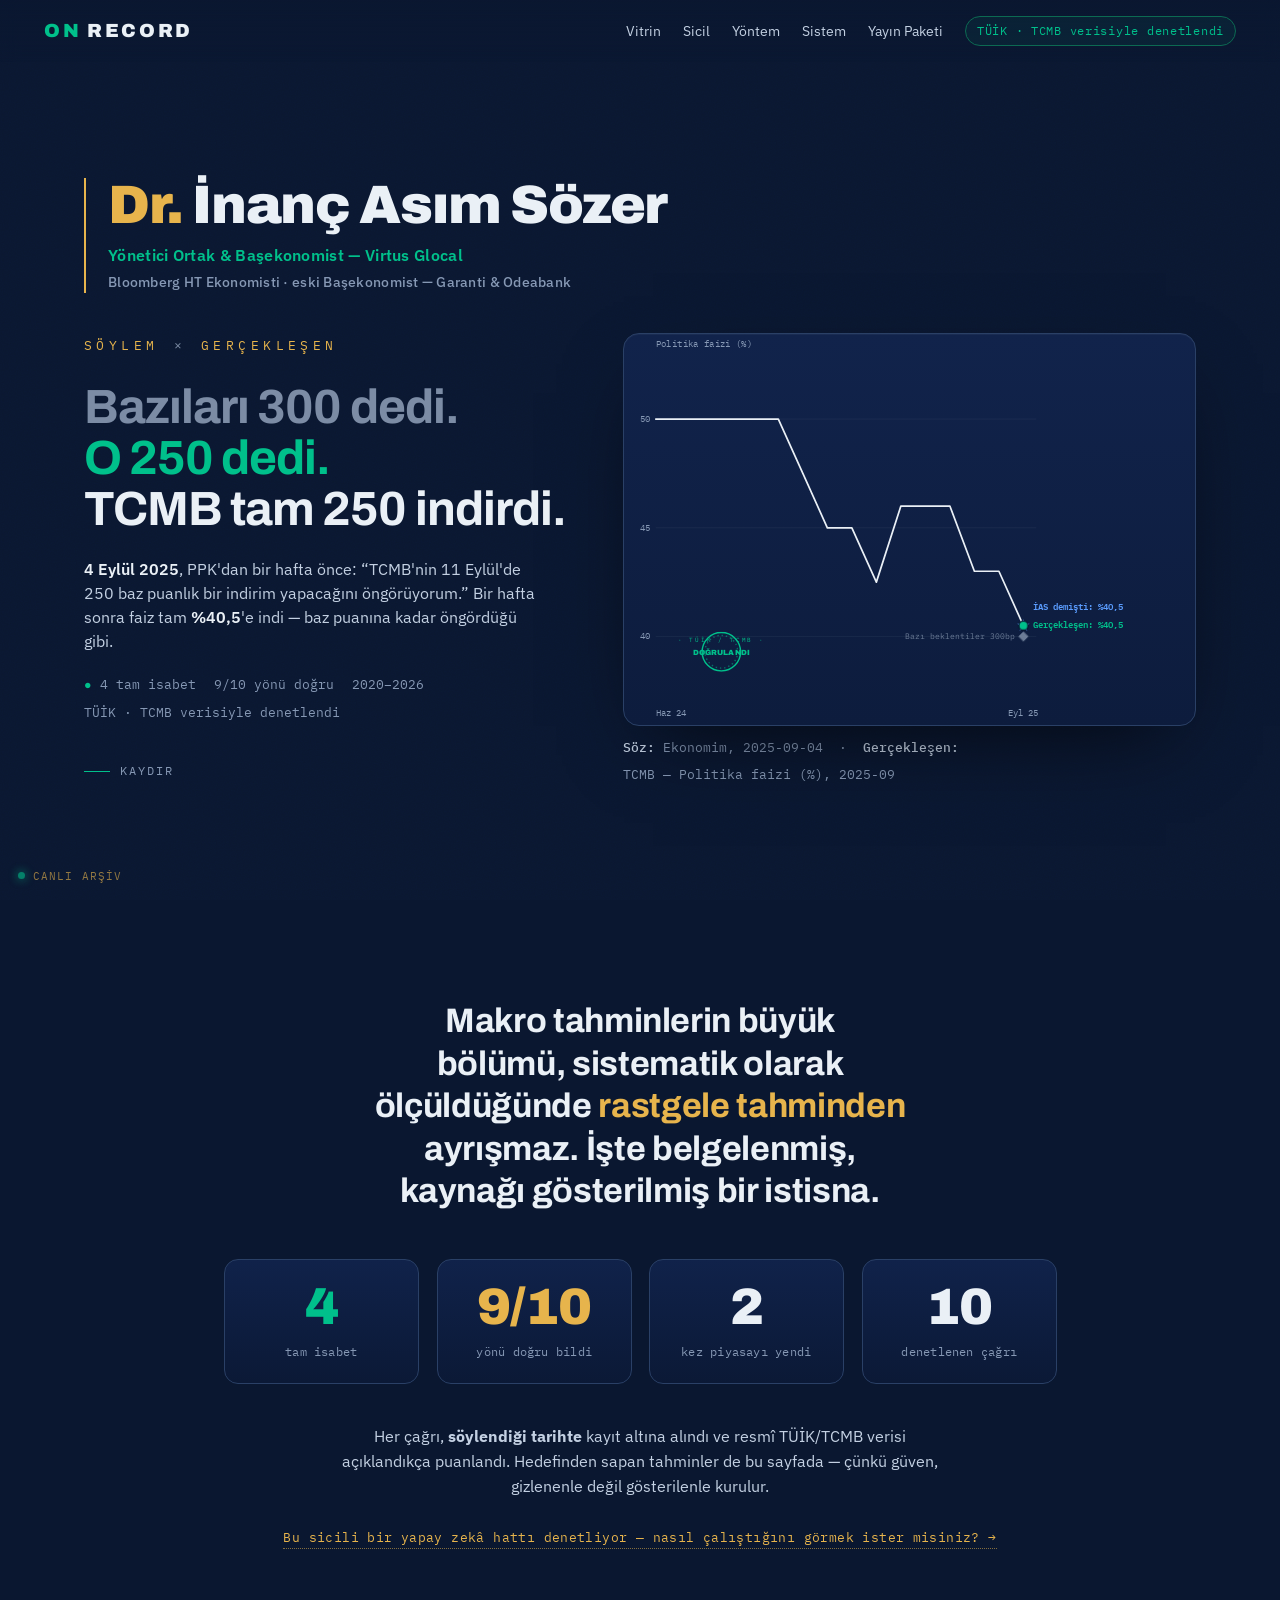
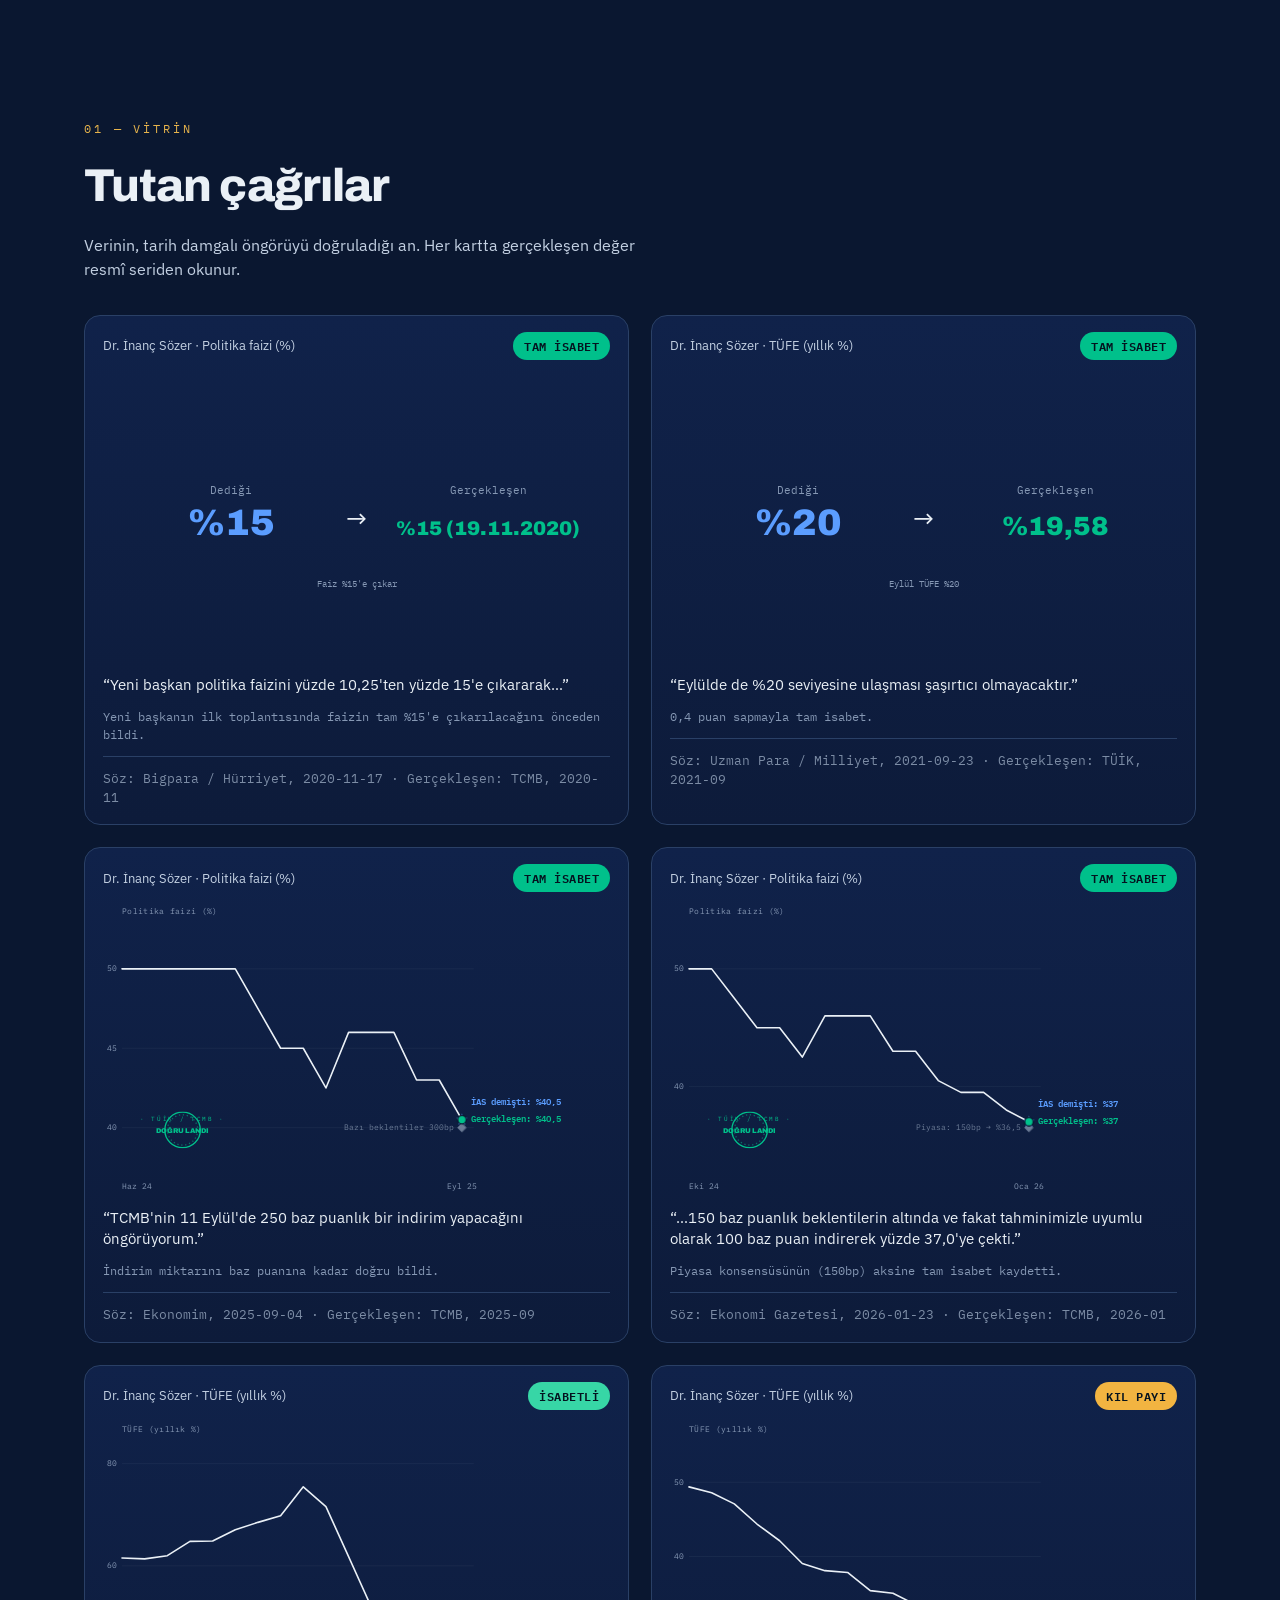
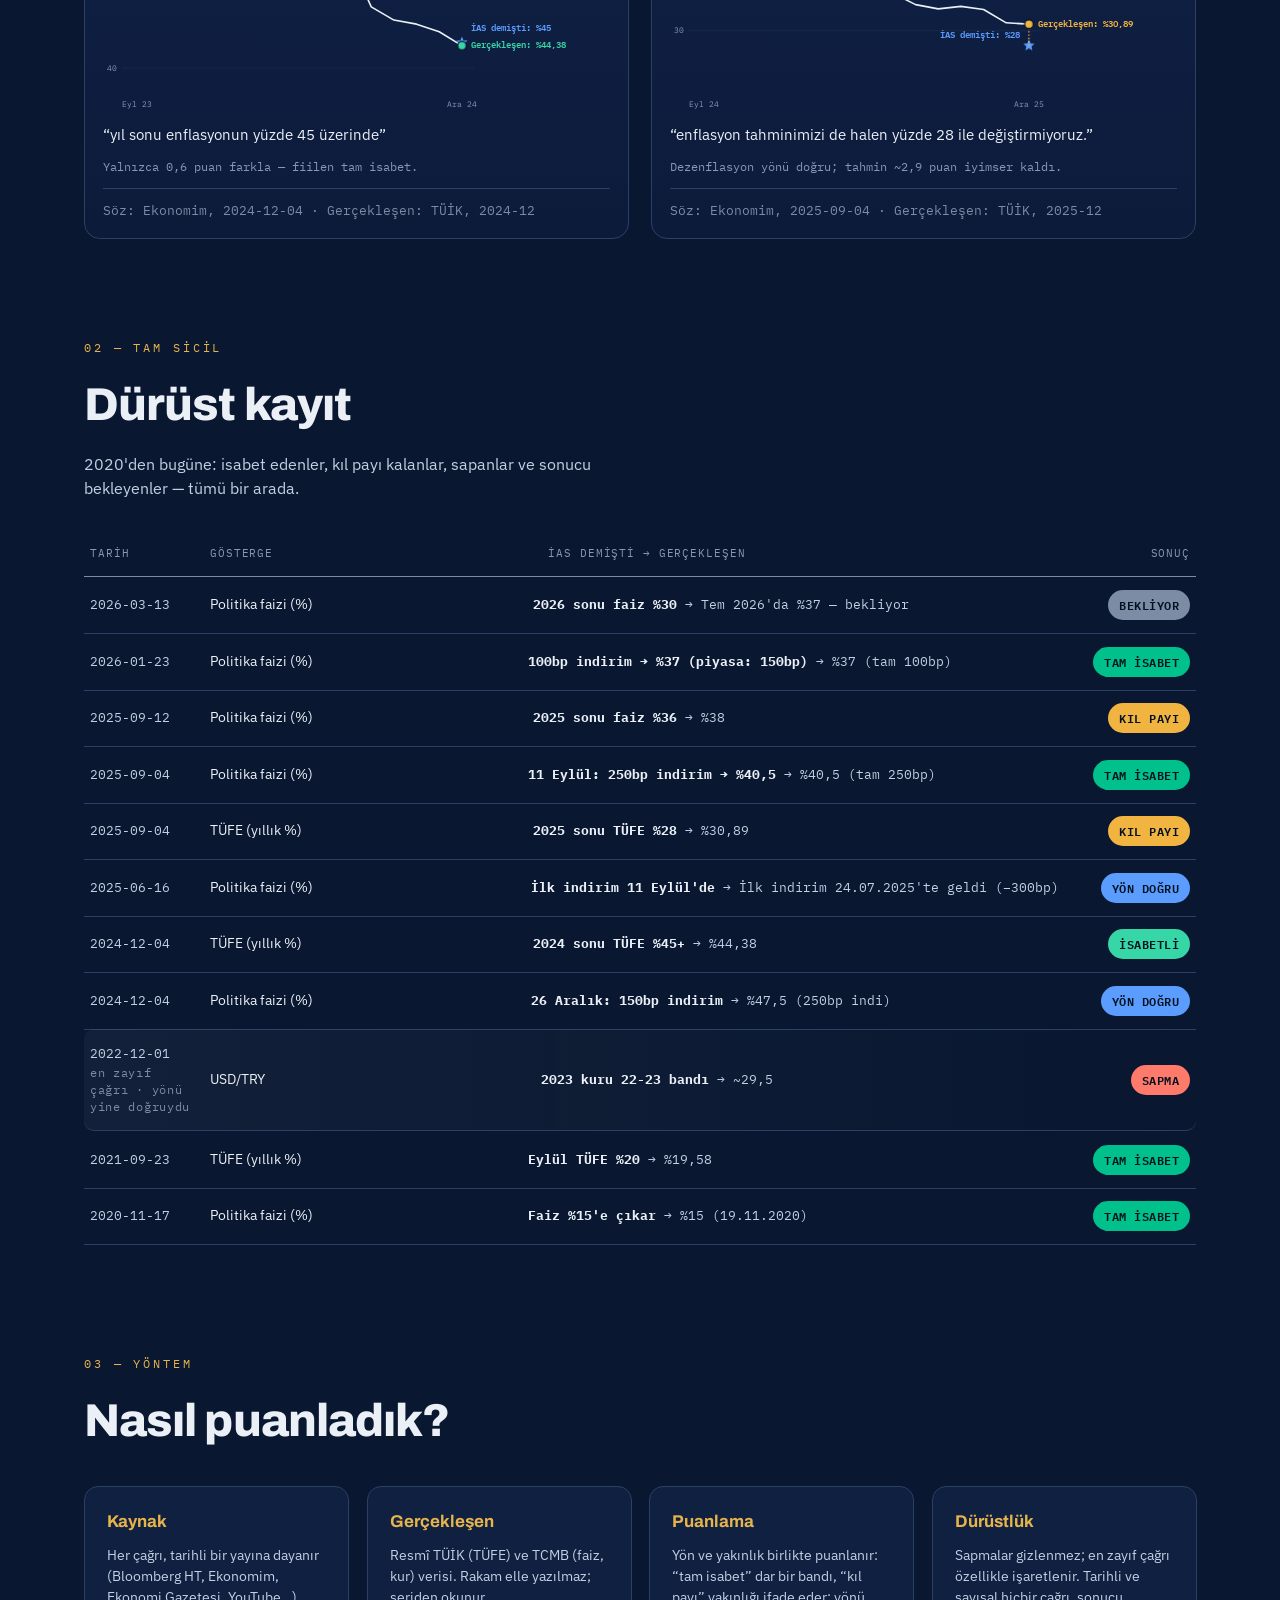
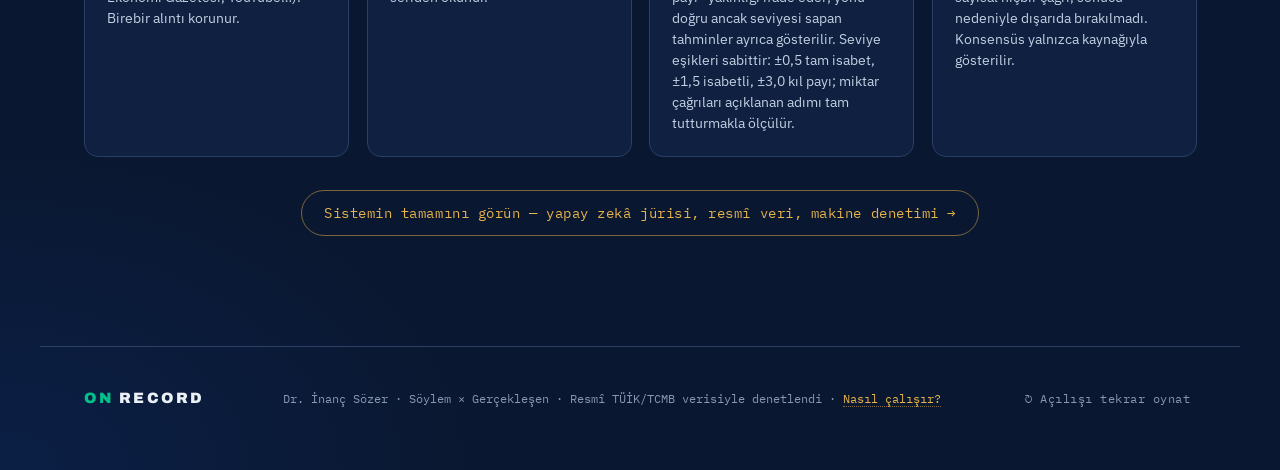
<file: index.html>
<!doctype html>
<html lang="tr">
<head>
<meta charset="utf-8" />
<meta name="viewport" content="width=device-width, initial-scale=1" />
<title>On Record — Dr. İnanç Sözer · Söylem × Gerçekleşen</title>
<meta name="description" content="Dr. İnanç Sözer'in makro çağrıları, resmî TÜİK/TCMB verisiyle tek tek denetlendi. Her söz tarih damgalı; gerçekleşen değer kayıtla örtüşüyor." />
<meta property="og:type" content="website" />
<meta property="og:url" content="https://drinancsozer.com/" />
<meta property="og:title" content="Dr. İnanç Sözer — On Record · Söylem × Gerçekleşen" />
<meta property="og:description" content="Dört tam isabet, on çağrının dokuzunda yön doğru — resmî TÜİK ve TCMB verisiyle denetlendi. Tarihli, kaynaklı, doğrulanmış." />
<meta property="og:image" content="https://drinancsozer.com/og.png" />
<meta property="og:image:width" content="1200" />
<meta property="og:image:height" content="630" />
<meta name="twitter:card" content="summary_large_image" />
<meta name="twitter:title" content="Dr. İnanç Sözer — On Record" />
<meta name="twitter:description" content="Söylem × Gerçekleşen — resmî veriyle doğrulanmış makro çağrılar. Tarihli, denetlenmiş, kaynaklı." />
<meta name="twitter:image" content="https://drinancsozer.com/og.png" />
<!-- installable app (Add to Home Screen) -->
<link rel="manifest" href="manifest.webmanifest" />
<meta name="theme-color" content="#0A1730" />
<link rel="icon" href="icons/icon-192.png" />
<link rel="apple-touch-icon" href="icons/apple-touch-icon.png" />
<meta name="apple-mobile-web-app-capable" content="yes" />
<meta name="apple-mobile-web-app-status-bar-style" content="black-translucent" />
<meta name="apple-mobile-web-app-title" content="On Record" />
<link rel="preconnect" href="https://fonts.googleapis.com">
<link rel="preconnect" href="https://fonts.gstatic.com" crossorigin>
<link href="https://fonts.googleapis.com/css2?family=Archivo:wght@500;700;800;900&family=IBM+Plex+Mono:wght@400;500;600&family=IBM+Plex+Sans:wght@400;500;600;700&display=swap" rel="stylesheet">
<link rel="stylesheet" href="styles.css" />
<link rel="stylesheet" href="gift.css" />
</head>
<body>
<div class="grain" aria-hidden="true"></div>
<div class="live-badge" aria-hidden="true"><span class="gg-dot"></span>CANLI ARŞİV</div>

<header class="topbar">
  <div class="wordmark"><span>ON</span> RECORD</div>
  <nav class="topnav">
    <a href="#vitrin">Vitrin</a>
    <a href="#defter">Sicil</a>
    <a href="#yontem">Yöntem</a>
    <a href="sistem/">Sistem</a>
    <a href="media/">Yayın Paketi</a>
    <span class="src-pill">TÜİK · TCMB verisiyle denetlendi</span>
  </nav>
</header>

<!-- HERO: the "Ben Demiştim" reveal -->
<section class="hero" id="hero">
  <div class="hero-authority">
    <h1 class="ha-name"><span class="dr">Dr.</span> İnanç Asım Sözer</h1>
    <div class="ha-titles">
      <span class="ha-primary">Yönetici Ortak &amp; Başekonomist — Virtus Glocal</span>
      <span class="ha-media">Bloomberg HT Ekonomisti · eski Başekonomist — Garanti &amp; Odeabank</span>
    </div>
  </div>
  <div class="hero-grid">
    <div class="hero-copy">
      <div class="eyebrow">SÖYLEM <span class="x">×</span> GERÇEKLEŞEN</div>
      <div class="hero-quote" id="heroQuote"></div>
      <div class="hero-said" id="heroSaid"></div>
      <div class="hero-meta" id="heroMeta"></div>
      <div class="scrollcue" aria-hidden="true"><span></span>kaydır</div>
    </div>
    <figure class="hero-chart">
      <div class="chart-mount" id="heroChart"></div>
      <figcaption class="prov" id="heroProv"></figcaption>
    </figure>
  </div>
</section>

<!-- THESIS / earned status -->
<section class="thesis">
  <p class="thesis-lead">
    Makro tahminlerin büyük bölümü, sistematik olarak ölçüldüğünde <em>rastgele tahminden</em> ayrışmaz.
    İşte belgelenmiş, kaynağı gösterilmiş bir istisna.
  </p>
  <div class="stats" id="stats"></div>
  <p class="thesis-note">
    Her çağrı, <strong>söylendiği tarihte</strong> kayıt altına alındı ve resmî TÜİK/TCMB verisi
    açıklandıkça puanlandı. Hedefinden sapan tahminler de bu sayfada — çünkü güven, gizlenenle değil gösterilenle kurulur.
  </p>
  <p class="how-tease"><a href="sistem/">Bu sicili bir yapay zekâ hattı denetliyor — nasıl çalıştığını görmek ister misiniz? →</a></p>
</section>

<!-- SHOWCASE -->
<section class="showcase" id="vitrin">
  <div class="section-head">
    <div class="kicker">01 — VİTRİN</div>
    <h2>Tutan çağrılar</h2>
    <p>Verinin, tarih damgalı öngörüyü doğruladığı an. Her kartta gerçekleşen değer resmî seriden okunur.</p>
  </div>
  <div class="cards" id="showcase"></div>
</section>

<!-- LEDGER -->
<section class="ledger" id="defter">
  <div class="section-head">
    <div class="kicker">02 — TAM SİCİL</div>
    <h2>Dürüst kayıt</h2>
    <p>2020'den bugüne: isabet edenler, kıl payı kalanlar, sapanlar ve sonucu bekleyenler — tümü bir arada.</p>
  </div>
  <div class="ledger-table" id="ledger"></div>
</section>

<!-- METHOD -->
<section class="method" id="yontem">
  <div class="section-head"><div class="kicker">03 — YÖNTEM</div><h2>Nasıl puanladık?</h2></div>
  <div class="method-grid">
    <div class="m-card"><h3>Kaynak</h3><p>Her çağrı, tarihli bir yayına dayanır (Bloomberg HT, Ekonomim, Ekonomi Gazetesi, YouTube…). Birebir alıntı korunur.</p></div>
    <div class="m-card"><h3>Gerçekleşen</h3><p>Resmî TÜİK (TÜFE) ve TCMB (faiz, kur) verisi. Rakam elle yazılmaz; seriden okunur.</p></div>
    <div class="m-card"><h3>Puanlama</h3><p>Yön ve yakınlık birlikte puanlanır: “tam isabet” dar bir bandı, “kıl payı” yakınlığı ifade eder; yönü doğru ancak seviyesi sapan tahminler ayrıca gösterilir. Seviye eşikleri sabittir: ±0,5 tam isabet, ±1,5 isabetli, ±3,0 kıl payı; miktar çağrıları açıklanan adımı tam tutturmakla ölçülür.</p></div>
    <div class="m-card"><h3>Dürüstlük</h3><p>Sapmalar gizlenmez; en zayıf çağrı özellikle işaretlenir. Tarihli ve sayısal hiçbir çağrı, sonucu nedeniyle dışarıda bırakılmadı. Konsensüs yalnızca kaynağıyla gösterilir.</p></div>
  </div>
  <div class="method-cta"><a href="sistem/">Sistemin tamamını görün — yapay zekâ jürisi, resmî veri, makine denetimi →</a></div>
</section>

<footer class="foot">
  <div class="wordmark small"><span>ON</span> RECORD</div>
  <div class="foot-note">Dr. İnanç Sözer · Söylem × Gerçekleşen · Resmî TÜİK/TCMB verisiyle denetlendi · <a class="foot-sys" href="sistem/">Nasıl çalışır?</a></div>
  <button class="replay-link" id="replayOpen" type="button">↻ Açılışı tekrar oynat</button>
</footer>

<script src="data.js"></script>
<script src="app.js"></script>
</body>
</html>
</file>
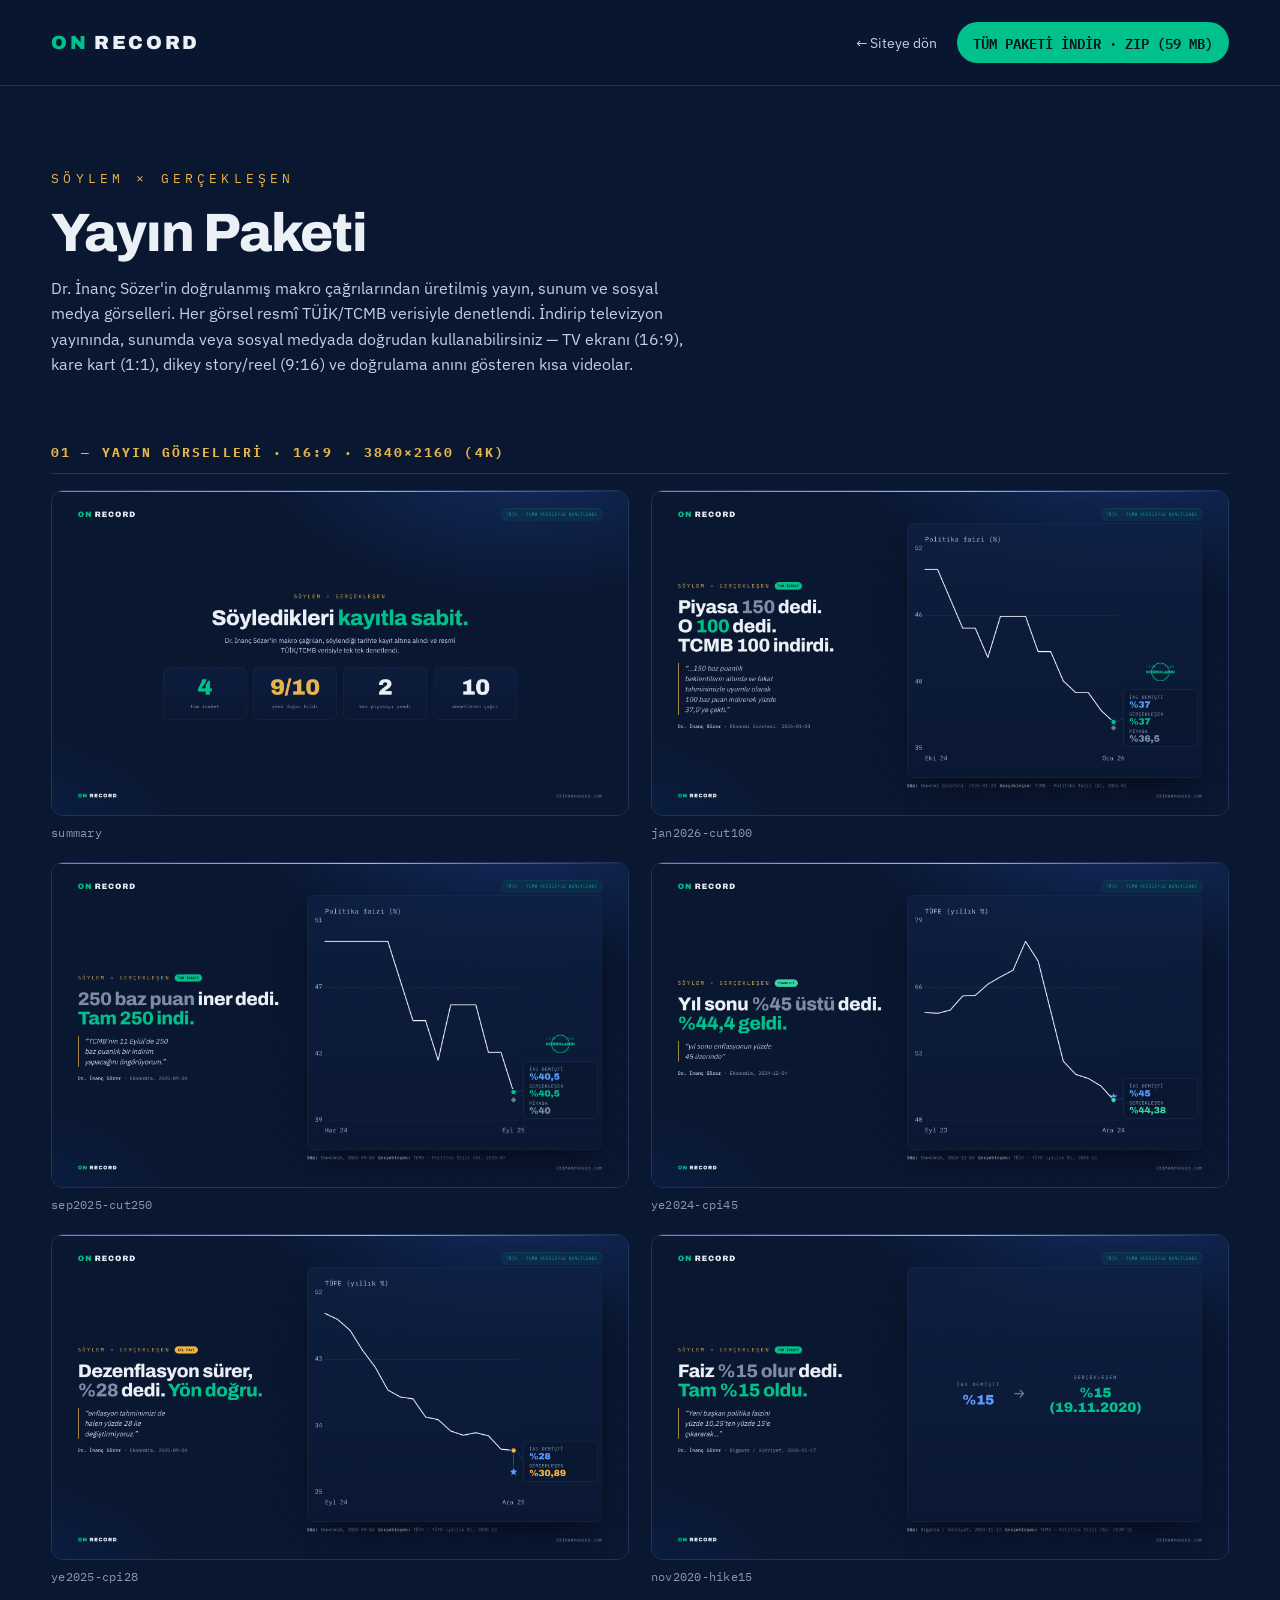
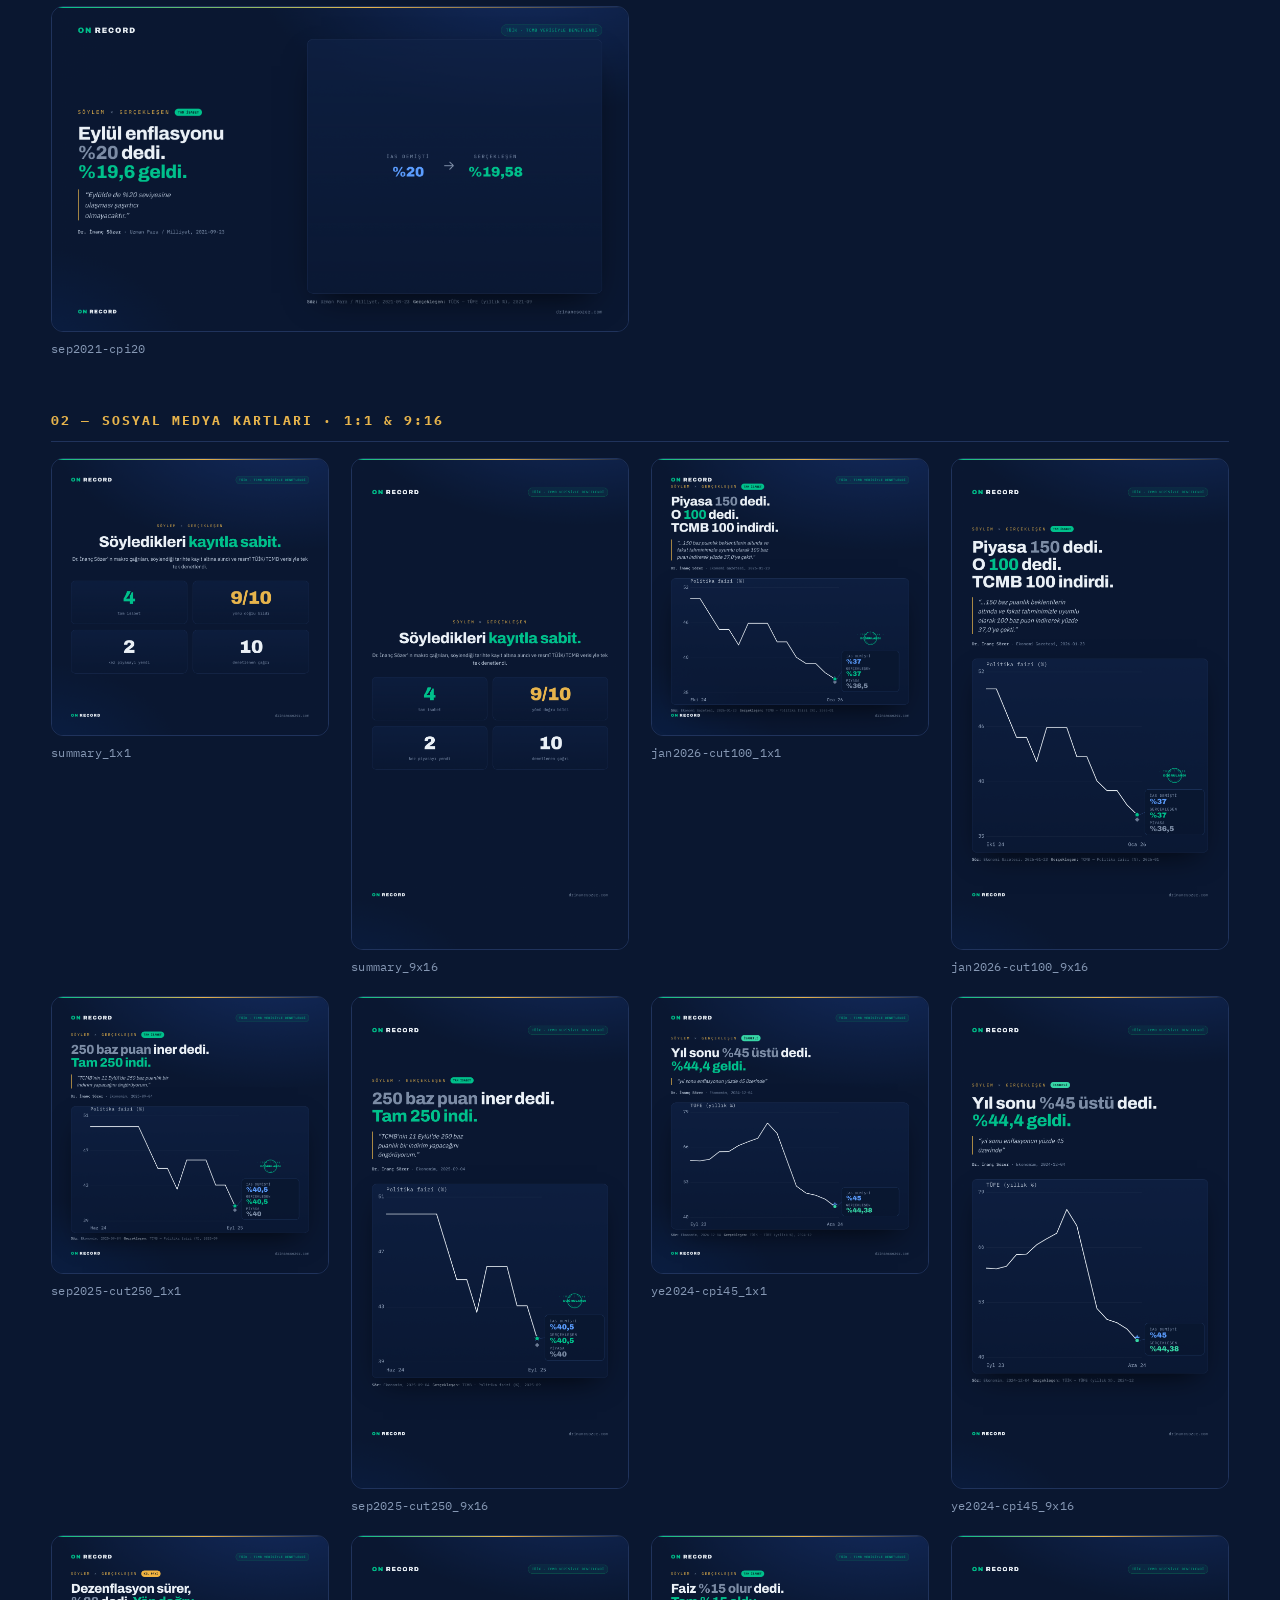
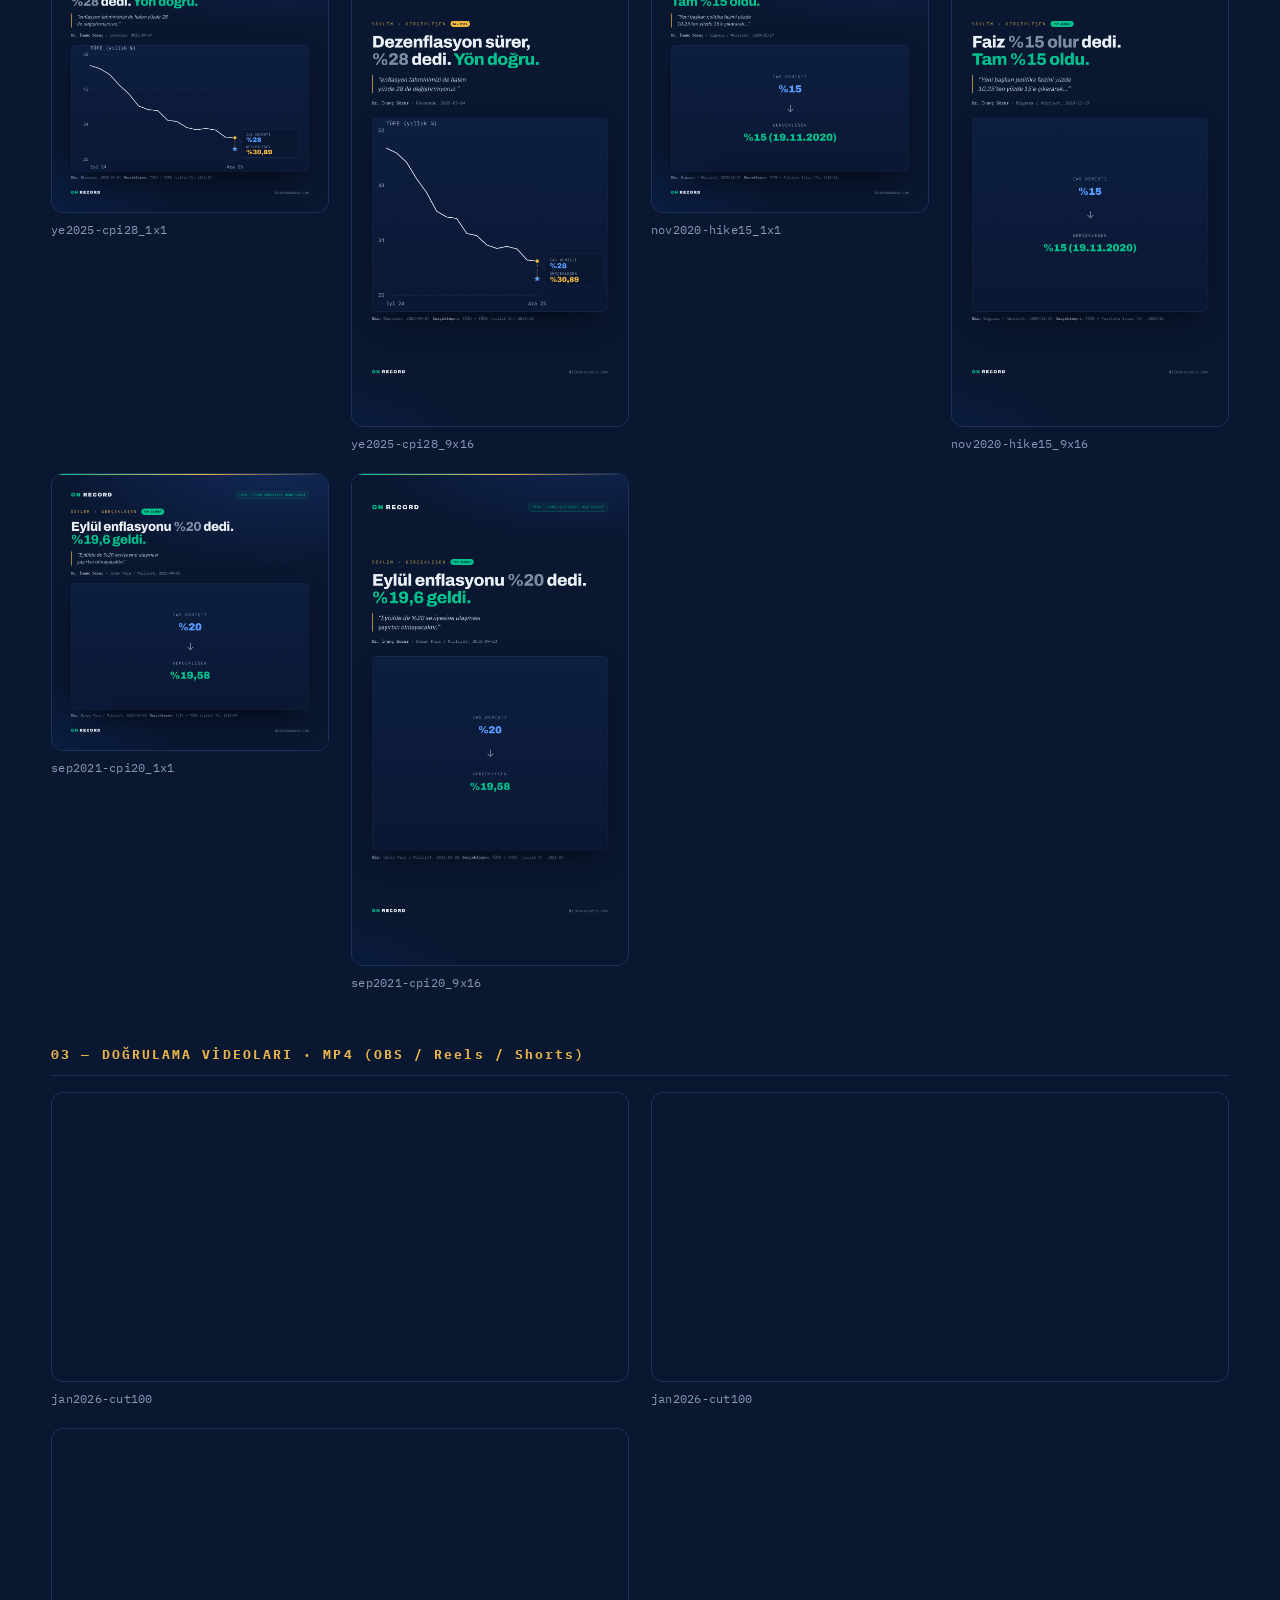
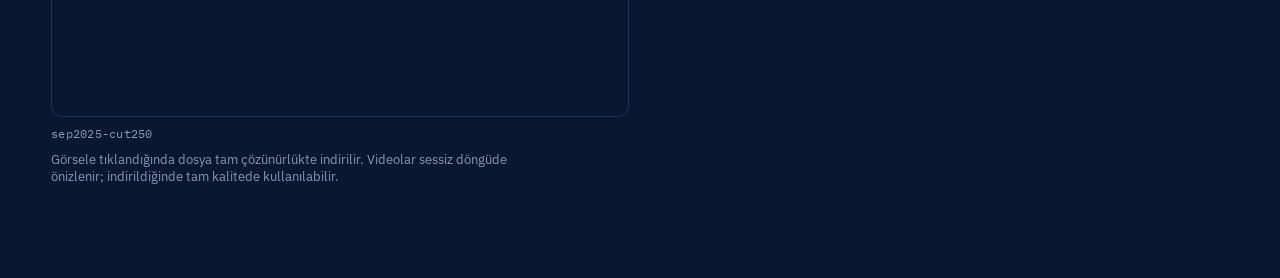
<file: media/index.html>
<!doctype html>
<html lang="tr"><head><meta charset="utf-8">
<meta name="viewport" content="width=device-width, initial-scale=1">
<title>On Record — Yayın Paketi · Dr. İnanç Sözer</title>
<link href="https://fonts.googleapis.com/css2?family=Archivo:wght@700;800;900&family=IBM+Plex+Mono:wght@400;500&family=IBM+Plex+Sans:wght@400;500;600&display=swap" rel="stylesheet">
<style>
 :root{--navy:#0A1730;--ink:#EAF0F6;--ink2:#c3d0e2;--muted:#8698b4;--line:#20335c;--confirm:#00C08B;--gold:#E7B44C}
 *{box-sizing:border-box}
 body{margin:0;color:var(--ink);font-family:'IBM Plex Sans',system-ui,sans-serif;
   background:radial-gradient(1200px 700px at 80% -8%,#12295a 0,transparent 60%),var(--navy);padding:0 0 80px}
 .top{display:flex;align-items:center;justify-content:space-between;gap:16px;flex-wrap:wrap;
   padding:22px clamp(18px,4vw,54px);border-bottom:1px solid var(--line);position:sticky;top:0;
   background:rgba(10,23,48,.86);backdrop-filter:blur(9px);z-index:5}
 .wm{font-family:Archivo,sans-serif;font-weight:900;letter-spacing:.14em;font-size:19px}.wm span{color:var(--confirm)}
 .top a{color:var(--ink2);text-decoration:none;font-size:14px} .top a:hover{color:var(--ink)}
 .dl{font-family:'IBM Plex Mono',monospace;font-size:13px;color:#04121f !important;background:var(--confirm);
   padding:9px 16px;border-radius:999px;font-weight:600}
 header.hero{padding:clamp(40px,7vw,84px) clamp(18px,4vw,54px) 10px;max-width:1000px}
 header .ey{font-family:'IBM Plex Mono',monospace;letter-spacing:.32em;color:var(--gold);font-size:13px}
 header h1{font-family:Archivo,sans-serif;font-weight:800;letter-spacing:-.02em;line-height:1.05;
   font-size:clamp(30px,5vw,54px);margin:18px 0 14px}
 header p{color:var(--ink2);max-width:64ch;line-height:1.6;font-size:16px;margin:0}
 h2{font-family:'IBM Plex Mono',monospace;color:var(--gold);letter-spacing:.16em;font-size:13px;
   margin:56px clamp(18px,4vw,54px) 16px;padding:0 0 12px;border-bottom:1px solid var(--line);max-width:1400px}
 .grid{display:grid;gap:22px;padding:0 clamp(18px,4vw,54px);max-width:1500px}
 .b{grid-template-columns:repeat(2,1fr)} .s{grid-template-columns:repeat(4,1fr)} .m{grid-template-columns:repeat(2,1fr)}
 .fig{text-decoration:none;color:inherit} figure{margin:0}
 img,video{width:100%;display:block;border:1px solid var(--line);border-radius:12px;background:#0A1730;
   transition:transform .25s ease,border-color .25s ease}
 .fig:hover img,.fig:hover video{transform:translateY(-3px);border-color:var(--confirm)}
 figcaption{font-family:'IBM Plex Mono',monospace;font-size:12px;color:var(--muted);margin-top:9px;letter-spacing:.02em}
 .note{color:var(--muted);font-size:13px;padding:0 clamp(18px,4vw,54px);max-width:70ch;margin-top:10px}
 @media(max-width:820px){.s{grid-template-columns:repeat(2,1fr)}.b,.m{grid-template-columns:1fr}}
</style></head><body>
<div class="top">
  <div class="wm"><span>ON</span> RECORD</div>
  <div style="display:flex;align-items:center;gap:20px">
    <a href="../index.html">← Siteye dön</a>
    <a class="dl" href="on-record-yayin-paketi.zip" download>TÜM PAKETİ İNDİR · ZIP (59 MB)</a>
  </div>
</div>
<header class="hero">
  <div class="ey">SÖYLEM × GERÇEKLEŞEN</div>
  <h1>Yayın Paketi</h1>
  <p>Dr. İnanç Sözer'in doğrulanmış makro çağrılarından üretilmiş yayın, sunum ve sosyal medya görselleri.
  Her görsel resmî TÜİK/TCMB verisiyle denetlendi. İndirip televizyon yayınında, sunumda veya sosyal medyada doğrudan kullanabilirsiniz —
  TV ekranı (16:9), kare kart (1:1), dikey story/reel (9:16) ve doğrulama anını gösteren kısa videolar.</p>
</header>
<h2>01 — YAYIN GÖRSELLERİ · 16:9 · 3840×2160 (4K)</h2><div class="grid b"><a class="fig" href="broadcast/summary_16x9.png" download><figure><img loading="lazy" src="broadcast/summary_16x9.png"><figcaption>summary</figcaption></figure></a><a class="fig" href="broadcast/jan2026-cut100_16x9.png" download><figure><img loading="lazy" src="broadcast/jan2026-cut100_16x9.png"><figcaption>jan2026-cut100</figcaption></figure></a><a class="fig" href="broadcast/sep2025-cut250_16x9.png" download><figure><img loading="lazy" src="broadcast/sep2025-cut250_16x9.png"><figcaption>sep2025-cut250</figcaption></figure></a><a class="fig" href="broadcast/ye2024-cpi45_16x9.png" download><figure><img loading="lazy" src="broadcast/ye2024-cpi45_16x9.png"><figcaption>ye2024-cpi45</figcaption></figure></a><a class="fig" href="broadcast/ye2025-cpi28_16x9.png" download><figure><img loading="lazy" src="broadcast/ye2025-cpi28_16x9.png"><figcaption>ye2025-cpi28</figcaption></figure></a><a class="fig" href="broadcast/nov2020-hike15_16x9.png" download><figure><img loading="lazy" src="broadcast/nov2020-hike15_16x9.png"><figcaption>nov2020-hike15</figcaption></figure></a><a class="fig" href="broadcast/sep2021-cpi20_16x9.png" download><figure><img loading="lazy" src="broadcast/sep2021-cpi20_16x9.png"><figcaption>sep2021-cpi20</figcaption></figure></a></div>
<h2>02 — SOSYAL MEDYA KARTLARI · 1:1 & 9:16</h2><div class="grid s"><a class="fig" href="social/summary_1x1.png" download><figure><img loading="lazy" src="social/summary_1x1.png"><figcaption>summary_1x1</figcaption></figure></a><a class="fig" href="social/summary_9x16.png" download><figure><img loading="lazy" src="social/summary_9x16.png"><figcaption>summary_9x16</figcaption></figure></a><a class="fig" href="social/jan2026-cut100_1x1.png" download><figure><img loading="lazy" src="social/jan2026-cut100_1x1.png"><figcaption>jan2026-cut100_1x1</figcaption></figure></a><a class="fig" href="social/jan2026-cut100_9x16.png" download><figure><img loading="lazy" src="social/jan2026-cut100_9x16.png"><figcaption>jan2026-cut100_9x16</figcaption></figure></a><a class="fig" href="social/sep2025-cut250_1x1.png" download><figure><img loading="lazy" src="social/sep2025-cut250_1x1.png"><figcaption>sep2025-cut250_1x1</figcaption></figure></a><a class="fig" href="social/sep2025-cut250_9x16.png" download><figure><img loading="lazy" src="social/sep2025-cut250_9x16.png"><figcaption>sep2025-cut250_9x16</figcaption></figure></a><a class="fig" href="social/ye2024-cpi45_1x1.png" download><figure><img loading="lazy" src="social/ye2024-cpi45_1x1.png"><figcaption>ye2024-cpi45_1x1</figcaption></figure></a><a class="fig" href="social/ye2024-cpi45_9x16.png" download><figure><img loading="lazy" src="social/ye2024-cpi45_9x16.png"><figcaption>ye2024-cpi45_9x16</figcaption></figure></a><a class="fig" href="social/ye2025-cpi28_1x1.png" download><figure><img loading="lazy" src="social/ye2025-cpi28_1x1.png"><figcaption>ye2025-cpi28_1x1</figcaption></figure></a><a class="fig" href="social/ye2025-cpi28_9x16.png" download><figure><img loading="lazy" src="social/ye2025-cpi28_9x16.png"><figcaption>ye2025-cpi28_9x16</figcaption></figure></a><a class="fig" href="social/nov2020-hike15_1x1.png" download><figure><img loading="lazy" src="social/nov2020-hike15_1x1.png"><figcaption>nov2020-hike15_1x1</figcaption></figure></a><a class="fig" href="social/nov2020-hike15_9x16.png" download><figure><img loading="lazy" src="social/nov2020-hike15_9x16.png"><figcaption>nov2020-hike15_9x16</figcaption></figure></a><a class="fig" href="social/sep2021-cpi20_1x1.png" download><figure><img loading="lazy" src="social/sep2021-cpi20_1x1.png"><figcaption>sep2021-cpi20_1x1</figcaption></figure></a><a class="fig" href="social/sep2021-cpi20_9x16.png" download><figure><img loading="lazy" src="social/sep2021-cpi20_9x16.png"><figcaption>sep2021-cpi20_9x16</figcaption></figure></a></div>
<h2>03 — DOĞRULAMA VİDEOLARI · MP4 (OBS / Reels / Shorts)</h2><div class="grid m"><a class="fig" href="motion/jan2026-cut100_16x9.mp4" download><figure><video src="motion/jan2026-cut100_16x9.mp4" autoplay loop muted playsinline></video><figcaption>jan2026-cut100</figcaption></figure></a><a class="fig" href="motion/jan2026-cut100_9x16.mp4" download><figure><video src="motion/jan2026-cut100_9x16.mp4" autoplay loop muted playsinline></video><figcaption>jan2026-cut100</figcaption></figure></a><a class="fig" href="motion/sep2025-cut250_16x9.mp4" download><figure><video src="motion/sep2025-cut250_16x9.mp4" autoplay loop muted playsinline></video><figcaption>sep2025-cut250</figcaption></figure></a></div>
<p class="note">Görsele tıklandığında dosya tam çözünürlükte indirilir. Videolar sessiz döngüde önizlenir; indirildiğinde tam kalitede kullanılabilir.</p>
</body></html>
</file>
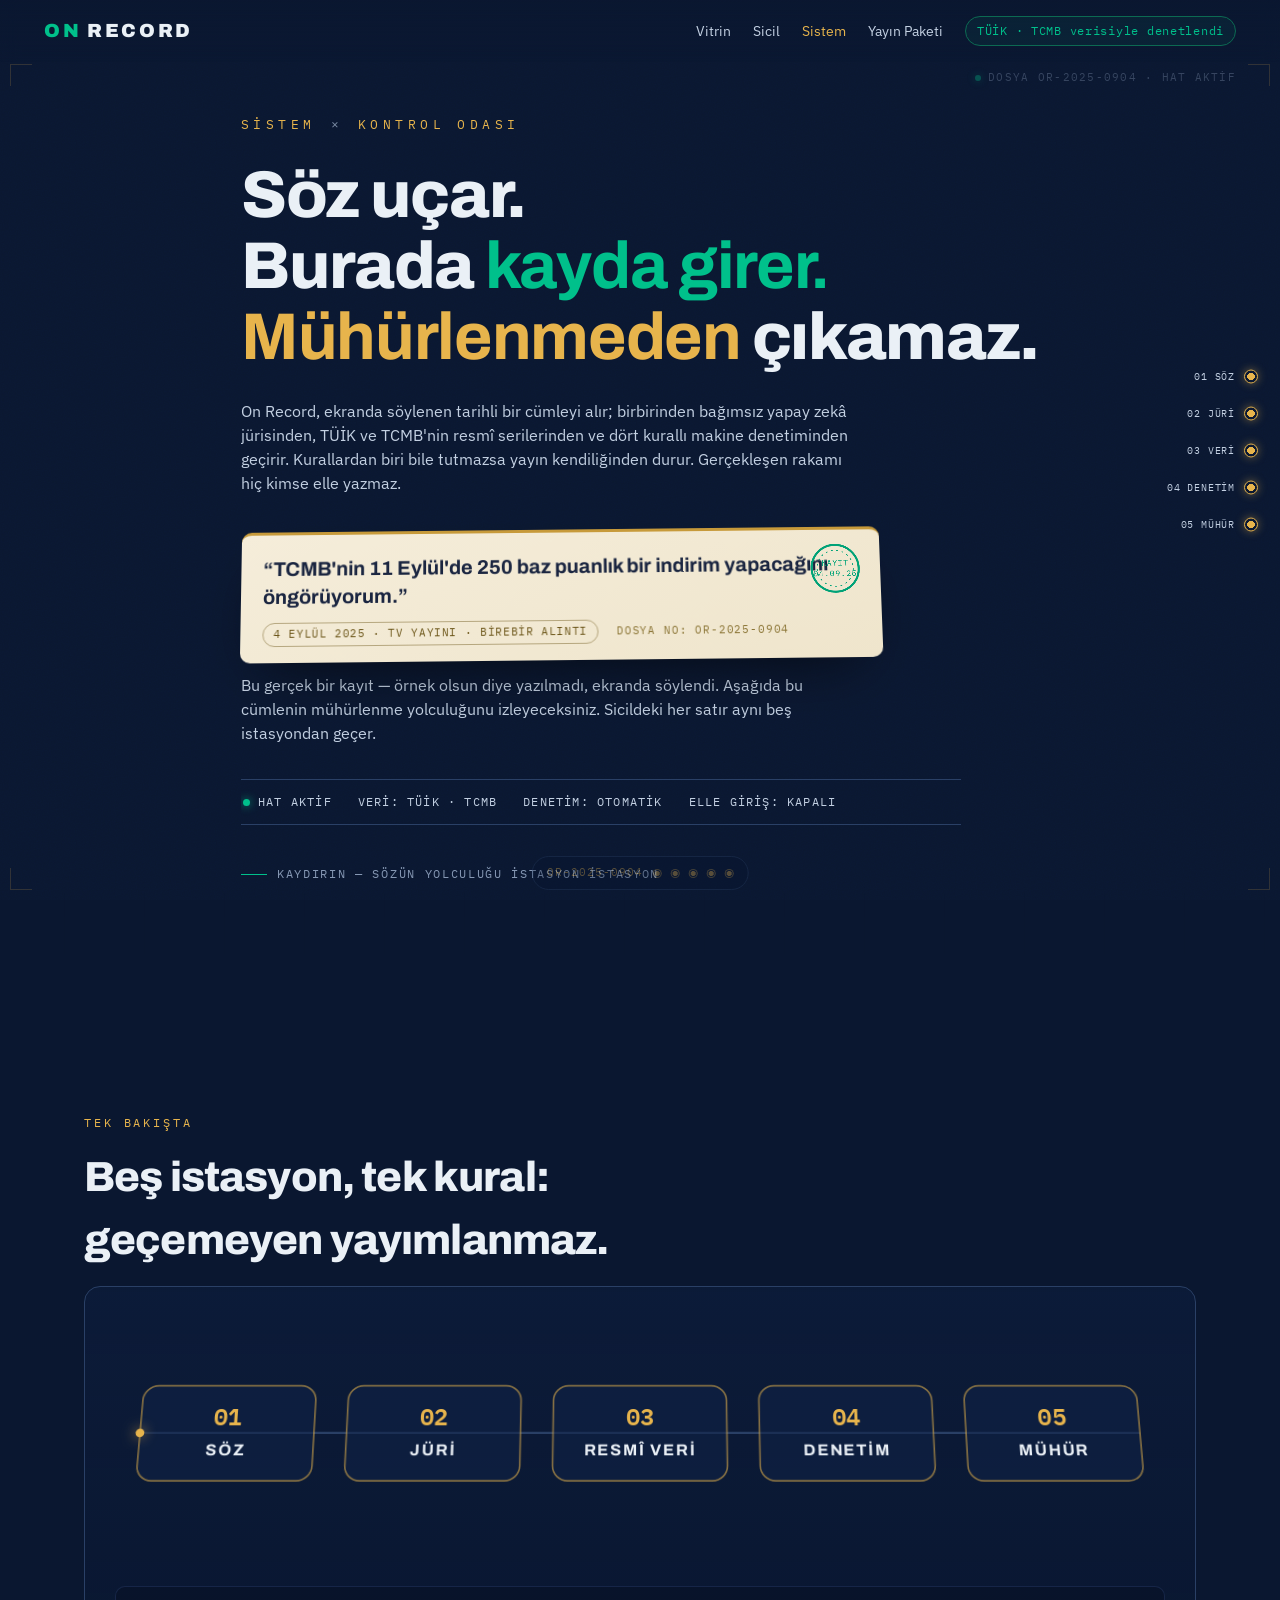
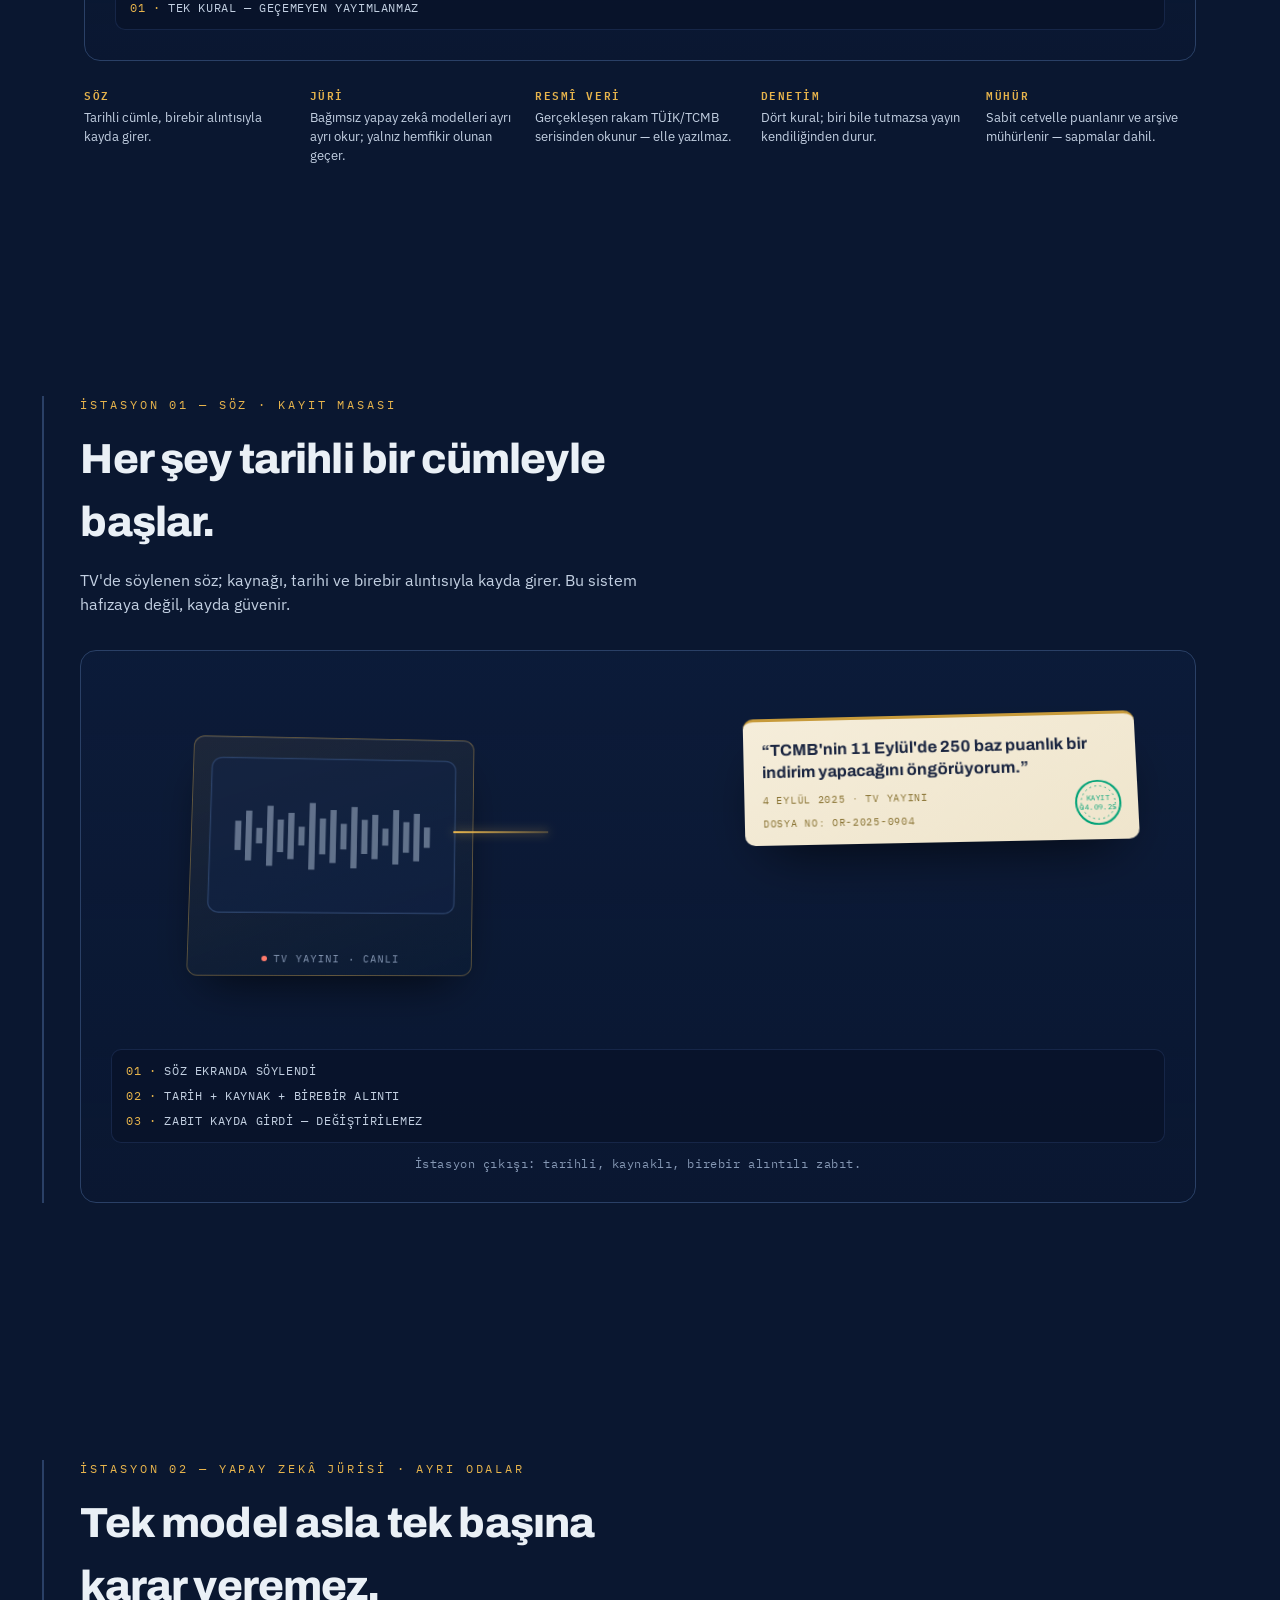
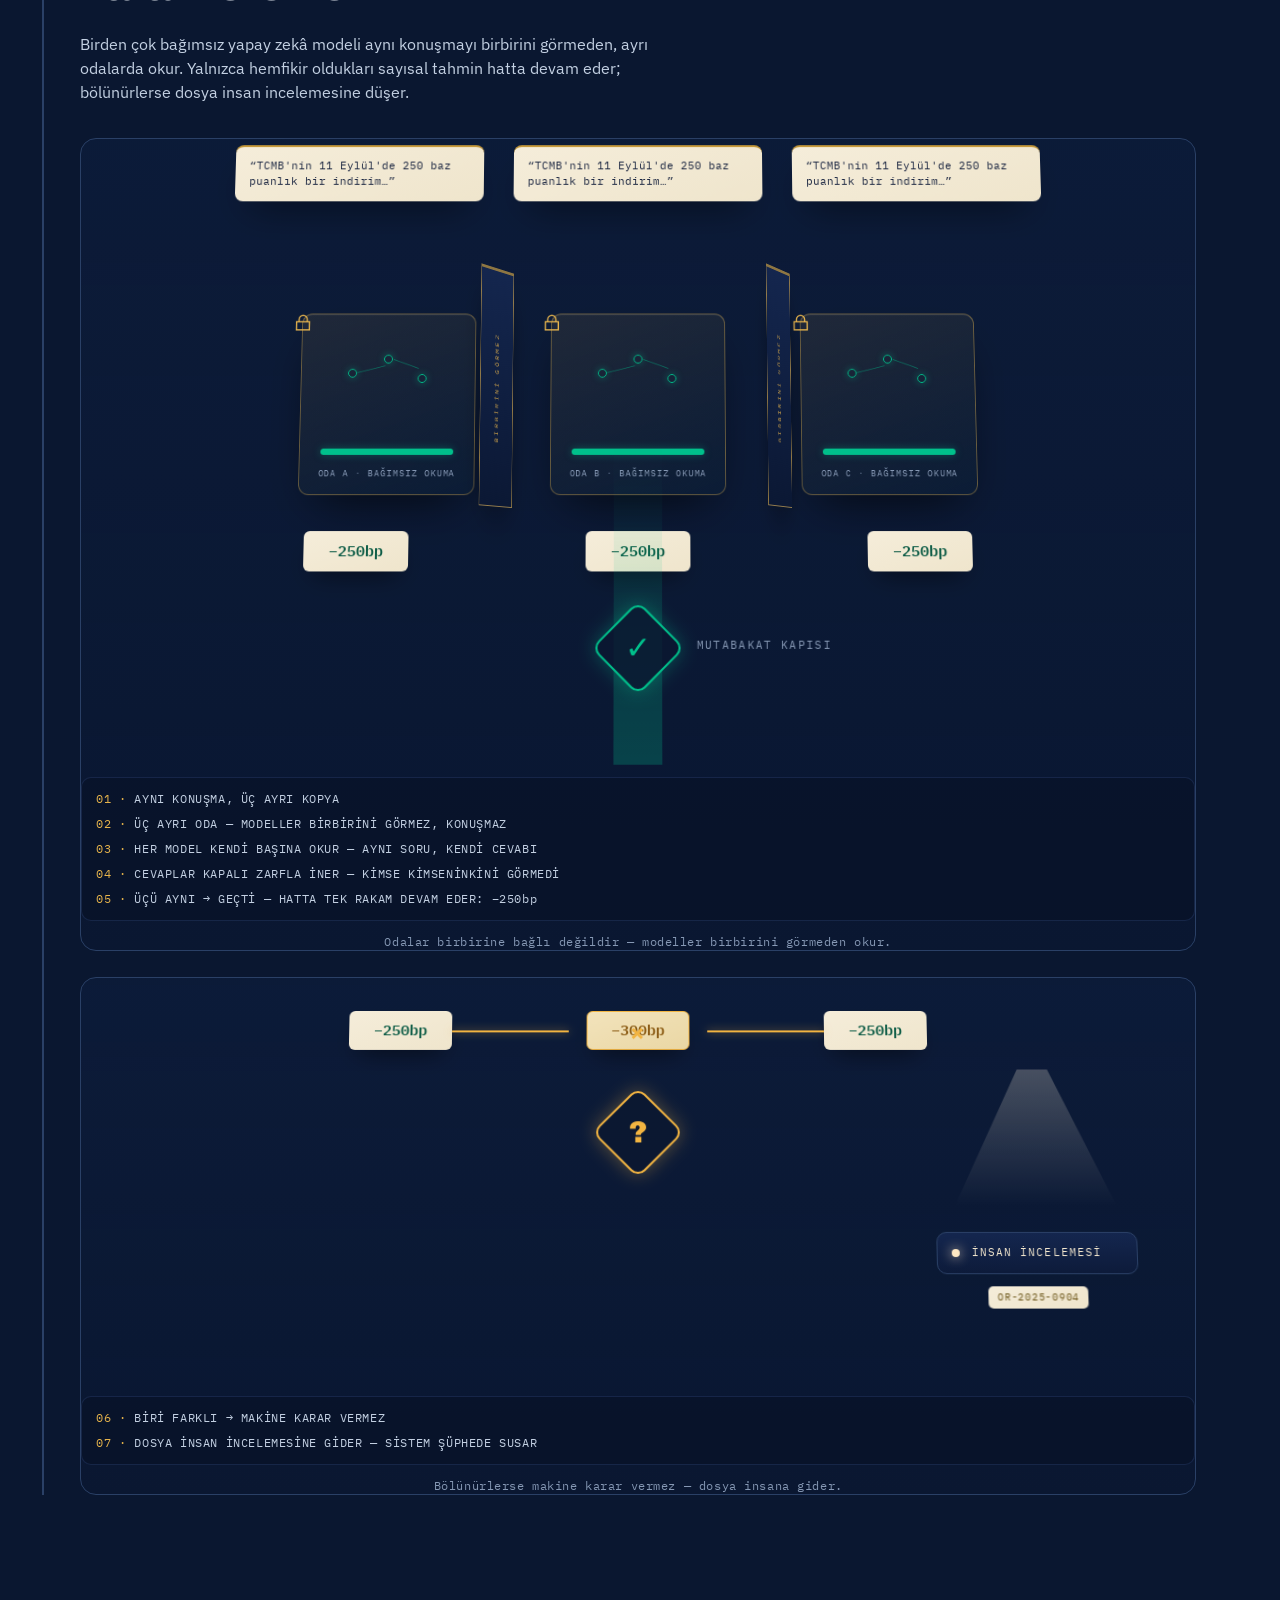
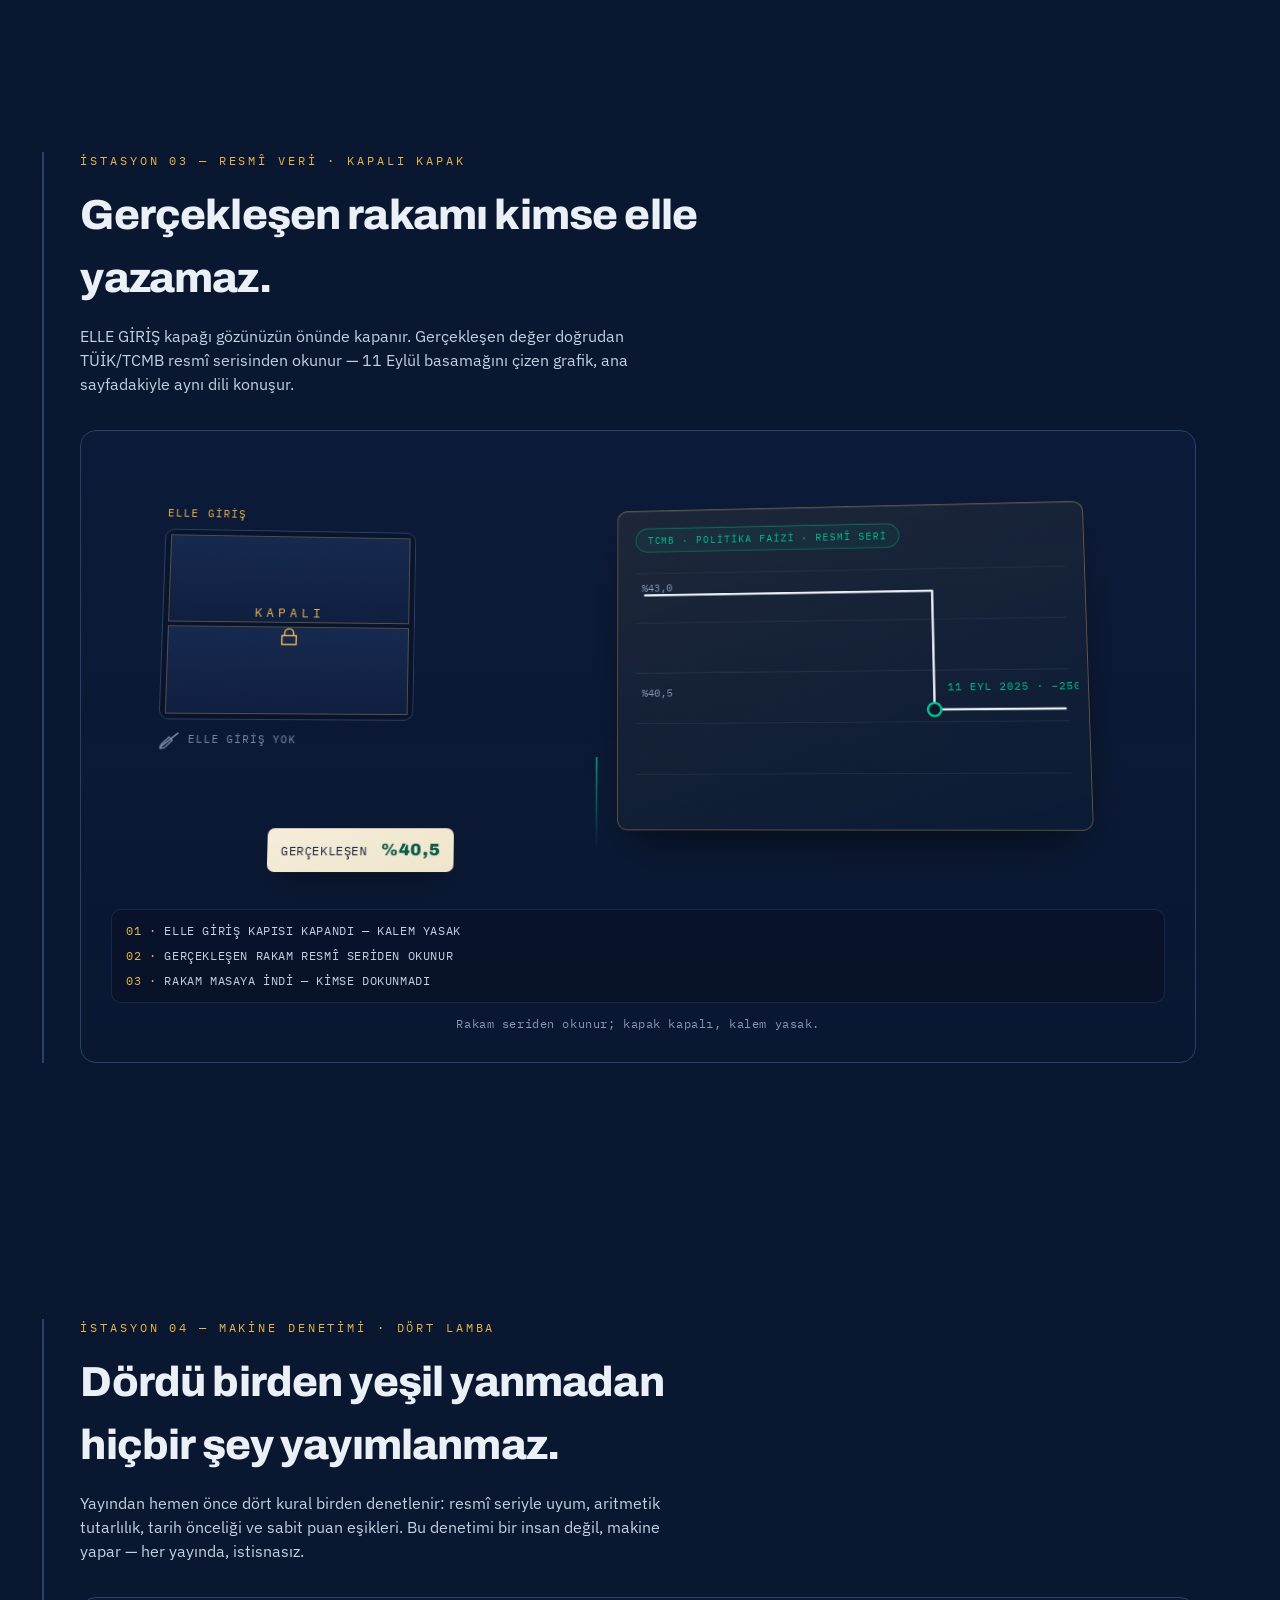
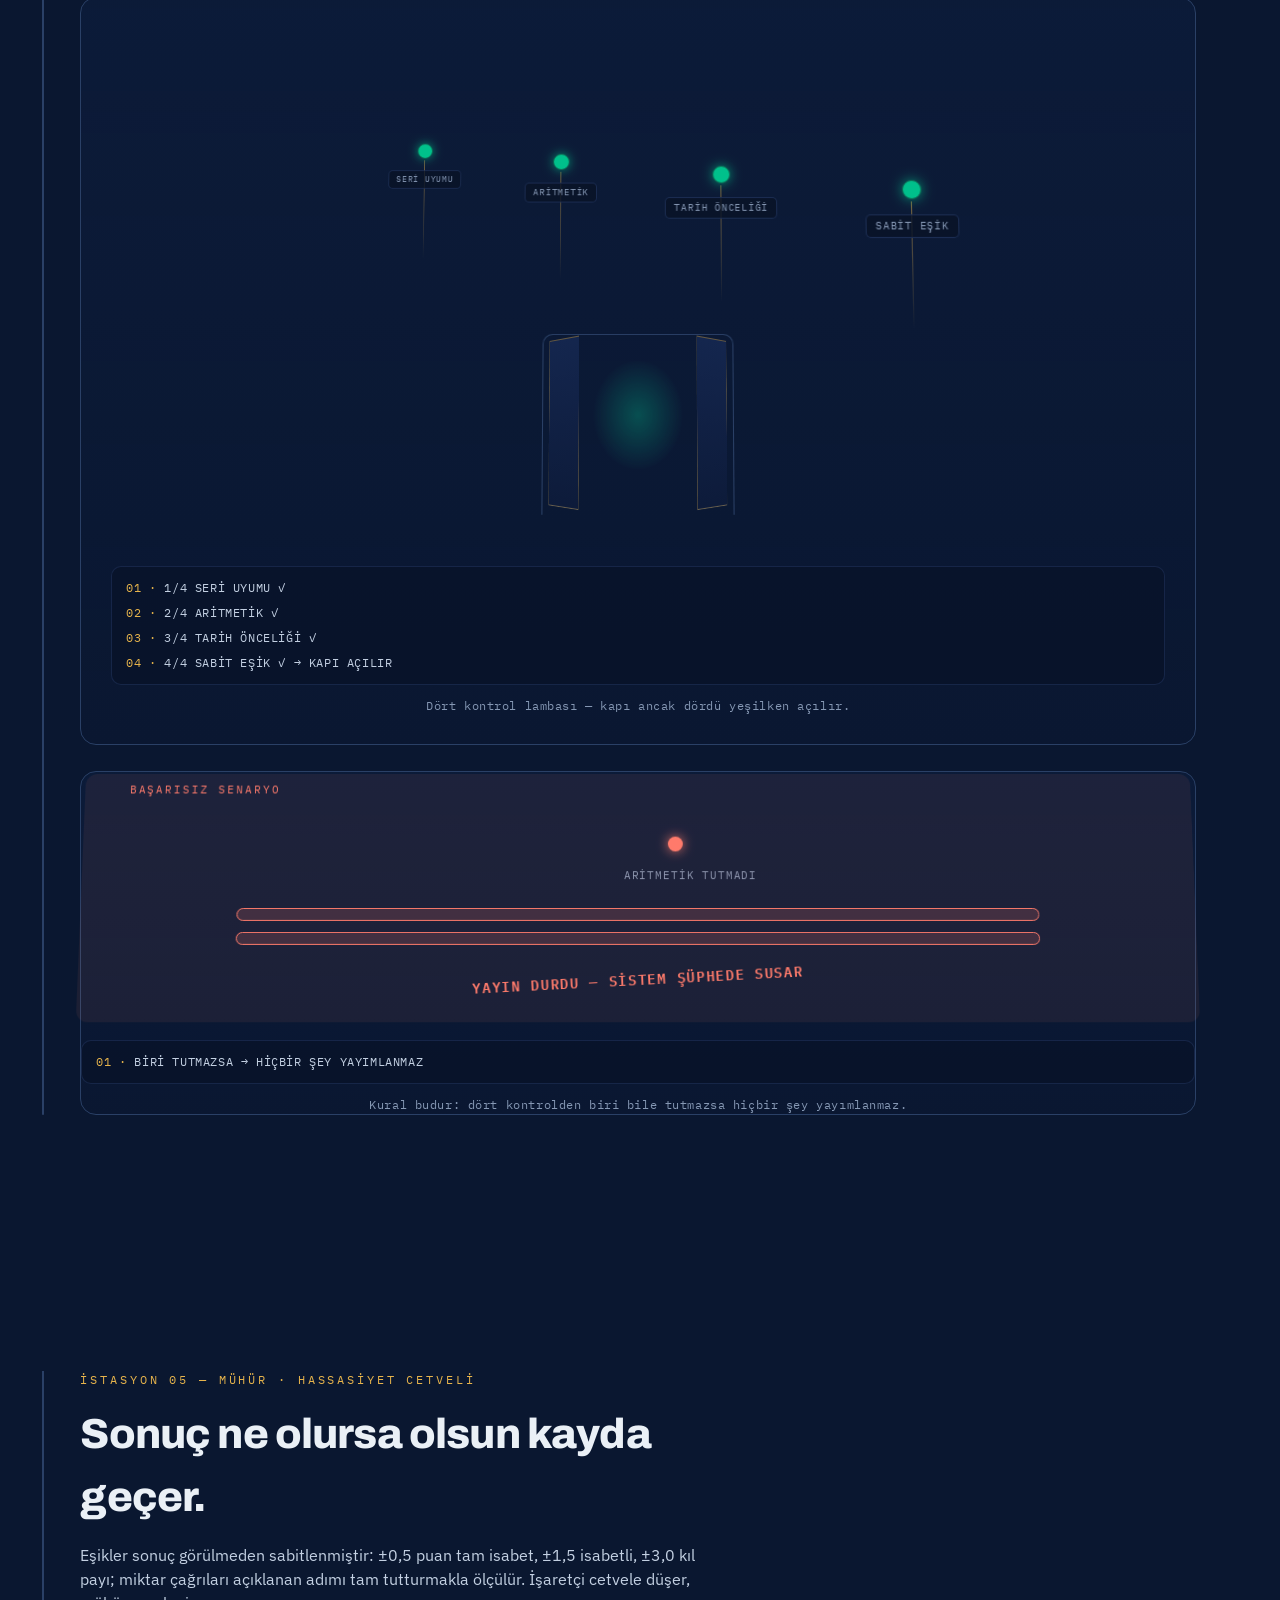
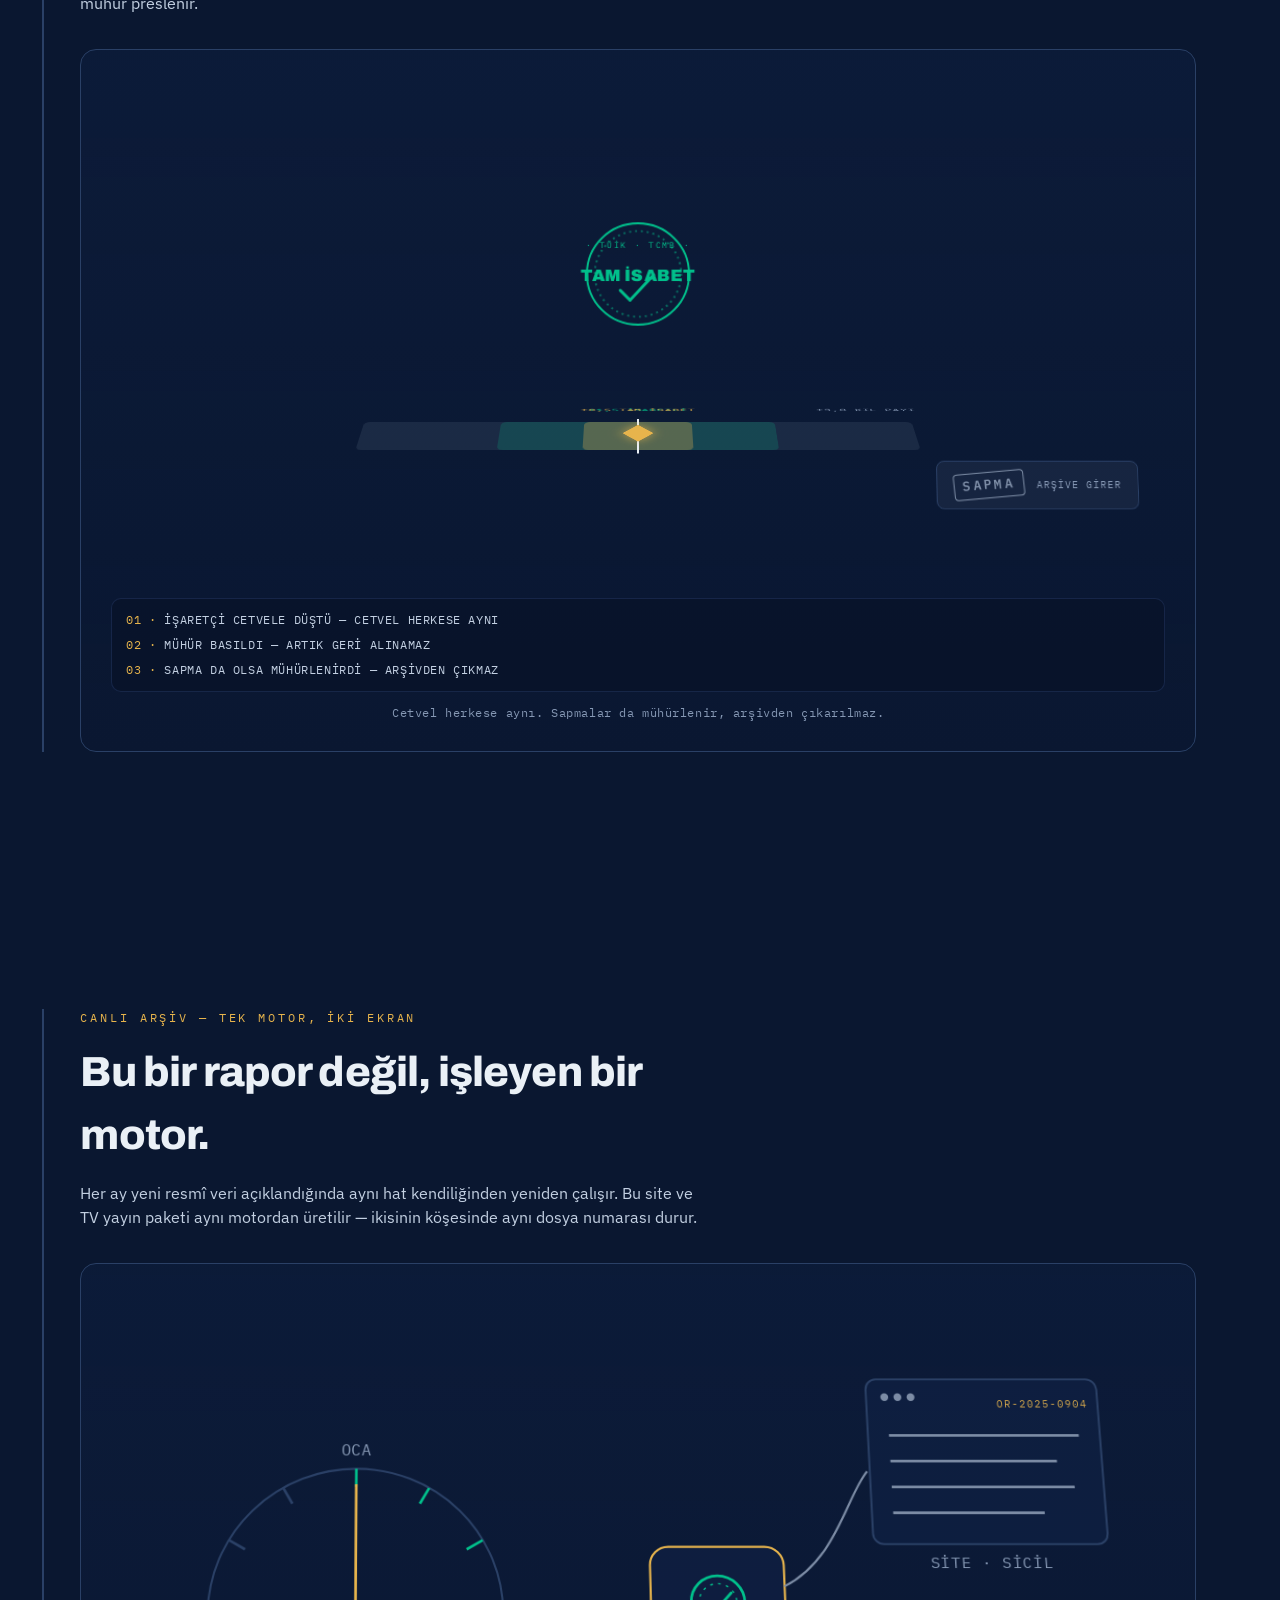
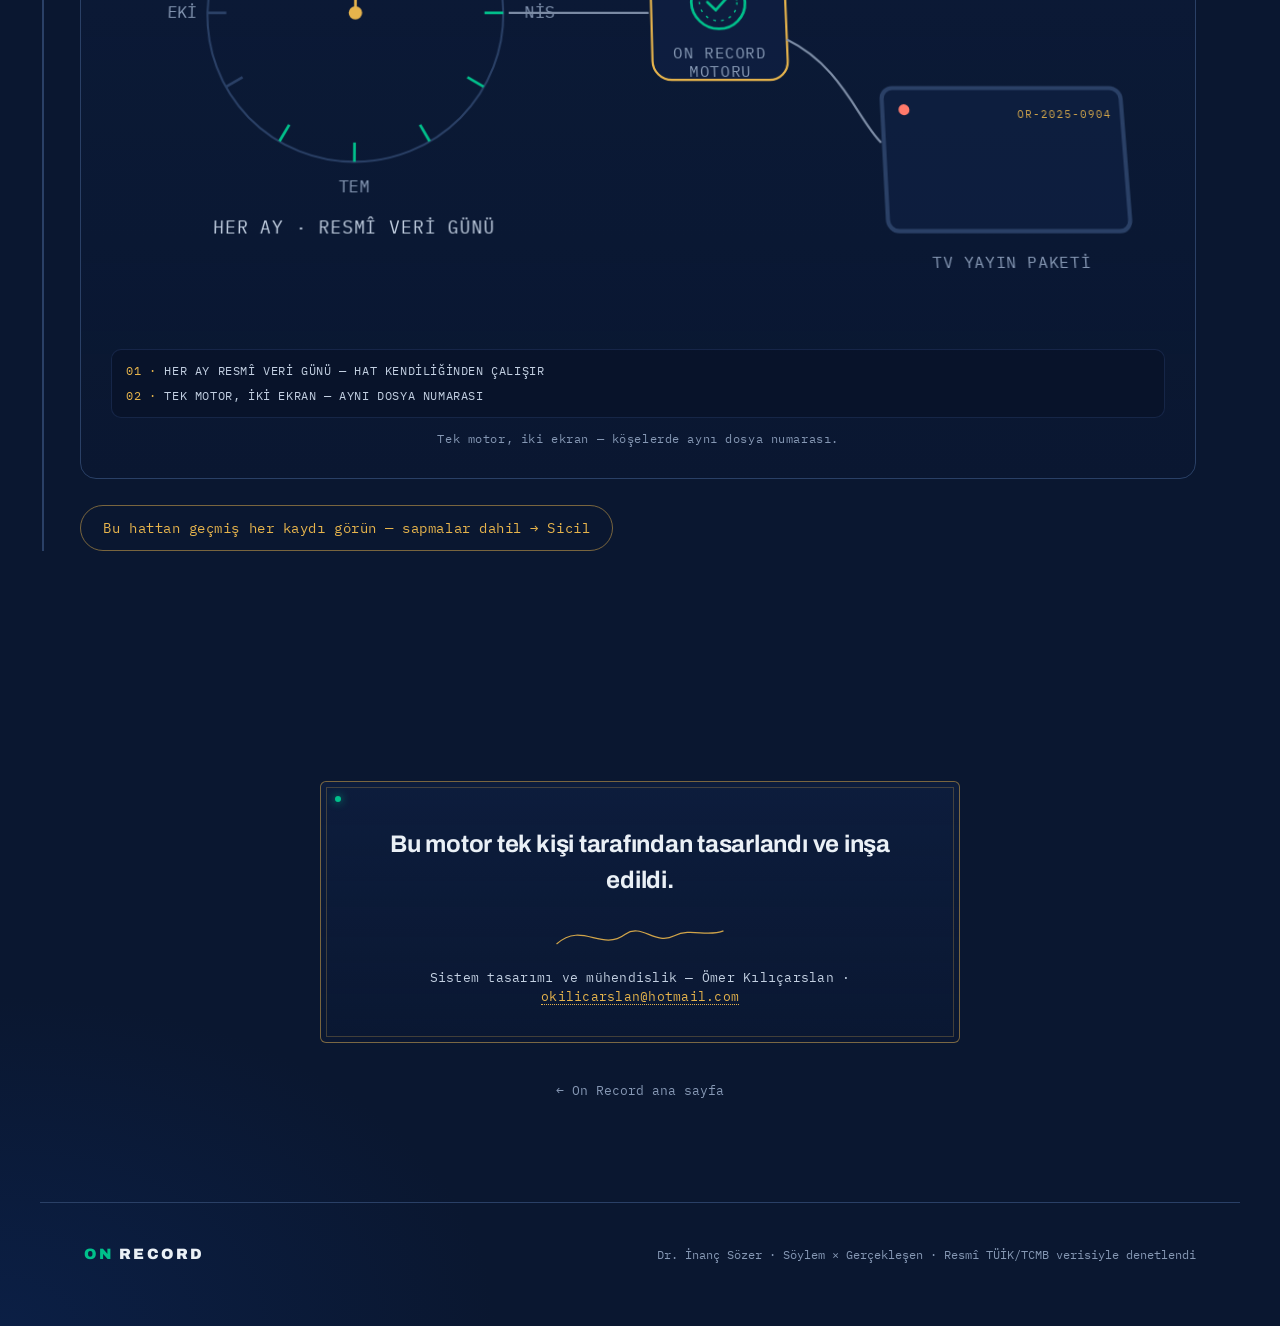
<file: sistem/index.html>
<!doctype html>
<html lang="tr">
<head>
<meta charset="utf-8" />
<meta name="viewport" content="width=device-width, initial-scale=1" />
<title>Sistem — Nasıl Çalışır? · On Record</title>
<meta name="description" content="Ekranda söylenen bir cümle nasıl doğrulanmış kayda dönüşür? Yapay zekâ jürisi, resmî TÜİK/TCMB verisi ve dört kurallı makine denetimi — istasyon istasyon." />
<meta property="og:type" content="website" />
<meta property="og:url" content="https://drinancsozer.com/sistem/" />
<meta property="og:title" content="Sistem — Nasıl Çalışır? · On Record" />
<meta property="og:description" content="Söz uçar. Burada kayda girer. Mühürlenmeden çıkamaz. Bir cümlenin beş istasyonluk doğrulanma yolculuğu." />
<meta property="og:image" content="https://drinancsozer.com/og.png" />
<meta name="twitter:card" content="summary_large_image" />
<link rel="manifest" href="../manifest.webmanifest" />
<meta name="theme-color" content="#0A1730" />
<link rel="icon" href="../icons/icon-192.png" />
<link rel="apple-touch-icon" href="../icons/apple-touch-icon.png" />
<link rel="preconnect" href="https://fonts.googleapis.com">
<link rel="preconnect" href="https://fonts.gstatic.com" crossorigin>
<link href="https://fonts.googleapis.com/css2?family=Archivo:wght@500;700;800;900&family=IBM+Plex+Mono:wght@400;500;600&family=IBM+Plex+Sans:wght@400;500;600;700&display=swap" rel="stylesheet">
<link rel="stylesheet" href="../styles.css" />
<link rel="stylesheet" href="sistem.css" />
</head>
<body>
<div class="grain" aria-hidden="true"></div>
<div class="masa-zemin" aria-hidden="true"></div>
<div class="masa-hud" aria-hidden="true">
  <i class="br tl"></i><i class="br tr"></i><i class="br bl"></i><i class="br brr"></i>
  <span class="hud-ticker"><i class="hud-dot"></i>DOSYA OR-2025-0904 · HAT AKTİF</span>
</div>
<div class="mob-progress" aria-hidden="true"></div>

<header class="topbar">
  <a class="wordmark" href="../"><span>ON</span> RECORD</a>
  <nav class="topnav">
    <a href="../#vitrin">Vitrin</a>
    <a href="../#defter">Sicil</a>
    <a href="./" class="active">Sistem</a>
    <a href="../media/">Yayın Paketi</a>
    <span class="src-pill">TÜİK · TCMB verisiyle denetlendi</span>
  </nav>
</header>

<!-- Mühür Rayı — desktop scroll-spy -->
<aside class="ray" aria-hidden="true">
  <a href="#ist1" data-ray="ist1"><i></i><span>01 SÖZ</span></a>
  <a href="#ist2" data-ray="ist2"><i></i><span>02 JÜRİ</span></a>
  <a href="#ist3" data-ray="ist3"><i></i><span>03 VERİ</span></a>
  <a href="#ist4" data-ray="ist4"><i></i><span>04 DENETİM</span></a>
  <a href="#ist5" data-ray="ist5"><i></i><span>05 MÜHÜR</span></a>
</aside>

<!-- S0 · HERO — MASAYA YAKLAŞMA -->
<section class="s-hero station" id="hero">
  <div class="s-wrap">
    <div class="eyebrow">SİSTEM <span class="x">×</span> KONTROL ODASI</div>
    <h1 class="s-title">
      <span class="t-line">Söz uçar.</span>
      <span class="t-line">Burada <b class="c">kayda girer.</b></span>
      <span class="t-line"><b class="g">Mühürlenmeden</b> çıkamaz.</span>
    </h1>
    <p class="s-lead">On Record, ekranda söylenen tarihli bir cümleyi alır; birbirinden bağımsız yapay zekâ
      jürisinden, TÜİK ve TCMB'nin resmî serilerinden ve dört kurallı makine denetiminden geçirir.
      Kurallardan biri bile tutmazsa yayın kendiliğinden durur. Gerçekleşen rakamı hiç kimse elle yazmaz.</p>

    <div class="hero-holo">
      <figure class="dossier">
        <blockquote>&ldquo;TCMB'nin 11 Eylül'de 250 baz puanlık bir indirim yapacağını öngörüyorum.&rdquo;</blockquote>
        <figcaption>
          <span class="d-pill">4 EYLÜL 2025 · TV YAYINI · BİREBİR ALINTI</span>
          <span class="d-no">DOSYA NO: OR-2025-0904</span>
        </figcaption>
        <span class="d-stamp m" aria-hidden="true">
          <svg viewBox="0 0 64 64"><circle cx="32" cy="32" r="26" fill="none" stroke="#00A277" stroke-width="2.4"/><circle cx="32" cy="32" r="20" fill="none" stroke="#00A277" stroke-width="1" stroke-dasharray="2 4"/><text class="ds-t" x="32" y="29">KAYIT</text><text class="ds-t" x="32" y="41">04.09.25</text></svg>
        </span>
        <i class="d-bloom m" aria-hidden="true"></i>
      </figure>
    </div>
    <p class="s-note">Bu gerçek bir kayıt — örnek olsun diye yazılmadı, ekranda söylendi.
      Aşağıda bu cümlenin mühürlenme yolculuğunu izleyeceksiniz. Sicildeki her satır aynı beş istasyondan geçer.</p>

    <div class="statusline" role="status">
      <i class="scanline m" aria-hidden="true"></i>
      <span class="st"><i class="dot"></i>HAT AKTİF</span>
      <span class="st">VERİ: TÜİK · TCMB</span>
      <span class="st">DENETİM: OTOMATİK</span>
      <span class="st">ELLE GİRİŞ: KAPALI</span>
    </div>
    <div class="scrollcue" aria-hidden="true"><span></span>KAYDIRIN — SÖZÜN YOLCULUĞU İSTASYON İSTASYON</div>
  </div>
</section>

<!-- S1 · TEK BAKIŞTA HAT — MAKET MASASI -->
<section class="s-pano station" id="pano">
  <div class="s-wrap">
    <div class="kicker">TEK BAKIŞTA</div>
    <h2>Beş istasyon, tek kural: geçemeyen yayımlanmaz.</h2>
    <figure class="fig holo pano-holo">
      <div class="stage s1">
        <svg class="d1 d1-desk" viewBox="0 0 960 230" role="img" aria-label="Beş istasyonlu doğrulama hattı">
          <line class="d1-rail" x1="20" y1="105" x2="940" y2="105"/>
          <g class="d1-st" style="--i:0"><rect x="20"  y="60" width="160" height="90" rx="14"/><text class="d1-num" x="100" y="98">01</text><text class="d1-name" x="100" y="126">SÖZ</text></g>
          <g class="d1-st" style="--i:1"><rect x="210" y="60" width="160" height="90" rx="14"/><text class="d1-num" x="290" y="98">02</text><text class="d1-name" x="290" y="126">JÜRİ</text></g>
          <g class="d1-st" style="--i:2"><rect x="400" y="60" width="160" height="90" rx="14"/><text class="d1-num" x="480" y="98">03</text><text class="d1-name" x="480" y="126">RESMÎ VERİ</text></g>
          <g class="d1-st" style="--i:3"><rect x="590" y="60" width="160" height="90" rx="14"/><text class="d1-num" x="670" y="98">04</text><text class="d1-name" x="670" y="126">DENETİM</text></g>
          <g class="d1-st" style="--i:4"><rect x="780" y="60" width="160" height="90" rx="14"/><text class="d1-num" x="860" y="98">05</text><text class="d1-name" x="860" y="126">MÜHÜR</text></g>
          <circle class="d1-pulse" cx="20" cy="105" r="4"/>
        </svg>
        <svg class="d1 d1-mob" viewBox="0 0 260 960" role="img" aria-label="Beş istasyonlu doğrulama hattı">
          <line class="d1-rail" x1="130" y1="20" x2="130" y2="940"/>
          <g class="d1-st" style="--i:0"><rect x="50" y="20"  width="160" height="120" rx="14"/><text class="d1-num" x="130" y="72">01</text><text class="d1-name" x="130" y="106">SÖZ</text></g>
          <g class="d1-st" style="--i:1"><rect x="50" y="210" width="160" height="120" rx="14"/><text class="d1-num" x="130" y="262">02</text><text class="d1-name" x="130" y="296">JÜRİ</text></g>
          <g class="d1-st" style="--i:2"><rect x="50" y="400" width="160" height="120" rx="14"/><text class="d1-num" x="130" y="452">03</text><text class="d1-name" x="130" y="486">RESMÎ VERİ</text></g>
          <g class="d1-st" style="--i:3"><rect x="50" y="590" width="160" height="120" rx="14"/><text class="d1-num" x="130" y="642">04</text><text class="d1-name" x="130" y="676">DENETİM</text></g>
          <g class="d1-st" style="--i:4"><rect x="50" y="780" width="160" height="120" rx="14"/><text class="d1-num" x="130" y="832">05</text><text class="d1-name" x="130" y="866">MÜHÜR</text></g>
          <circle class="d1-pulse-v" cx="130" cy="20" r="4"/>
        </svg>
      </div>
      <ol class="lejant"><li>TEK KURAL — GEÇEMEYEN YAYIMLANMAZ</li></ol>
    </figure>
    <div class="pano-cap">
      <div><b>SÖZ</b>Tarihli cümle, birebir alıntısıyla kayda girer.</div>
      <div><b>JÜRİ</b>Bağımsız yapay zekâ modelleri ayrı ayrı okur; yalnız hemfikir olunan geçer.</div>
      <div><b>RESMÎ VERİ</b>Gerçekleşen rakam TÜİK/TCMB serisinden okunur — elle yazılmaz.</div>
      <div><b>DENETİM</b>Dört kural; biri bile tutmazsa yayın kendiliğinden durur.</div>
      <div><b>MÜHÜR</b>Sabit cetvelle puanlanır ve arşive mühürlenir — sapmalar dahil.</div>
    </div>
  </div>
</section>

<!-- S2 · İSTASYON 01 · SÖZ — YAYINDAN ZABTA -->
<section class="s-ist station" id="ist1">
  <div class="s-wrap">
    <div class="kicker">İSTASYON 01 — SÖZ · KAYIT MASASI</div>
    <h2>Her şey tarihli bir cümleyle başlar.</h2>
    <p>TV'de söylenen söz; kaynağı, tarihi ve birebir alıntısıyla kayda girer.
      Bu sistem hafızaya değil, kayda güvenir.</p>
    <figure class="fig holo">
      <div class="stage s2">
        <div class="panel tv m">
          <svg viewBox="0 0 300 230" role="img" aria-label="TV yayını">
            <rect class="frame" x="10" y="14" width="280" height="180" rx="12"/>
            <g class="d2-wave">
              <rect x="38"  y="88" width="7" height="34"/><rect x="50" y="76" width="7" height="58"/>
              <rect x="62"  y="96" width="7" height="18"/><rect x="74" y="70" width="7" height="70"/>
              <rect x="86"  y="86" width="7" height="38"/><rect x="98" y="78" width="7" height="54"/>
              <rect x="110" y="94" width="7" height="22"/><rect x="122" y="66" width="7" height="78"/>
              <rect x="134" y="84" width="7" height="42"/><rect x="146" y="74" width="7" height="62"/>
              <rect x="158" y="90" width="7" height="30"/><rect x="170" y="70" width="7" height="72"/>
              <rect x="182" y="85" width="7" height="40"/><rect x="194" y="79" width="7" height="52"/>
              <rect x="206" y="95" width="7" height="20"/><rect x="218" y="73" width="7" height="64"/>
              <rect x="230" y="87" width="7" height="36"/><rect x="242" y="77" width="7" height="56"/>
              <rect x="254" y="93" width="7" height="24"/>
            </g>
          </svg>
          <div class="p-lbl"><i class="p-dot"></i>TV YAYINI · CANLI</div>
        </div>
        <i class="tel m" aria-hidden="true"></i>
        <div class="zabit m">
          <b class="z-q">&ldquo;TCMB'nin 11 Eylül'de 250 baz puanlık bir indirim yapacağını öngörüyorum.&rdquo;</b>
          <span class="z-src">4 EYLÜL 2025 · TV YAYINI</span>
          <span class="z-src">DOSYA NO: OR-2025-0904</span>
          <span class="z-stamp m" aria-hidden="true">
            <svg viewBox="0 0 64 64"><circle cx="32" cy="32" r="26" fill="none" stroke="#00A277" stroke-width="2.4"/><circle cx="32" cy="32" r="20" fill="none" stroke="#00A277" stroke-width="1" stroke-dasharray="2 4"/><text class="ds-t" x="32" y="29">KAYIT</text><text class="ds-t" x="32" y="41">04.09.25</text></svg>
          </span>
        </div>
        <i class="ghost-chip m" aria-hidden="true">OR-2025-0904 ↓</i>
      </div>
      <ol class="lejant">
        <li>SÖZ EKRANDA SÖYLENDİ</li>
        <li>TARİH + KAYNAK + BİREBİR ALINTI</li>
        <li>ZABIT KAYDA GİRDİ — DEĞİŞTİRİLEMEZ</li>
      </ol>
      <figcaption class="figcap">İstasyon çıkışı: tarihli, kaynaklı, birebir alıntılı zabıt.</figcaption>
    </figure>
  </div>
</section>

<!-- S3 · İSTASYON 02 · YAPAY ZEKÂ JÜRİSİ -->
<section class="s-ist station" id="ist2">
  <div class="s-wrap">
    <div class="kicker">İSTASYON 02 — YAPAY ZEKÂ JÜRİSİ · AYRI ODALAR</div>
    <h2>Tek model asla tek başına karar veremez.</h2>
    <p>Birden çok bağımsız yapay zekâ modeli aynı konuşmayı birbirini görmeden, ayrı odalarda okur.
      Yalnızca hemfikir oldukları sayısal tahmin hatta devam eder; bölünürlerse dosya insan incelemesine düşer.</p>

    <figure class="fig holo station" id="jury1">
      <div class="stage s3">
        <div class="jkart ana m"><span>&ldquo;TCMB'nin 11 Eylül'de 250 baz puanlık bir indirim&hellip;&rdquo;</span></div>
        <div class="jkart klon ka m"><span>&ldquo;TCMB'nin 11 Eylül'de 250 baz puanlık bir indirim&hellip;&rdquo;</span></div>
        <div class="jkart klon kb m"><span>&ldquo;TCMB'nin 11 Eylül'de 250 baz puanlık bir indirim&hellip;&rdquo;</span></div>
        <div class="oda o1 m" style="--i:0">
          <svg class="o-kilit" viewBox="0 0 24 20"><path d="M7 9 v-3 a5 5 0 0 1 10 0 v3 m-13 0 h16 v10 h-16 z" fill="none" stroke="#E7B44C" stroke-width="1.6"/></svg>
          <div class="cekirdek c1"><i></i><i></i><i></i></div>
          <div class="o-scan"></div>
          <div class="o-bar"></div>
          <span class="o-lbl">ODA A · BAĞIMSIZ OKUMA</span>
        </div>
        <div class="oda o2 m" style="--i:1">
          <svg class="o-kilit" viewBox="0 0 24 20"><path d="M7 9 v-3 a5 5 0 0 1 10 0 v3 m-13 0 h16 v10 h-16 z" fill="none" stroke="#E7B44C" stroke-width="1.6"/></svg>
          <div class="cekirdek c2"><i></i><i></i><i></i></div>
          <div class="o-scan"></div>
          <div class="o-bar"></div>
          <span class="o-lbl">ODA B · BAĞIMSIZ OKUMA</span>
        </div>
        <div class="oda o3 m" style="--i:2">
          <svg class="o-kilit" viewBox="0 0 24 20"><path d="M7 9 v-3 a5 5 0 0 1 10 0 v3 m-13 0 h16 v10 h-16 z" fill="none" stroke="#E7B44C" stroke-width="1.6"/></svg>
          <div class="cekirdek c3"><i></i><i></i><i></i></div>
          <div class="o-scan"></div>
          <div class="o-bar"></div>
          <span class="o-lbl">ODA C · BAĞIMSIZ OKUMA</span>
        </div>
        <div class="duvar d-a m" aria-hidden="true"><span>BİRBİRİNİ GÖRMEZ</span></div>
        <div class="duvar d-b m" aria-hidden="true"><span>BİRBİRİNİ GÖRMEZ</span></div>
        <div class="fis f1 m" style="--i:0"><span class="on">−250bp</span><span class="arka">CEVAP · KAPALI · A</span></div>
        <div class="fis f2 m" style="--i:1"><span class="on">−250bp</span><span class="arka">CEVAP · KAPALI · B</span></div>
        <div class="fis f3 m" style="--i:2"><span class="on">−250bp</span><span class="arka">CEVAP · KAPALI · C</span></div>
        <i class="kolon m" aria-hidden="true"></i>
        <div class="kapi m"><i class="k-cerceve"></i><span class="k-check">✓</span></div>
        <span class="k-lbl">MUTABAKAT KAPISI</span>
      </div>
      <ol class="lejant">
        <li>AYNI KONUŞMA, ÜÇ AYRI KOPYA</li>
        <li>ÜÇ AYRI ODA — MODELLER BİRBİRİNİ GÖRMEZ, KONUŞMAZ</li>
        <li>HER MODEL KENDİ BAŞINA OKUR — AYNI SORU, KENDİ CEVABI</li>
        <li>CEVAPLAR KAPALI ZARFLA İNER — KİMSE KİMSENİNKİNİ GÖRMEDİ</li>
        <li>ÜÇÜ AYNI → GEÇTİ — HATTA TEK RAKAM DEVAM EDER: −250bp</li>
      </ol>
      <figcaption class="figcap">Odalar birbirine bağlı değildir — modeller birbirini görmeden okur.</figcaption>
    </figure>

    <figure class="fig holo station" id="jury2">
      <div class="stage s3b">
        <div class="fis acik m" style="--i:0"><span class="on">−250bp</span></div>
        <div class="fis acik orta amber m" style="--i:1"><span class="on">−300bp</span></div>
        <div class="fis acik m" style="--i:2"><span class="on">−250bp</span></div>
        <i class="kiyas ki-a m" aria-hidden="true"></i>
        <i class="kiyas ki-b m" aria-hidden="true"></i>
        <span class="kirik m" aria-hidden="true">×</span>
        <div class="kapi amberk m"><i class="k-cerceve"></i><span class="k-check soru">?</span></div>
        <div class="masaI m">
          <i class="koni" aria-hidden="true"></i>
          <div class="masa-p"><i class="m-lamba"></i><span>İNSAN İNCELEMESİ</span></div>
          <div class="dosya-cip m">OR-2025-0904</div>
        </div>
      </div>
      <ol class="lejant" start="6">
        <li>BİRİ FARKLI → MAKİNE KARAR VERMEZ</li>
        <li>DOSYA İNSAN İNCELEMESİNE GİDER — SİSTEM ŞÜPHEDE SUSAR</li>
      </ol>
      <figcaption class="figcap">Bölünürlerse makine karar vermez — dosya insana gider.</figcaption>
    </figure>
  </div>
</section>

<!-- S4 · İSTASYON 03 · RESMÎ VERİ -->
<section class="s-ist station" id="ist3">
  <div class="s-wrap">
    <div class="kicker">İSTASYON 03 — RESMÎ VERİ · KAPALI KAPAK</div>
    <h2>Gerçekleşen rakamı kimse elle yazamaz.</h2>
    <p>ELLE GİRİŞ kapağı gözünüzün önünde kapanır. Gerçekleşen değer doğrudan TÜİK/TCMB resmî
      serisinden okunur — 11 Eylül basamağını çizen grafik, ana sayfadakiyle aynı dili konuşur.</p>
    <figure class="fig holo">
      <div class="stage s4">
        <div class="kapak-panel">
          <div class="p-lbl top">ELLE GİRİŞ</div>
          <div class="k-frame">
            <div class="k-top m"></div>
            <div class="k-bot m"></div>
            <div class="k-lock m">
              <span class="k-kapali">KAPALI</span>
              <svg viewBox="0 0 24 20"><path d="M7 9 v-3 a5 5 0 0 1 10 0 v3 m-13 0 h16 v10 h-16 z" fill="none" stroke="#E7B44C" stroke-width="1.6"/></svg>
            </div>
          </div>
          <div class="nopen"><svg viewBox="0 0 26 22"><path d="M4 16 l9 -9 l4 4 l-9 9 l-5 1 z" fill="none" stroke="#7C8CA5" stroke-width="1.5"/><line x1="2" y1="20" x2="24" y2="2" stroke="#7C8CA5" stroke-width="1.8"/></svg>ELLE GİRİŞ YOK</div>
        </div>
        <div class="panel grafik m">
          <svg viewBox="0 0 480 330" role="img" aria-label="TCMB politika faizi resmî serisi">
            <line class="grid-line" x1="10" y1="60"  x2="470" y2="60"/>
            <line class="grid-line" x1="10" y1="115" x2="470" y2="115"/>
            <line class="grid-line" x1="10" y1="170" x2="470" y2="170"/>
            <line class="grid-line" x1="10" y1="225" x2="470" y2="225"/>
            <line class="grid-line" x1="10" y1="280" x2="470" y2="280"/>
            <g class="d4-pill"><rect x="10" y="10" width="286" height="26" rx="13"/><text x="153" y="27" text-anchor="middle">TCMB · POLİTİKA FAİZİ · RESMÎ SERİ</text></g>
            <text class="axis-lbl" x="16" y="80">%43,0</text>
            <text class="axis-lbl" x="16" y="196">%40,5</text>
            <path class="series-line d4-series drawn" pathLength="1" d="M20 84 L330 84 L330 212 L466 212" fill="none"/>
            <circle class="d4-step" cx="330" cy="212" r="7"/>
            <text class="lbl sm c" x="344" y="192">11 EYL 2025 · −250bp</text>
          </svg>
        </div>
        <i class="isik-kolu m" aria-hidden="true"></i>
        <div class="cip real m">GERÇEKLEŞEN <b>%40,5</b></div>
      </div>
      <ol class="lejant">
        <li>ELLE GİRİŞ KAPISI KAPANDI — KALEM YASAK</li>
        <li>GERÇEKLEŞEN RAKAM RESMÎ SERİDEN OKUNUR</li>
        <li>RAKAM MASAYA İNDİ — KİMSE DOKUNMADI</li>
      </ol>
      <figcaption class="figcap">Rakam seriden okunur; kapak kapalı, kalem yasak.</figcaption>
    </figure>
  </div>
</section>

<!-- S5 · İSTASYON 04 · DENETİM -->
<section class="s-ist station" id="ist4">
  <div class="s-wrap">
    <div class="kicker">İSTASYON 04 — MAKİNE DENETİMİ · DÖRT LAMBA</div>
    <h2>Dördü birden yeşil yanmadan hiçbir şey yayımlanmaz.</h2>
    <p>Yayından hemen önce dört kural birden denetlenir: resmî seriyle uyum, aritmetik tutarlılık,
      tarih önceliği ve sabit puan eşikleri. Bu denetimi bir insan değil, makine yapar — her yayında, istisnasız.</p>
    <figure class="fig holo">
      <div class="stage s5">
        <div class="pilon p1" style="--z:-240px;--x:-252px;--i:0"><i class="lamba m"></i><i class="scan-v m"></i><span>SERİ UYUMU</span></div>
        <div class="pilon p2" style="--z:-120px;--x:-84px;--i:1"><i class="lamba m"></i><i class="scan-v m"></i><span>ARİTMETİK</span></div>
        <div class="pilon p3" style="--z:0px;--x:84px;--i:2"><i class="lamba m"></i><i class="scan-v m"></i><span>TARİH ÖNCELİĞİ</span></div>
        <div class="pilon p4" style="--z:120px;--x:252px;--i:3"><i class="lamba m"></i><i class="scan-v m"></i><span>SABİT EŞİK</span></div>
        <div class="cip yolcu-cip m">ZABIT · %40,5</div>
        <div class="kapi2">
          <div class="kanat kl m"></div>
          <div class="kanat kr m"></div>
          <i class="spill m" aria-hidden="true"></i>
        </div>
      </div>
      <ol class="lejant">
        <li>1/4 SERİ UYUMU ✓</li>
        <li>2/4 ARİTMETİK ✓</li>
        <li>3/4 TARİH ÖNCELİĞİ ✓</li>
        <li>4/4 SABİT EŞİK ✓ → KAPI AÇILIR</li>
      </ol>
      <figcaption class="figcap">Dört kontrol lambası — kapı ancak dördü yeşilken açılır.</figcaption>
    </figure>
    <figure class="fig holo station" id="d5fail">
      <div class="stage s5b">
        <span class="fail-baslik">BAŞARISIZ SENARYO</span>
        <i class="lamba mini ok"></i><i class="lamba mini ok"></i><i class="lamba mini fail m"></i><i class="lamba mini ok"></i>
        <span class="fail-lbl">ARİTMETİK TUTMADI</span>
        <div class="bariyer b-1 m"></div>
        <div class="bariyer b-2 m"></div>
        <span class="durdu m">YAYIN DURDU — SİSTEM ŞÜPHEDE SUSAR</span>
        <i class="kirmizi-yikama m" aria-hidden="true"></i>
      </div>
      <ol class="lejant"><li>BİRİ TUTMAZSA → HİÇBİR ŞEY YAYIMLANMAZ</li></ol>
      <figcaption class="figcap">Kural budur: dört kontrolden biri bile tutmazsa hiçbir şey yayımlanmaz.</figcaption>
    </figure>
  </div>
</section>

<!-- S6 · İSTASYON 05 · MÜHÜR -->
<section class="s-ist station" id="ist5">
  <div class="s-wrap">
    <div class="kicker">İSTASYON 05 — MÜHÜR · HASSASİYET CETVELİ</div>
    <h2>Sonuç ne olursa olsun kayda geçer.</h2>
    <p>Eşikler sonuç görülmeden sabitlenmiştir: ±0,5 puan tam isabet, ±1,5 isabetli, ±3,0 kıl payı;
      miktar çağrıları açıklanan adımı tam tutturmakla ölçülür. İşaretçi cetvele düşer, mühür preslenir.</p>
    <figure class="fig holo">
      <div class="stage s6">
        <div class="cetvel">
          <div class="bant b3 m"><span class="b-lbl">±3,0 KIL PAYI</span></div>
          <div class="bant b2 m"><span class="b-lbl c">±1,5 İSABETLİ</span></div>
          <div class="bant b1 m"><span class="b-lbl g">±0,5 TAM İSABET</span></div>
          <i class="merkez"></i>
          <span class="mk-lbl">GERÇEKLEŞEN</span>
          <i class="isaretci m" aria-hidden="true"></i>
        </div>
        <i class="kolon2 m" aria-hidden="true"></i>
        <div class="muhur m">
          <svg viewBox="0 0 170 170" role="img" aria-label="TAM İSABET mührü">
            <circle class="seal-ring" cx="85" cy="85" r="52"/>
            <circle class="seal-ring two" cx="85" cy="85" r="44"/>
            <text class="d6-sealtop" x="85" y="58" text-anchor="middle">· TÜİK · TCMB ·</text>
            <text class="seal-txt d6-sealtxt" x="85" y="92" text-anchor="middle">TAM İSABET</text>
            <path d="M67 102 l10 10 l24 -26" fill="none" stroke="#00C08B" stroke-width="3" stroke-linecap="round" stroke-linejoin="round"/>
            <circle class="d6-ink m" cx="85" cy="85" r="52"/>
          </svg>
        </div>
        <i class="flash m" aria-hidden="true"></i>
        <div class="cekmece m"><span class="c-stamp">SAPMA</span><span class="c-alt">ARŞİVE GİRER</span></div>
      </div>
      <ol class="lejant">
        <li>İŞARETÇİ CETVELE DÜŞTÜ — CETVEL HERKESE AYNI</li>
        <li>MÜHÜR BASILDI — ARTIK GERİ ALINAMAZ</li>
        <li>SAPMA DA OLSA MÜHÜRLENİRDİ — ARŞİVDEN ÇIKMAZ</li>
      </ol>
      <figcaption class="figcap">Cetvel herkese aynı. Sapmalar da mühürlenir, arşivden çıkarılmaz.</figcaption>
    </figure>
  </div>
</section>

<!-- S7 · CANLI ARŞİV -->
<section class="s-ist station" id="motor">
  <div class="s-wrap">
    <div class="kicker">CANLI ARŞİV — TEK MOTOR, İKİ EKRAN</div>
    <h2>Bu bir rapor değil, işleyen bir motor.</h2>
    <p>Her ay yeni resmî veri açıklandığında aynı hat kendiliğinden yeniden çalışır.
      Bu site ve TV yayın paketi aynı motordan üretilir — ikisinin köşesinde aynı dosya numarası durur.</p>
    <figure class="fig holo motor-holo">
      <div class="stage s7">
        <svg class="d7" viewBox="0 0 760 460" role="img" aria-label="Aylık kadran, motor ve iki ekran">
          <circle class="d7-dial" cx="170" cy="230" r="110"/>
          <g class="d7-ticks">
            <line x1="170" y1="120" x2="170" y2="134" class="on"/><line x1="225" y1="135" x2="218" y2="147" class="on"/>
            <line x1="265" y1="175" x2="253" y2="182" class="on"/><line x1="280" y1="230" x2="266" y2="230" class="on"/>
            <line x1="265" y1="285" x2="253" y2="278" class="on"/><line x1="225" y1="325" x2="218" y2="313" class="on"/>
            <line x1="170" y1="340" x2="170" y2="326" class="on"/><line x1="115" y1="325" x2="122" y2="313" class="on"/>
            <line x1="75"  y1="285" x2="87"  y2="278"/><line x1="60"  y1="230" x2="74"  y2="230"/>
            <line x1="75"  y1="175" x2="87"  y2="182"/><line x1="115" y1="135" x2="122" y2="147"/>
          </g>
          <text class="axis-lbl" x="170" y="110" text-anchor="middle">OCA</text>
          <text class="axis-lbl" x="296" y="234">NİS</text>
          <text class="axis-lbl" x="170" y="362" text-anchor="middle">TEM</text>
          <text class="axis-lbl" x="30" y="234">EKİ</text>
          <line class="d7-arm" x1="170" y1="230" x2="170" y2="132"/>
          <circle cx="170" cy="230" r="5" fill="#E7B44C"/>
          <text class="lbl" x="170" y="392" text-anchor="middle">HER AY · RESMÎ VERİ GÜNÜ</text>
          <path class="drawn d7-feed" pathLength="1" d="M284 230 L 388 230" fill="none"/>
          <g class="d7-motor">
            <rect x="390" y="180" width="100" height="100" rx="14"/>
            <circle cx="440" cy="222" r="20" fill="none" stroke="#00C08B" stroke-width="2"/>
            <circle cx="440" cy="222" r="14" fill="none" stroke="#00C08B" stroke-width="1" stroke-dasharray="2 4"/>
            <path d="M432 222 l6 6 l12 -13" fill="none" stroke="#00C08B" stroke-width="2" stroke-linecap="round"/>
            <text class="lbl sm" x="440" y="264" text-anchor="middle">ON RECORD</text>
            <text class="lbl sm" x="440" y="278" text-anchor="middle">MOTORU</text>
          </g>
          <path class="drawn d7-branch" pathLength="1" d="M490 210 C 530 190, 540 140, 556 122" fill="none"/>
          <path class="drawn d7-branch" pathLength="1" d="M490 250 C 530 270, 540 310, 556 326" fill="none"/>
          <g class="d7-site">
            <rect class="frame" x="558" y="50" width="176" height="128" rx="8"/>
            <circle cx="572" cy="64" r="3"/><circle cx="582" cy="64" r="3"/><circle cx="592" cy="64" r="3"/>
            <line x1="574" y1="94"  x2="718" y2="94"/><line x1="574" y1="114" x2="700" y2="114"/>
            <line x1="574" y1="134" x2="712" y2="134"/><line x1="574" y1="154" x2="688" y2="154"/>
            <text class="lbl sm" x="646" y="196" text-anchor="middle">SİTE · SİCİL</text>
            <text class="d7-no" x="726" y="72" text-anchor="end">OR-2025-0904</text>
          </g>
          <g class="d7-tv">
            <rect class="frame tv" x="558" y="286" width="176" height="104" rx="8"/>
            <circle class="d7-live" cx="574" cy="302" r="4"/>
            <text class="lbl sm" x="646" y="416" text-anchor="middle">TV YAYIN PAKETİ</text>
            <text class="d7-no" x="726" y="308" text-anchor="end">OR-2025-0904</text>
          </g>
        </svg>
      </div>
      <ol class="lejant">
        <li>HER AY RESMÎ VERİ GÜNÜ — HAT KENDİLİĞİNDEN ÇALIŞIR</li>
        <li>TEK MOTOR, İKİ EKRAN — AYNI DOSYA NUMARASI</li>
      </ol>
      <figcaption class="figcap">Tek motor, iki ekran — köşelerde aynı dosya numarası.</figcaption>
    </figure>
    <a class="how-cta" href="../#defter">Bu hattan geçmiş her kaydı görün — sapmalar dahil → Sicil</a>
  </div>
</section>

<!-- S8 · YAPIMCI PLAKASI -->
<section class="s-plaque station" id="plaka">
  <div class="s-wrap">
    <div class="plaque">
      <i class="led" aria-hidden="true"></i>
      <h3>Bu motor tek kişi tarafından tasarlandı ve inşa edildi.</h3>
      <svg class="paraf" viewBox="0 0 220 46" aria-hidden="true">
        <path class="paraf-line drawn" pathLength="1" d="M8 34 C 40 6, 62 44, 92 22 C 112 8, 128 36, 152 24 C 172 14, 192 26, 212 18" fill="none"/>
      </svg>
      <p class="credit">Sistem tasarımı ve mühendislik — Ömer Kılıçarslan ·
        <a href="mailto:okilicarslan@hotmail.com">okilicarslan@hotmail.com</a></p>
    </div>
    <div class="backlink"><a href="../">← On Record ana sayfa</a></div>
  </div>
</section>

<footer class="foot">
  <div class="wordmark small"><span>ON</span> RECORD</div>
  <div class="foot-note">Dr. İnanç Sözer · Söylem × Gerçekleşen · Resmî TÜİK/TCMB verisiyle denetlendi</div>
</footer>

<div id="yolcu" aria-hidden="true">
  <span class="y-no">OR-2025-0904</span>
  <i data-ray="ist1"></i><i data-ray="ist2"></i><i data-ray="ist3"></i><i data-ray="ist4"></i><i data-ray="ist5"></i>
</div>

<script src="sistem.js"></script>
</body>
</html>
</file>
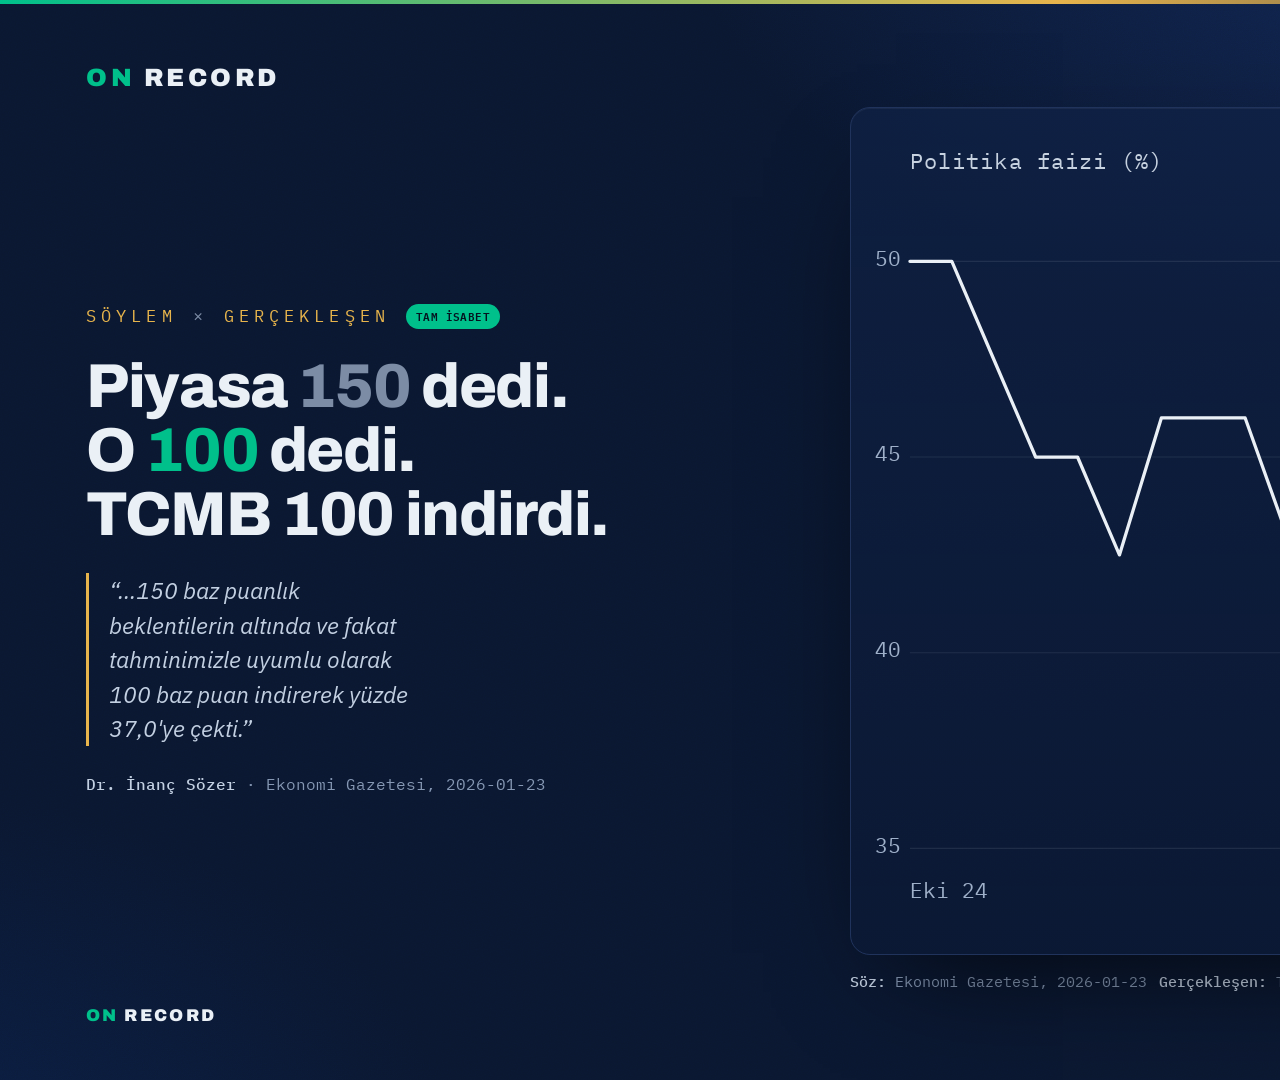
<file: export.html>
<!doctype html>
<html lang="tr">
<head>
<meta charset="utf-8" />
<title>On Record — Export Stage</title>
<link rel="preconnect" href="https://fonts.googleapis.com">
<link rel="preconnect" href="https://fonts.gstatic.com" crossorigin>
<link href="https://fonts.googleapis.com/css2?family=Archivo:wght@500;700;800;900&family=IBM+Plex+Mono:wght@400;500;600&family=IBM+Plex+Sans:wght@400;500;600;700&display=swap" rel="stylesheet">
<link rel="stylesheet" href="styles.css" />
<style>
  /* Export stage: full-bleed broadcast/social frames. Reuses styles.css tokens + chart classes. */
  /* PIN: delivered media pack was rendered with these values — keeps future regens byte-identical
     even though the live site refined them (council 2026-08-12). */
  :root{--line:#20335c}
  .chip{font-size:11px;padding:4px 10px}
  html,body{margin:0;background:#050d1e;overflow:hidden}
  #stage{position:relative;overflow:hidden;display:flex;flex-direction:column;color:var(--ink);
    font-family:var(--body);
    background:
      radial-gradient(1500px 820px at 82% -12%, #132a5c 0%, transparent 60%),
      radial-gradient(1050px 720px at -6% 110%, #0b1f45 0%, transparent 55%),
      var(--navy);}
  #stage .grain{position:absolute;inset:0;opacity:.5;mix-blend-mode:overlay;pointer-events:none;z-index:0}
  #stage > *{position:relative;z-index:1}
  /* a thin confirm-green top hairline reads as a broadcast "on-air" spine */
  #stage::before{content:"";position:absolute;top:0;left:0;right:0;height:4px;z-index:2;
    background:linear-gradient(90deg,var(--confirm),var(--gold) 55%,transparent);}

  .f-16x9{width:1920px;height:1080px;padding:58px 86px 52px}
  .f-1x1 {width:1080px;height:1080px;padding:66px 74px}
  .f-9x16{width:1080px;height:1920px;padding:112px 78px 200px}
  .f-og  {width:1200px;height:630px;padding:50px 68px}

  .ex-top{display:flex;align-items:center;justify-content:space-between}
  .ex-src{font-family:var(--mono);letter-spacing:.08em;color:var(--confirm);
    border:1px solid var(--confirm-dim);border-radius:999px;background:rgba(0,192,139,.07)}
  .ex-foot{display:flex;align-items:baseline;justify-content:space-between;gap:16px}
  .ex-foot .url{font-family:var(--mono);color:var(--steel);letter-spacing:.04em}

  .ex-main{flex:1;min-height:0;display:flex;flex-direction:column;justify-content:center}
  .ex-eyebrow{font-family:var(--mono);letter-spacing:.3em;color:var(--gold);
    display:flex;align-items:center;gap:16px}
  .ex-eyebrow .x{color:var(--steel)}
  .ex-head{font-family:var(--display);font-weight:800;letter-spacing:-.022em;line-height:1.03;margin:0;text-wrap:balance}
  .ex-head .hl{color:var(--confirm)}
  .ex-head .dim{color:var(--steel)}
  .ex-quote{color:var(--ink-2);border-left:3px solid var(--gold);padding-left:20px;margin:0;font-style:italic}
  .ex-attr{font-family:var(--mono);color:var(--muted)}
  .ex-attr b{color:var(--ink-2);font-weight:500}

  .ex-chart{margin:0;display:flex;flex-direction:column;min-width:0}
  .ex-mount{position:relative;border:1px solid var(--line);border-radius:20px;overflow:hidden;
    background:linear-gradient(180deg,rgba(15,33,69,.72),rgba(11,25,54,.5));
    box-shadow:0 44px 110px -46px rgba(0,0,0,.8),inset 0 1px 0 rgba(255,255,255,.05)}
  .ex-prov{font-family:var(--mono);color:var(--muted);margin-top:16px;display:flex;gap:12px;flex-wrap:wrap}
  .ex-prov b{color:var(--ink-2);font-weight:500}

  /* ---- 16x9 broadcast: copy left, chart right ---- */
  .f-16x9 .ex-main{display:grid;grid-template-columns:0.82fr 1.18fr;gap:80px;align-items:center}
  .f-16x9 .ex-copy{display:flex;flex-direction:column;gap:26px}
  .f-16x9 .wordmark{font-size:25px}
  .f-16x9 .ex-src{font-size:14px;padding:8px 15px}
  .f-16x9 .ex-eyebrow{font-size:17px}
  .f-16x9 .ex-head{font-size:62px}
  .f-16x9 .ex-quote{font-size:23px;line-height:1.5;max-width:24ch}
  .f-16x9 .ex-attr{font-size:16px}
  .f-16x9 .ex-mount{height:848px}
  .f-16x9 .ex-prov{font-size:15px}
  .f-16x9 .ex-foot .wordmark{font-size:17px}
  .f-16x9 .ex-foot .url{font-size:15px}

  /* ---- 1x1 social ---- */
  .f-1x1 .ex-main{gap:28px}
  .f-1x1 .ex-copy{display:flex;flex-direction:column;gap:20px}
  .f-1x1 .wordmark{font-size:21px}
  .f-1x1 .ex-src{font-size:12px;padding:6px 12px}
  .f-1x1 .ex-eyebrow{font-size:14px}
  .f-1x1 .ex-head{font-size:50px}
  .f-1x1 .ex-quote{font-size:19px;line-height:1.45;max-width:34ch}
  .f-1x1 .ex-attr{font-size:14px}
  .f-1x1 .ex-mount{height:496px}
  .f-1x1 .ex-prov{font-size:13px;margin-top:12px}
  .f-1x1 .ex-foot .wordmark{font-size:15px}
  .f-1x1 .ex-foot .url{font-size:13px}

  /* ---- 9x16 story/reel ---- */
  .f-9x16 .ex-main{gap:46px}
  .f-9x16 .ex-copy{display:flex;flex-direction:column;gap:26px}
  .f-9x16 .wordmark{font-size:24px}
  .f-9x16 .ex-src{font-size:13px;padding:7px 14px}
  .f-9x16 .ex-eyebrow{font-size:16px}
  .f-9x16 .ex-head{font-size:66px}
  .f-9x16 .ex-quote{font-size:24px;line-height:1.5;max-width:30ch}
  .f-9x16 .ex-attr{font-size:16px}
  .f-9x16 .ex-mount{height:760px}
  .f-9x16 .ex-prov{font-size:15px}
  .f-9x16 .ex-foot .wordmark{font-size:17px}
  .f-9x16 .ex-foot .url{font-size:15px}

  /* ---- summary board (stat tiles) ---- */
  .ex-board{display:grid;gap:22px}
  .f-16x9 .ex-board{grid-template-columns:repeat(4,1fr)}
  .f-1x1 .ex-board,.f-9x16 .ex-board{grid-template-columns:repeat(2,1fr)}
  .ex-tile{border:1px solid var(--line);border-radius:18px;padding:30px 22px;
    background:linear-gradient(180deg,rgba(15,33,69,.6),rgba(11,25,54,.25))}
  .ex-tile .n{font-family:var(--display);font-weight:900;line-height:1;letter-spacing:-.02em;color:var(--ink)}
  .ex-tile .n.c{color:var(--confirm)}.ex-tile .n.g{color:var(--gold)}
  .ex-tile .l{font-family:var(--mono);color:var(--muted);margin-top:14px}
  .f-16x9 .ex-tile .n{font-size:74px}.f-16x9 .ex-tile .l{font-size:16px}
  .f-1x1 .ex-tile .n,.f-9x16 .ex-tile .n{font-size:72px}
  .f-1x1 .ex-tile .l,.f-9x16 .ex-tile .l{font-size:15px}
  .ex-subhead{color:var(--ink-2)}
  .f-16x9 .ex-subhead{font-size:22px;max-width:60ch}
  .f-1x1 .ex-subhead,.f-9x16 .ex-subhead{font-size:20px}

  /* summary is a centered title card, never the 16x9 two-column split */
  .k-summary .ex-main{display:flex!important;flex-direction:column;justify-content:center;
    align-items:center;text-align:center;gap:0}
  .k-summary .ex-eyebrow{justify-content:center}
  .k-summary .ex-head{margin:22px 0 20px}
  .k-summary .ex-subhead{margin:0 auto 44px}
  .k-summary .ex-board{width:100%;max-width:1180px}
  .f-16x9.k-summary .ex-head{font-size:72px}
  .f-9x16.k-summary .ex-head,.f-1x1.k-summary .ex-head{font-size:60px}
  /* Open Graph link-preview card (1200x630) */
  .f-og.k-summary .ex-head{font-size:54px}
  .f-og .ex-board{grid-template-columns:repeat(4,1fr);gap:16px}
  .f-og .ex-tile{padding:20px 16px}
  .f-og .ex-tile .n{font-size:56px}.f-og .ex-tile .l{font-size:13px}
  .f-og .ex-eyebrow{font-size:13px}
  .f-og .ex-subhead{font-size:18px;margin-bottom:30px!important}
  .f-og .wordmark{font-size:20px}
  .f-og .ex-src{font-size:12px;padding:6px 12px}
  .f-og .ex-foot .wordmark{font-size:15px}.f-og .ex-foot .url{font-size:13px}

  /* non-chartable "said → happened" panel (rate-level / timing calls) */
  .ex-numbers{display:flex;align-items:center;justify-content:center;width:100%;height:100%;padding:5% 6%;gap:5%}
  .ex-col{display:flex;flex-direction:column;gap:16px;max-width:44%;text-align:center}
  .ex-col .k{font-family:var(--mono);letter-spacing:.22em;color:var(--muted)}
  .ex-col .v{font-family:var(--display);font-weight:900;line-height:1.06;letter-spacing:-.01em;text-wrap:balance}
  .ex-arrow{font-family:var(--display);color:var(--steel);flex:0 0 auto}
  .f-16x9 .ex-col .k{font-size:16px}.f-16x9 .ex-col .v{font-size:46px}.f-16x9 .ex-arrow{font-size:46px}
  .f-1x1 .ex-numbers,.f-9x16 .ex-numbers{flex-direction:column;gap:6%}
  .f-1x1 .ex-col,.f-9x16 .ex-col{max-width:90%}
  .f-1x1 .ex-arrow,.f-9x16 .ex-arrow{transform:rotate(90deg)}
  .f-1x1 .ex-col .k,.f-9x16 .ex-col .k{font-size:15px}
  .f-1x1 .ex-col .v,.f-9x16 .ex-col .v{font-size:40px}
  .f-1x1 .ex-arrow,.f-9x16 .ex-arrow{font-size:40px}

  /* broadcast chart: bigger, higher-contrast type for TV legibility */
  .or-svg.bcast .axis-lbl{font-size:19px;fill:#9fb0c9}
  .or-svg.bcast .title-lbl{font-size:20px;fill:#C7D2E0;letter-spacing:.05em}
  .or-svg.bcast .series-line{stroke-width:3}
  .or-svg.bcast .grid-line{stroke:rgba(234,240,246,.09)}
  .or-svg.bcast .seal-txt{font-size:11.5px}
</style>
</head>
<body>
<div id="stage"><div class="grain" aria-hidden="true"></div></div>
<script src="data.js"></script>
<script src="app.js"></script>
<script src="export.js"></script>
</body>
</html>
</file>
<file: styles.css>
:root{
  --navy:#0A1730; --navy-2:#0d1d3c; --panel:#0F2145; --line:#2A4066;
  --ink:#EAF0F6; --ink-2:#c3d0e2; --muted:#8698b4;
  --confirm:#00C08B; --confirm-dim:#0c6a52; --gold:#E7B44C; --steel:#7C8CA5;
  --near:#F2B441; --dir:#5B9DFF; --miss:#FF7A6B; --pending:#7C8CA5;
  --grid:rgba(234,240,246,.07);
  --display:"Archivo",system-ui,sans-serif;
  --body:"IBM Plex Sans",system-ui,sans-serif;
  --mono:"IBM Plex Mono",ui-monospace,monospace;
  --maxw:1200px;
}
*{box-sizing:border-box}
html{scroll-behavior:smooth}
body{
  margin:0;background:
    radial-gradient(1200px 700px at 78% -8%, #12295a 0%, transparent 60%),
    radial-gradient(900px 600px at 0% 100%, #0b1f45 0%, transparent 55%),
    var(--navy);
  color:var(--ink);font-family:var(--body);font-size:17px;line-height:1.5;
  -webkit-font-smoothing:antialiased;overflow-x:hidden;
}
.grain{position:fixed;inset:0;pointer-events:none;z-index:1;opacity:.5;mix-blend-mode:overlay;
  background-image:url("data:image/svg+xml,%3Csvg xmlns='http://www.w3.org/2000/svg' width='140' height='140'%3E%3Cfilter id='n'%3E%3CfeTurbulence type='fractalNoise' baseFrequency='0.85' numOctaves='2'/%3E%3C/filter%3E%3Crect width='100%25' height='100%25' filter='url(%23n)' opacity='0.35'/%3E%3C/svg%3E");}
a{color:inherit;text-decoration:none}
em{font-style:normal;color:var(--gold)}
.mono{font-family:var(--mono)}

/* wordmark */
.wordmark{font-family:var(--display);font-weight:900;letter-spacing:.14em;font-size:19px;color:var(--ink)}
.wordmark span{color:var(--confirm)}
.wordmark.small{font-size:15px}

/* topbar */
.topbar{position:fixed;top:0;left:0;right:0;z-index:20;display:flex;align-items:center;justify-content:space-between;
  padding:16px clamp(18px,4vw,44px);backdrop-filter:blur(9px);
  background:linear-gradient(180deg,rgba(10,23,48,.82),rgba(10,23,48,0));}
.topnav{display:flex;align-items:center;gap:22px;font-size:14px;color:var(--ink-2)}
.topnav a{color:var(--ink-2);transition:color .2s}.topnav a:hover{color:var(--ink)}
.src-pill{font-family:var(--mono);font-size:12px;letter-spacing:.06em;color:var(--confirm);
  border:1px solid var(--confirm-dim);border-radius:999px;padding:5px 11px;background:rgba(0,192,139,.06)}

/* HERO */
.hero{position:relative;z-index:2;min-height:100vh;display:flex;flex-direction:column;justify-content:center;
  gap:clamp(22px,3.4vw,40px);padding:118px clamp(18px,4vw,44px) 56px;max-width:var(--maxw);margin:0 auto}

/* prestige masthead — leads with HIM (Dr. title + credentials front and center) */
.hero-authority{width:100%;border-left:2px solid var(--gold);padding-left:clamp(16px,2vw,22px)}
.ha-name{font-family:var(--display);font-weight:900;letter-spacing:-.02em;line-height:1;margin:0 0 12px;
  font-size:clamp(30px,5.2vw,54px)}
.ha-name .dr{color:var(--gold)}
.ha-titles{display:flex;flex-direction:column;gap:5px}
.ha-primary{font-family:var(--body);font-weight:600;font-size:clamp(13px,1.5vw,15.5px);letter-spacing:.02em;color:var(--confirm)}
.ha-media{font-family:var(--body);font-weight:500;font-size:clamp(12px,1.3vw,13.5px);letter-spacing:.02em;color:var(--muted)}
.hero-grid{display:grid;grid-template-columns:0.92fr 1.08fr;gap:clamp(24px,4vw,60px);align-items:center;width:100%}
.eyebrow{font-family:var(--mono);font-size:13px;letter-spacing:.34em;color:var(--gold);margin-bottom:26px}
.eyebrow .x{color:var(--steel);margin:0 .2em}
.hero-quote{font-family:var(--display);font-weight:700;letter-spacing:-.02em;line-height:1.06;
  font-size:clamp(26px,4vw,48px);margin:0 0 22px;text-wrap:balance}
.hero-quote .hl{color:var(--confirm)}
.hero-said{font-size:16px;color:var(--ink-2);max-width:46ch;margin-bottom:22px}
.hero-said b{color:var(--ink);font-weight:600}
.hero-meta{display:flex;flex-wrap:wrap;gap:10px 18px;font-family:var(--mono);font-size:12.5px;color:var(--muted)}
.hero-meta .dot{color:var(--confirm)}
.scrollcue{display:flex;align-items:center;gap:10px;margin-top:40px;font-family:var(--mono);font-size:12px;
  letter-spacing:.16em;color:var(--muted);text-transform:uppercase}
.scrollcue span{width:26px;height:1px;background:var(--steel);position:relative;overflow:hidden}
.scrollcue span::after{content:"";position:absolute;inset:0;background:var(--confirm);animation:sweep 2.4s infinite}
@keyframes sweep{0%{transform:translateX(-100%)}60%,100%{transform:translateX(100%)}}

.hero-chart{margin:0}
.chart-mount{position:relative;width:100%;aspect-ratio:16/11;background:
  linear-gradient(180deg,#11234B,#0D1C3D);border:1px solid var(--line);
  border-radius:16px;box-shadow:0 30px 80px -30px rgba(0,0,0,.7),inset 0 1px 0 rgba(255,255,255,.04);overflow:hidden}
.prov{font-family:var(--mono);font-size:12.5px;color:var(--muted);margin-top:12px;display:flex;gap:8px;flex-wrap:wrap}
.prov b{color:var(--ink-2);font-weight:500}

/* svg chart bits */
.or-svg{display:block;width:100%;height:100%}
.grid-line{stroke:var(--grid);stroke-width:1}
.axis-lbl{fill:var(--muted);font-family:var(--mono);font-size:12px}
.series-line{fill:none;stroke:var(--ink);stroke-width:2.4;stroke-linecap:round;stroke-linejoin:round}
.series-head{fill:var(--ink)}
.fc-star{fill:var(--dir)}
.fc-lbl{fill:var(--dir);font-family:var(--mono);font-weight:600;font-size:13px}
.real-lbl{font-family:var(--mono);font-weight:600;font-size:13px}
.cons-mark{fill:var(--steel)}
.cons-lbl{fill:var(--steel);font-family:var(--mono);font-size:11.5px}
.gap-line{stroke-width:2;stroke-dasharray:2 3}
.title-lbl{fill:var(--muted);font-family:var(--mono);font-size:12px;letter-spacing:.04em}

/* notary seal */
.seal{transform-origin:center;transform-box:fill-box}
.seal-ring{fill:none;stroke:var(--confirm);stroke-width:2}
.seal-ring.two{stroke:var(--confirm);opacity:.5;stroke-dasharray:2 4}
.seal-txt{fill:var(--confirm);font-family:var(--display);font-weight:900;letter-spacing:.02em}
.seal-arc{fill:var(--confirm);font-family:var(--mono);font-size:9px;letter-spacing:.28em}

/* THESIS */
.thesis{position:relative;z-index:2;max-width:920px;margin:40px auto;padding:60px clamp(18px,4vw,44px);text-align:center}
.thesis-lead{font-family:var(--display);font-weight:700;font-size:clamp(22px,2.9vw,34px);line-height:1.25;letter-spacing:-.01em;margin:0 auto 46px;max-width:27ch;text-wrap:balance}
.stats{display:grid;grid-template-columns:repeat(4,1fr);gap:18px;margin:0 0 40px}
.stat{border:1px solid var(--line);border-radius:14px;padding:22px 14px;background:linear-gradient(180deg,#10224A,#0B1936)}
.stat .n{font-family:var(--display);font-weight:900;font-size:clamp(34px,4vw,52px);line-height:1;letter-spacing:-.02em}
.stat .n.c{color:var(--confirm)}.stat .n.g{color:var(--gold)}
.stat .l{font-family:var(--mono);font-size:12px;color:var(--muted);margin-top:10px;letter-spacing:.02em}
.thesis-note{color:var(--ink-2);font-size:15.5px;max-width:60ch;margin:0 auto;line-height:1.6}

/* "nasıl çalışır" bridges */
.how-tease{margin:26px auto 0;text-align:center}
.how-tease a{font-family:var(--mono);font-size:13px;letter-spacing:.03em;color:var(--gold);
  border-bottom:1px dotted rgba(231,180,76,.55);padding-bottom:2px;transition:color .2s}
.how-tease a:hover{color:var(--ink)}
.method-cta{max-width:var(--maxw);margin:34px auto 0;padding:0 clamp(18px,4vw,44px);text-align:center}
.method-cta a{display:inline-block;font-family:var(--mono);font-size:13.5px;letter-spacing:.04em;color:var(--gold);
  border:1px solid rgba(231,180,76,.5);border-radius:999px;padding:12px 22px;transition:background .25s}
.method-cta a:hover{background:rgba(231,180,76,.12)}
.foot-sys{color:var(--gold);border-bottom:1px dotted rgba(231,180,76,.55)}

/* section heads */
.section-head{max-width:var(--maxw);margin:0 auto;padding:0 clamp(18px,4vw,44px)}
.kicker{font-family:var(--mono);font-size:12px;letter-spacing:.24em;color:var(--gold);margin-bottom:14px}
.section-head h2{font-family:var(--display);font-weight:800;font-size:clamp(28px,4vw,46px);letter-spacing:-.02em;margin:0 0 12px}
.section-head p{color:var(--ink-2);max-width:56ch;margin:0;font-size:16px}

/* SHOWCASE */
.showcase{position:relative;z-index:2;padding:70px 0 30px}
.cards{max-width:var(--maxw);margin:34px auto 0;padding:0 clamp(18px,4vw,44px);
  display:grid;grid-template-columns:repeat(2,1fr);gap:22px}
.card{border:1px solid var(--line);border-radius:16px;background:
  linear-gradient(180deg,#10224A,#0D1B3A);overflow:hidden;
  opacity:0;transform:translateY(26px);transition:opacity .7s ease,transform .7s ease}
.card.in{opacity:1;transform:none}
.card-top{display:flex;align-items:center;justify-content:space-between;padding:16px 18px 10px}
.card-top .who{font-size:13px;color:var(--ink-2)}
.card-chart{aspect-ratio:16/9;margin:0 8px}
.card-body{padding:8px 18px 18px}
.card-q{font-size:15px;color:var(--ink);line-height:1.45;margin:0 0 12px}
.card-note{font-family:var(--mono);font-size:12px;color:var(--muted)}
.card-prov{font-family:var(--mono);font-size:12.5px;color:var(--steel);margin-top:12px;padding-top:12px;border-top:1px solid var(--line)}

/* verdict chips */
.chip{font-family:var(--mono);font-size:12px;font-weight:600;letter-spacing:.04em;color:#04121f;
  padding:5px 11px;border-radius:999px;white-space:nowrap}
.chip.bullseye{background:var(--confirm)}.chip.strong{background:#37d6a6}
.chip.near{background:var(--near)}.chip.direction{background:var(--dir);color:#04121f}
.chip.off{background:var(--miss)}.chip.pending{background:var(--pending)}.chip.na{background:#4a5b78;color:var(--ink)}

/* LEDGER */
.ledger{position:relative;z-index:2;padding:70px 0 40px}
.ledger-table{max-width:var(--maxw);margin:30px auto 0;padding:0 clamp(18px,4vw,44px)}
.lrow{display:grid;grid-template-columns:104px 1.1fr 2fr auto;gap:16px;align-items:center;
  padding:15px 6px;border-bottom:1px solid var(--line)}
.lrow.head{color:var(--muted);font-family:var(--mono);font-size:11px;letter-spacing:.08em;border-bottom:1px solid var(--steel)}
.lrow .date{font-family:var(--mono);font-size:13px;color:var(--ink-2)}
.lrow .ind{font-size:14px;color:var(--ink)}
.lrow .fr{font-family:var(--mono);font-size:13px;color:var(--ink-2)}
.lrow .fr b{color:var(--ink)}
.lrow.weakest{background:linear-gradient(90deg,rgba(124,140,165,.08),transparent);border-radius:10px}
.weak-tag{font-family:var(--mono);font-size:11.5px;color:var(--steel);letter-spacing:.06em}

/* METHOD */
.method{position:relative;z-index:2;padding:70px 0}
.method-grid{max-width:var(--maxw);margin:30px auto 0;padding:0 clamp(18px,4vw,44px);
  display:grid;grid-template-columns:repeat(4,1fr);gap:18px}
.m-card{border:1px solid var(--line);border-radius:14px;padding:22px;background:#0F2040}
.m-card h3{font-family:var(--display);font-weight:700;font-size:17px;margin:0 0 10px;color:var(--gold)}
.m-card p{margin:0;font-size:14px;color:var(--ink-2);line-height:1.5}

/* FOOT */
.foot{position:relative;z-index:2;max-width:var(--maxw);margin:40px auto 0;padding:40px clamp(18px,4vw,44px) 60px;
  border-top:1px solid var(--line);display:flex;align-items:center;justify-content:space-between;gap:16px;flex-wrap:wrap}
.foot-note{font-family:var(--mono);font-size:12px;color:var(--muted)}

/* scroll reveals — animate every section into view */
.reveal{opacity:0;transform:translateY(22px);will-change:opacity,transform;
  transition:opacity .7s cubic-bezier(.2,.7,.2,1),transform .7s cubic-bezier(.2,.7,.2,1)}
.reveal.in{opacity:1;transform:none}

@media(max-width:900px){
  .hero-grid{grid-template-columns:1fr;gap:30px}
  .hero{min-height:auto;padding-top:110px}
  .stats,.method-grid{grid-template-columns:repeat(2,1fr)}
  .cards{grid-template-columns:1fr}
  .lrow{grid-template-columns:84px 1fr;gap:8px 12px}
  .lrow .fr{grid-column:1/-1}.lrow.head{display:none}
  .topnav a{display:none}
}
@media(prefers-reduced-motion:reduce){
  *{animation-duration:.001ms!important;transition-duration:.001ms!important}
  .card{opacity:1;transform:none}
}
</file>
<file: gift.css>
/* On Record — gift-opening overlay ("Makbuz — Ben Sakladım"), Minority-Report edition.
   A first-open 3D holographic sequence: glass panels fly in from depth, beats flick away
   in 3D (the hand-swipe gesture), the DOĞRULANDI seal slams toward the viewer, then it
   hands off to the hero. Only loaded on index.html. Gated behind prefers-reduced-motion. */

body.gate-lock { overflow: hidden; }

#giftgate {
  position: fixed; inset: 0; z-index: 200; opacity: 0;
  display: flex; align-items: center; justify-content: center;
  perspective: 1500px; perspective-origin: 50% 42%;
  background:
    radial-gradient(1200px 780px at 50% 40%, #0c2650 0%, transparent 60%),
    radial-gradient(900px 600px at 50% 120%, #063b46 0%, transparent 55%),
    #050c1e;
  transition: opacity .5s ease; font-family: var(--body); color: var(--ink); overflow: hidden;
}
#giftgate.in { opacity: 1; }
#giftgate.out { opacity: 0; }

/* receding neon grid floor (Tron/MR) */
.gg-grid { position: absolute; left: 50%; bottom: -6%; width: 240%; height: 62%;
  transform: translateX(-50%) rotateX(74deg); transform-origin: bottom center; pointer-events: none;
  background:
    repeating-linear-gradient(90deg, transparent 0 78px, rgba(231,180,76,.08) 78px 80px),
    repeating-linear-gradient(0deg, transparent 0 78px, rgba(231,180,76,.06) 78px 80px);
  -webkit-mask-image: linear-gradient(to top, #000 0%, transparent 76%);
          mask-image: linear-gradient(to top, #000 0%, transparent 76%);
  opacity: .3; animation: gg-grid 7s linear infinite; }
@keyframes gg-grid { to { background-position: 0 80px, 0 80px; } }

.gg-aura { position: absolute; inset: 0; pointer-events: none;
  background: radial-gradient(620px 420px at 50% 40%, rgba(0,192,139,.12), transparent 62%);
  animation: gg-aura 5s ease-in-out infinite; }
@keyframes gg-aura { 0%,100% { opacity: .55 } 50% { opacity: 1 } }

.gg-scan { position: absolute; left: 0; right: 0; height: 2px; top: 0; pointer-events: none;
  background: linear-gradient(90deg, transparent, rgba(231,180,76,.5), transparent);
  opacity: 0; animation: gg-scan 5s ease-in-out infinite; }
@keyframes gg-scan { 0% { top: 0; opacity: 0 } 8% { opacity: .7 } 48% { top: 100%; opacity: .2 } 49%,100% { opacity: 0 } }

#giftgate::after {   /* green bloom on the seal slam */
  content: ""; position: absolute; inset: 0; pointer-events: none; opacity: 0;
  background: radial-gradient(520px 520px at 50% 50%, rgba(0,192,139,.22), transparent 60%); }
#giftgate.bloom::after { animation: gg-bloom .55s ease; }
@keyframes gg-bloom { 0% { opacity: 0 } 30% { opacity: 1 } 100% { opacity: 0 } }
#giftgate.shake .gg-stage { animation: gg-shake .1s linear; }
@keyframes gg-shake { 0%,100% { transform: translateZ(0) } 50% { transform: translateZ(14px) } }

/* live archive badge (survives into the site) */
.gg-live { position: absolute; top: 26px; left: 30px; display: flex; align-items: center; gap: 9px;
  font-family: var(--mono); font-size: 13px; letter-spacing: .12em; color: #E7B44C;
  opacity: 0; transition: opacity .4s ease; z-index: 3; text-shadow: 0 0 12px rgba(231,180,76,.45); }
.gg-live.show { opacity: .85; }
.gg-dot { width: 9px; height: 9px; border-radius: 50%; background: var(--confirm);
  box-shadow: 0 0 10px 1px rgba(0,192,139,.8); animation: gg-beat 1.6s ease-out infinite; }
@keyframes gg-beat { 0% { box-shadow: 0 0 0 0 rgba(0,192,139,.55) } 70% { box-shadow: 0 0 0 9px rgba(0,192,139,0) } 100% { box-shadow: 0 0 0 0 rgba(0,192,139,0) } }

.gg-skip { position: absolute; bottom: 26px; right: 30px; z-index: 3; opacity: 0; animation: gg-fadein .5s .6s forwards;
  background: none; border: 0; cursor: pointer; font-family: var(--mono); font-size: 13px; letter-spacing: .1em; color: var(--steel); }
.gg-skip:hover { color: #E7B44C; }
@keyframes gg-fadein { to { opacity: .75 } }

.gg-stage { position: relative; width: min(780px, 90vw); text-align: center; transform-style: preserve-3d;
  transform: rotateY(var(--px,0deg)) rotateX(var(--py,0deg)); transition: transform .25s ease;
  display: flex; flex-direction: column; align-items: center; }

/* 3D fly-in from depth (replaces the flat wipe) */
.wipe { opacity: 0; transform: translateZ(-520px) translateY(20px) rotateX(16deg); }
.wipe.show { opacity: 1; transform: none; transition: opacity .5s ease, transform .8s cubic-bezier(.16,1,.3,1); }

.gg-forwho { font-family: var(--display); font-weight: 700; font-size: 15px; letter-spacing: .34em;
  color: #f0e6cf; text-transform: uppercase; margin-bottom: 22px; text-shadow: 0 0 16px rgba(231,180,76,.4); }
.gg-forwho.mini, .gg-forwho.gone { opacity: 0; transform: translateZ(-180px) translateY(-8px); transition: .5s ease; }

.gg-rule { height: 1.5px; width: min(560px, 74vw);
  background: linear-gradient(90deg, var(--gold), rgba(231,180,76,.45) 60%, transparent);
  box-shadow: 0 0 14px rgba(231,180,76,.4); transform: scaleX(0); transform-origin: left; opacity: .9; }
.gg-rule.draw { transform: scaleX(1); transition: transform .55s cubic-bezier(.16,1,.3,1); }

.gg-reason { margin-top: 30px; display: flex; flex-direction: column; gap: 8px; transform-style: preserve-3d;
  transition: transform .6s cubic-bezier(.5,0,.2,1), opacity .6s ease; }
.gg-reason .l { font-family: var(--display); font-weight: 700; font-size: clamp(22px,3.4vw,30px); line-height: 1.32;
  color: var(--ink); text-shadow: 0 0 18px rgba(120,180,255,.18); }
.gg-reason .l.hot b { color: #00C08B; text-shadow: 0 0 22px rgba(231,180,76,.5); }
.gg-reason.mini { transform: translateZ(-170px) scale(.82) translateY(-8px); opacity: .5; }
.gg-reason.gone { transform: translateX(-46%) translateZ(-280px) rotateY(-34deg); opacity: 0; }  /* flick left */

/* proof: holographic glass receipt cards + seal + counted caption */
.gg-proof { position: relative; margin-top: 26px; height: 0; opacity: 0; overflow: visible; transform-style: preserve-3d;
  transition: opacity .5s ease, transform .55s cubic-bezier(.5,0,.2,1); }
.gg-proof.show { opacity: 1; height: auto; }
.gg-proof.gone { opacity: 0; transform: translateX(46%) translateZ(-280px) rotateY(32deg); }  /* flick right */

.gg-receipts { position: relative; height: 178px; width: 100%; transform-style: preserve-3d; }
.rc { position: absolute; left: 50%; top: 6px; width: 122px; height: 152px; padding: 13px 13px 10px; text-align: left;
  background: linear-gradient(160deg, rgba(231,180,76,.10), rgba(10,30,54,.30));
  -webkit-backdrop-filter: blur(7px); backdrop-filter: blur(7px);
  border: 1px solid rgba(231,180,76,.4); border-radius: 11px; color: #f3ead6;
  box-shadow: 0 24px 50px -18px rgba(0,0,0,.7), 0 0 26px rgba(231,180,76,.08), inset 0 1px 0 rgba(255,255,255,.14);
  opacity: 0; transform: translate(calc(-50% + var(--tx)), 44px) translateZ(-560px) rotateY(var(--rot)) scale(.96);
  transition: opacity .45s ease, transform .75s cubic-bezier(.16,1,.3,1); transition-delay: var(--d); }
.rc.in { opacity: 1; transform: translate(calc(-50% + var(--tx)), 0) translateZ(var(--tz)) rotateY(var(--rot)); }
.rc-date { font-family: var(--mono); font-size: 11px; letter-spacing: .06em; color: #e3c98f; }
.rc-spark { margin: 10px 0; filter: drop-shadow(0 0 5px rgba(231,180,76,.45)); }
.rc-val { font-family: var(--display); font-weight: 900; font-size: 26px; color: #fdf6e3; text-shadow: 0 0 16px rgba(231,180,76,.4); }

.gg-seal { position: absolute; left: 50%; top: 26px; opacity: 0;
  transform: translate(-50%, -6px) translateZ(640px) scale(1.9); filter: drop-shadow(0 0 22px rgba(0,192,139,.7)); }
.gg-seal.thunk { animation: gg-slam .55s cubic-bezier(.34,1.4,.5,1) forwards; }
@keyframes gg-slam {
  0% { opacity: 0; transform: translate(-50%,-6px) translateZ(640px) scale(2.1) rotate(-14deg); }
  55% { opacity: 1; transform: translate(-50%,0) translateZ(120px) scale(.92) rotate(4deg); }
  100% { opacity: 1; transform: translate(-50%,0) translateZ(140px) scale(1) rotate(0); } }

.gg-caption { margin-top: 190px; font-family: var(--mono); font-size: clamp(13px,1.7vw,15px);
  color: var(--ink-2); letter-spacing: .02em; opacity: 0; transition: opacity .5s ease; }
.gg-caption.show { opacity: 1; }
.gg-caption b, .gg-caption span { color: #00C08B; font-weight: 600; text-shadow: 0 0 14px rgba(231,180,76,.45); }

/* dedication — glass slab, types on */
.gg-ded { position: absolute; inset: 0; margin: auto; width: fit-content; height: fit-content;
  max-width: min(60ch, 86vw); white-space: pre-wrap;
  font-family: var(--body); font-weight: 500; font-size: clamp(17px,2.3vw,20px); line-height: 1.7;
  color: #eafaff; opacity: 0; transform: translateZ(-360px); text-shadow: 0 0 20px rgba(120,180,255,.16); }
.gg-ded.show { opacity: 1; transform: none; transition: opacity .5s ease, transform .7s cubic-bezier(.16,1,.3,1); }
.gg-ded.gone { opacity: 0; transform: translateX(-42%) translateZ(-260px) rotateY(-30deg); transition: .55s cubic-bezier(.5,0,.2,1); }
.gg-ded .sig { color: var(--gold); text-shadow: 0 0 18px rgba(231,180,76,.5); }
.gg-ded .caret { color: #E7B44C; animation: gg-caret .7s step-end infinite; }
@keyframes gg-caret { 50% { opacity: 0 } }

/* handoff title card */
.gg-title { position: absolute; inset: 0; margin: auto; width: fit-content; height: fit-content;
  opacity: 0; transform: translateZ(-420px) translateY(8px);
  display: flex; flex-direction: column; align-items: center; gap: 14px; }
.gg-title.show { opacity: 1; transform: none; transition: opacity .6s ease, transform .8s cubic-bezier(.16,1,.3,1); }
.gg-title .wordmark { font-size: clamp(30px,6vw,54px); letter-spacing: .16em; text-shadow: 0 0 30px rgba(0,192,139,.35); }
.gg-title .gg-tag { font-family: var(--mono); font-size: clamp(12px,1.7vw,15px); letter-spacing: .3em; color: var(--gold); }
.gg-title .gg-tag span { color: #00C08B; }
.gg-title .gg-by { font-family: var(--mono); font-size: 12px; color: var(--muted); margin-top: 4px; }

/* persistent site badge + replay link */
.live-badge { position: fixed; left: 18px; bottom: 16px; z-index: 30; display: flex; align-items: center; gap: 8px;
  font-family: var(--mono); font-size: 11px; letter-spacing: .1em; color: #E7B44C; opacity: .62; }
.live-badge .gg-dot { width: 7px; height: 7px; }
.replay-link { background: none; border: 0; cursor: pointer; color: var(--muted);
  font-family: var(--mono); font-size: 12px; letter-spacing: .04em; }
.replay-link:hover { color: #E7B44C; }

@media (prefers-reduced-motion: reduce) {
  .gg-dot, .gg-grid, .gg-aura, .gg-scan { animation: none; }
  .wipe, .rc, .gg-ded, .gg-title { transition: opacity .25s ease !important; transform: none !important; }
  .gg-seal.thunk { animation: none; opacity: 1; transform: translate(-50%,0) scale(1); }
}

.gg-rule.fade { opacity: 0; transition: opacity .6s ease; }

/* mobile restage: three legible receipts, no overlap at 390px */
@media (max-width: 480px) {
  .rc:nth-child(2), .rc:nth-child(3) { display: none; }
  .rc:nth-child(1) { --tx: -118px !important; --rot: -5deg !important; --tz: -20px !important; }
  .rc:nth-child(4) { --tx: 0px !important;    --rot: 0deg !important;  --tz: 10px !important; }
  .rc:nth-child(5) { --tx: 118px !important;  --rot: 5deg !important;  --tz: 40px !important; }
  .gg-reason .l { font-size: 20px; }
  .gg-caption { font-size: 12px; }
}
</file>
<file: sistem/sistem.css>
/* ============ SİSTEM — HAREKÂT MASASI · 3D Mühür Hattı ============
   Sözleşme: varsayılan durum = TAMAMLANMIŞ SON KARE (JS'siz sayfa statik şema
   seti olarak eksiksiz okunur). Başlangıç halleri YALNIZ
   @media (prefers-reduced-motion: no-preference) içindeki
   html.anim .station:not(.live) kuralları altında yaşar; .live gelince her
   sahne kendi delay zinciriyle son karesine akar.
   Hareket grameri (6 fiil): BOOT(var oluş) · SWIPE(yol verme) · SLAM(hüküm) ·
   SCAN(okunma) · LAND(kayda dönüşme) · PULSE(canlılık).
   Safari kuralları: preserve-3d atasında filter/backdrop/overflow yok;
   glow yalnız leaf'te; fixed katmanlar body'nin doğrudan çocuğu. */

:root {
  --z-birth: -520px; --z-body: -160px; --z-verdict: 140px; --slam-from: 640px;
  --ease-boot: cubic-bezier(.16, 1, .3, 1);
  --ease-slam: cubic-bezier(.34, 1.4, .5, 1);
  --ease-swipe: cubic-bezier(.5, 0, .2, 1);
}

.s-wrap { max-width: var(--maxw); margin: 0 auto; padding: 0 clamp(18px, 4vw, 44px); position: relative; z-index: 2; }

/* ---------- kalıcı katmanlar (hepsi body çocuğu) ---------- */
.masa-zemin { position: fixed; left: 50%; bottom: -6%; width: 240vw; height: 62vh; z-index: 1;
  transform: translateX(-50%) rotateX(74deg); transform-origin: bottom center; pointer-events: none;
  background:
    repeating-linear-gradient(90deg, rgba(231, 180, 76, .08) 0 1px, transparent 1px 80px),
    repeating-linear-gradient(0deg, rgba(231, 180, 76, .06) 0 1px, transparent 1px 80px);
  -webkit-mask-image: linear-gradient(to top, #000 0, transparent 76%);
  mask-image: linear-gradient(to top, #000 0, transparent 76%);
  opacity: .26; transition: opacity 1s ease;
  animation: zemin-akis 7s linear infinite; }
@keyframes zemin-akis { to { background-position: 0 80px, 80px 0; } }

.masa-hud { position: fixed; inset: 0; z-index: 30; pointer-events: none; transition: opacity 1s ease; }
.masa-hud .br { position: absolute; width: 22px; height: 22px; opacity: .5; }
.masa-hud .br.tl { left: 10px; top: 64px; border-left: 1.5px solid var(--gold); border-top: 1.5px solid var(--gold); }
.masa-hud .br.tr { right: 10px; top: 64px; border-right: 1.5px solid var(--gold); border-top: 1.5px solid var(--gold); }
.masa-hud .br.bl { left: 10px; bottom: 10px; border-left: 1.5px solid var(--gold); border-bottom: 1.5px solid var(--gold); }
.masa-hud .br.brr { right: 10px; bottom: 10px; border-right: 1.5px solid var(--gold); border-bottom: 1.5px solid var(--gold); }
.masa-hud .hud-ticker { position: absolute; right: 44px; top: 70px; font-family: var(--mono); font-size: 10.5px;
  letter-spacing: .12em; color: var(--muted); display: flex; align-items: center; gap: 7px; }
.hud-dot { width: 6px; height: 6px; border-radius: 50%; background: var(--confirm);
  box-shadow: 0 0 8px rgba(0, 192, 139, .8); animation: st-pulse 2.4s infinite; }

#yolcu { position: fixed; left: 50%; transform: translateX(-50%); bottom: calc(10px + env(safe-area-inset-bottom));
  z-index: 31; display: flex; align-items: center; gap: 9px; padding: 8px 14px; border-radius: 999px;
  background: rgba(10, 23, 48, .85); border: 1px solid var(--line); transition: opacity 1s ease; }
#yolcu .y-no { font-family: var(--mono); font-size: 10.5px; letter-spacing: .1em; color: var(--gold); }
#yolcu i { width: 9px; height: 9px; border-radius: 50%; border: 1.2px solid var(--line);
  background: radial-gradient(circle, var(--gold) 0 46%, transparent 48%);
  border-color: rgba(231, 180, 76, .7); transition: background .4s, border-color .4s, box-shadow .4s; }
#yolcu i.stamped { animation: yolcu-pop .5s var(--ease-slam); }
@keyframes yolcu-pop { 0% { transform: scale(.6); } 60% { transform: scale(1.5); } 100% { transform: scale(1); } }

.mob-progress { position: fixed; top: 0; left: 0; right: 0; height: 2px; z-index: 40;
  background: linear-gradient(90deg, var(--gold), var(--confirm));
  transform: scaleX(var(--progress, 0)); transform-origin: left; display: none; }

.topnav a.active { color: var(--gold); }

/* dim: plaka sahnesi ışıkları kısar */
html.dim .masa-zemin { opacity: .1; }
html.dim .masa-hud, html.dim #yolcu { opacity: .35; }

/* ---------- Mühür Rayı (desktop scroll-spy) ---------- */
.ray { position: fixed; right: 22px; top: 50%; transform: translateY(-50%); z-index: 30;
  display: flex; flex-direction: column; gap: 22px; }
.ray a { display: flex; align-items: center; gap: 9px; flex-direction: row-reverse;
  font-family: var(--mono); font-size: 10px; letter-spacing: .08em; color: var(--muted); transition: color .25s; }
.ray a i { width: 14px; height: 14px; border-radius: 50%; border: 1.5px solid var(--line);
  background: transparent; position: relative; transition: border-color .3s, box-shadow .3s; flex: none; }
.ray a.stamped { color: var(--ink-2); }
.ray a.stamped i { border-color: var(--gold); background: radial-gradient(circle, var(--gold) 0 44%, transparent 46%);
  box-shadow: 0 0 10px rgba(231, 180, 76, .45); }
.ray a span { opacity: 0; transform: translateX(6px); transition: opacity .25s, transform .25s; }
.ray:hover a span, .ray a.stamped span { opacity: 1; transform: none; }

/* ---------- S0 HERO ---------- */
.s-hero { min-height: 100vh; display: flex; align-items: center; padding: 130px 0 60px; position: relative; z-index: 2; }
.s-title { font-family: var(--display); font-weight: 800; letter-spacing: -.02em; line-height: 1.05;
  font-size: clamp(34px, 5.4vw, 66px); margin: 0 0 26px; display: flex; flex-direction: column; gap: 2px;
  perspective: 1200px; }
.s-title .t-line { display: block; }
.s-title .c { color: var(--confirm); }
.s-title .g { color: var(--gold); }
.s-lead { max-width: 62ch; color: var(--ink-2); font-size: clamp(15.5px, 1.6vw, 17.5px); margin: 0 0 30px; }

.hero-holo { perspective: 1200px; perspective-origin: 50% 30%; max-width: 640px; }
.dossier { margin: 0 0 14px; position: relative; background: linear-gradient(160deg, #F5EDDA, #EFE5CC);
  border-radius: 10px; padding: 20px 22px 16px; box-shadow: 0 24px 60px -24px rgba(0, 0, 0, .65);
  border-top: 3px solid #C79A3A; transform: rotate(-.6deg) rotateX(6deg); }
.dossier blockquote { margin: 0 0 12px; color: #1a2540; font-family: var(--display); font-weight: 700;
  font-size: clamp(16px, 1.9vw, 20px); line-height: 1.4; }
.dossier figcaption { display: flex; flex-wrap: wrap; gap: 10px 18px; align-items: center; }
.d-pill { font-family: var(--mono); font-size: 10.5px; letter-spacing: .06em; color: #6b5518;
  border: 1px solid rgba(107, 85, 24, .45); border-radius: 999px; padding: 3px 10px; }
.d-no { font-family: var(--mono); font-size: 10.5px; letter-spacing: .08em; color: #8a7434; }
.d-stamp { position: absolute; right: 16px; top: 10px; width: 58px; height: 58px; }
.d-stamp svg { width: 100%; height: 100%; }
.ds-t { fill: #00A277; font-family: var(--mono); font-size: 9px; text-anchor: middle; letter-spacing: .06em; }
.d-bloom { position: absolute; inset: -8px; border-radius: 12px; pointer-events: none;
  background: radial-gradient(closest-side, rgba(0, 192, 139, .3), transparent 70%); opacity: 0; }
.s-note { max-width: 60ch; color: var(--muted); font-size: 14px; margin: 0 0 34px; }

.statusline { position: relative; overflow: hidden; display: flex; flex-wrap: wrap; gap: 10px 26px;
  font-family: var(--mono); font-size: 12px; letter-spacing: .1em; color: var(--ink-2);
  border-top: 1px solid var(--line); border-bottom: 1px solid var(--line); padding: 13px 2px; max-width: 720px; }
.statusline .dot { display: inline-block; width: 7px; height: 7px; border-radius: 50%; background: var(--confirm);
  margin-right: 8px; box-shadow: 0 0 8px rgba(0, 192, 139, .8); animation: st-pulse 2.4s infinite; }
.scanline { position: absolute; top: 0; bottom: 0; left: -3px; width: 2px; opacity: 0;
  background: linear-gradient(180deg, transparent, var(--gold), transparent);
  box-shadow: 0 0 10px rgba(231, 180, 76, .7); }
@keyframes st-pulse { 50% { opacity: .35 } }
@keyframes scan-sweep { 0% { left: -3px; opacity: 1; } 100% { left: 100%; opacity: 0; } }
.s-hero .scrollcue { letter-spacing: .14em; }

/* ---------- istasyon iskeleti ---------- */
.station { position: relative; z-index: 2; padding: clamp(64px, 9vw, 120px) 0; }
figure.station { padding: 0; }
.station .kicker { margin-bottom: 14px; }
.station h2 { font-family: var(--display); font-weight: 800; font-size: clamp(26px, 3.6vw, 42px);
  letter-spacing: -.02em; margin: 0 0 14px; max-width: 24ch; }
.station > .s-wrap > p { color: var(--ink-2); max-width: 62ch; margin: 0 0 34px; font-size: 16px; }

.s-ist .s-wrap { border-left: 2px solid transparent;
  background: linear-gradient(var(--confirm) calc(var(--fill, 0) * 100%), var(--line) 0) left / 2px 100% no-repeat;
  padding-left: clamp(26px, 3vw, 40px); }

.fig { margin: 0 0 26px; background: linear-gradient(180deg, rgba(15, 33, 69, .42), rgba(11, 25, 54, .28));
  border: 1px solid var(--line); border-radius: 16px; padding: clamp(14px, 2.4vw, 30px); }
.fig svg { width: 100%; height: auto; display: block; }
.figcap { font-family: var(--mono); font-size: 11.5px; letter-spacing: .05em; color: var(--muted);
  margin-top: 12px; text-align: center; }

/* 3D sahne kabı */
.fig.holo { overflow: visible; perspective: 1400px; perspective-origin: 50% 38%; contain: layout; }
.fig.holo .stage { position: relative; transform-style: preserve-3d;
  transform: rotateX(6deg) rotateY(var(--px, 0deg)) rotateX(var(--py, 0deg)); transition: transform .25s ease; }
.fig.holo .stage > * { position: absolute; }
.fig.holo .stage svg { position: static; }

/* lejant — sahne altında düz ekran-uzayında, kümülatif yanar */
.lejant { list-style: none; counter-reset: lj; margin: 18px 0 0; padding: 12px 14px; display: flex;
  flex-direction: column; gap: 7px; background: rgba(8, 18, 38, .55); border-radius: 10px;
  border: 1px solid rgba(32, 51, 92, .6); position: relative; z-index: 3; }
.lejant li { counter-increment: lj; font-family: var(--mono); font-size: 12px; letter-spacing: .05em;
  color: var(--ink-2); transition: opacity .5s ease; }
.lejant li::before { content: counter(lj, decimal-leading-zero) " · "; color: var(--gold); }
.lejant[start="6"] { counter-reset: lj 5; }

/* svg sözlüğü (kalan SVG parçaları) */
.lbl { fill: var(--ink-2); font-family: var(--mono); font-size: 13px; letter-spacing: .08em; }
.lbl.sm { font-size: 11.5px; fill: var(--muted); }
.lbl.sm.c { fill: var(--confirm); }
.frame { fill: rgba(15, 33, 69, .55); stroke: var(--line); stroke-width: 1.5; }
.drawn { stroke-dasharray: 1; stroke-dashoffset: 0; }
.live .drawn { transition: stroke-dashoffset .8s ease-out; }

/* ---------- ortak hologram parçaları ---------- */
.panel { background: linear-gradient(160deg, rgba(231, 180, 76, .08), rgba(10, 30, 54, .38));
  border: 1px solid rgba(231, 180, 76, .35); border-radius: 12px; padding: 10px;
  box-shadow: 0 24px 50px -20px rgba(0, 0, 0, .7), inset 0 1px 0 rgba(255, 255, 255, .1); }
.p-lbl { font-family: var(--mono); font-size: 11px; letter-spacing: .1em; color: var(--muted);
  display: flex; align-items: center; gap: 7px; justify-content: center; padding-top: 8px; }
.p-lbl.top { justify-content: flex-start; padding: 0 0 8px 2px; color: var(--gold); }
.p-dot { width: 6px; height: 6px; border-radius: 50%; background: var(--miss); animation: st-pulse 2s infinite; }

.cip { font-family: var(--mono); font-size: 12px; letter-spacing: .05em; color: #1a2540;
  background: linear-gradient(160deg, #F5EDDA, #EFE5CC); border-radius: 7px; padding: 9px 13px;
  box-shadow: 0 14px 30px -12px rgba(0, 0, 0, .6); white-space: nowrap; }
.cip b { font-family: var(--display); font-weight: 900; font-size: 16px; color: #0a5a44; margin-left: 6px; }

/* fiil animasyonları */
@keyframes v-slam { 0% { opacity: 0; transform: var(--pos, translate(0, 0)) translateZ(var(--slam-from)) scale(2.1) rotate(-14deg); }
  100% { opacity: 1; transform: var(--pos, translate(0, 0)) translateZ(var(--slam-z, 0px)) scale(1) rotate(0); } }
@keyframes v-bloom { 0% { opacity: 1; } 100% { opacity: 0; } }

/* ============ SAHNELER ============ */

/* ---- S0 hero cue'ları ---- */
.live .scanline { animation: scan-sweep 1.2s ease-in-out .8s forwards; }
.live .d-stamp { animation: v-slam .55s var(--ease-slam) 1.2s backwards; }
.live .d-bloom { animation: v-bloom .6s ease-out 1.45s backwards; }
.live .statusline .st { transition: opacity .5s ease; }

/* ---- S1 pano ---- */
.stage.s1 { transform-origin: 50% 60%; }
.fig.holo .stage.s1 { transform: rotateX(14deg) rotateY(var(--px, 0deg)); }
.stage.s1 svg { position: static; }
.d1-rail { stroke: var(--line); stroke-width: 2; }
.d1-st rect { fill: rgba(15, 33, 69, .55); stroke: var(--line); stroke-width: 1.5; transition: stroke .5s; transition-delay: calc(var(--i) * .18s); }
.d1-num { fill: var(--gold); font-family: var(--mono); font-size: 22px; text-anchor: middle; font-weight: 600; }
.d1-name { fill: var(--ink); font-family: var(--display); font-weight: 700; font-size: 15px; letter-spacing: .1em; text-anchor: middle; }
.live .d1-st rect { stroke: rgba(231, 180, 76, .55); }
.d1-pulse, .d1-pulse-v { fill: var(--gold); filter: drop-shadow(0 0 6px rgba(231, 180, 76, .8)); }
.d1-pulse { animation: d1run 8s linear infinite; }
.d1-pulse-v { animation: d1runv 8s linear infinite; }
@keyframes d1run  { to { transform: translateX(920px) } }
@keyframes d1runv { to { transform: translateY(920px) } }
.fig svg.d1-mob { display: none; }
.pano-cap { display: grid; grid-template-columns: repeat(5, 1fr); gap: 16px; margin-top: 20px; }
.pano-cap div { font-size: 13px; color: var(--ink-2); line-height: 1.45; }
.pano-cap b { display: block; font-family: var(--mono); font-weight: 600; font-size: 11px;
  letter-spacing: .14em; color: var(--gold); margin-bottom: 6px; }

/* ---- S2 SÖZ ---- */
.stage.s2 { height: 350px; }
.s2 .panel.tv { left: 3%; top: 24px; width: min(310px, 40%); transform: translateZ(var(--z-body)) rotateY(6deg); }
.d2-wave rect { fill: var(--steel); opacity: .75; }
.s2 .tel { left: calc(3% + min(310px, 40%)); top: 150px; width: 9%; height: 2px; transform-origin: left;
  background: linear-gradient(90deg, var(--gold), rgba(231, 180, 76, .3));
  box-shadow: 0 0 10px rgba(231, 180, 76, .6); }
.zabit { right: 4%; top: 40px; width: min(380px, 46%); background: linear-gradient(160deg, #F5EDDA, #EFE5CC);
  border-radius: 10px; border-top: 3px solid #C79A3A; padding: 18px 18px 14px;
  box-shadow: 0 26px 56px -22px rgba(0, 0, 0, .7); transform: translateZ(40px) rotateY(-3deg) rotate(-.8deg);
  display: flex; flex-direction: column; gap: 8px; }
.z-q { color: #1a2540; font-family: var(--display); font-weight: 700; font-size: clamp(13px, 1.5vw, 16px); line-height: 1.4; }
.z-src { font-family: var(--mono); font-size: 10px; letter-spacing: .07em; color: #8a7434; }
.z-stamp { position: absolute; right: 12px; bottom: 10px; width: 52px; height: 52px; }
.z-stamp svg { width: 100%; height: 100%; }
.s2 .ghost-chip { right: 10%; top: 300px; font-family: var(--mono); font-size: 10.5px; color: var(--gold);
  border: 1px dashed rgba(231, 180, 76, .5); border-radius: 999px; padding: 4px 10px; opacity: 0; }
@keyframes ghost-swipe { 0% { opacity: 0; transform: translateY(-18px); } 35% { opacity: .65; } 100% { opacity: 0; transform: translateY(26px); } }
.live .ghost-chip { animation: ghost-swipe 1.4s ease-in-out 2.4s; }
.live .z-stamp { animation: v-slam .5s var(--ease-slam) 1.6s backwards; }

/* ---- S3 JÜRİ ---- */
.stage.s3 { height: 620px; }
.jkart { left: 50%; top: 4px; width: 250px; margin-left: -125px; background: linear-gradient(160deg, #F5EDDA, #EFE5CC);
  border-radius: 8px; border-top: 2.5px solid #C79A3A; padding: 12px 14px;
  box-shadow: 0 18px 40px -16px rgba(0, 0, 0, .65); transform: translateX(var(--x, 0px)) translateZ(20px); }
.jkart span { display: block; color: #1a2540; font-family: var(--mono); font-size: 10.5px; line-height: 1.5; }
.jkart.ka { --x: -280px; }
.jkart.kb { --x: 280px; }
.oda { left: 50%; top: 140px; width: 196px; height: 205px; margin-left: -98px;
  transform: translateX(var(--x, 0px)) translateZ(var(--z-body));
  background: linear-gradient(160deg, rgba(231, 180, 76, .09), rgba(10, 30, 54, .55));
  border: 1px solid rgba(231, 180, 76, .4); border-radius: 12px; transform-origin: bottom center;
  box-shadow: 0 24px 50px -20px rgba(0, 0, 0, .7), inset 0 1px 0 rgba(255, 255, 255, .1); }
.oda.o1 { --x: -280px; } .oda.o2 { --x: 0px; } .oda.o3 { --x: 280px; }
.fig svg.o-kilit { position: absolute; top: -26px; left: 50%; width: 22px; height: 19px; transform: translateX(-50%); }
.cekirdek { position: absolute; left: 50%; top: 46px; width: 90px; height: 44px; transform: translateX(-50%); }
.cekirdek i { position: absolute; width: 10px; height: 10px; border-radius: 50%;
  border: 1.5px solid var(--confirm); box-shadow: 0 0 8px rgba(0, 192, 139, .4); }
.cekirdek i:nth-child(1) { left: 0; top: 16px; }
.cekirdek i:nth-child(2) { left: 40px; top: 0; }
.cekirdek i:nth-child(3) { left: 78px; top: 22px; }
.cekirdek::before, .cekirdek::after { content: ""; position: absolute; height: 1px; background: rgba(0, 192, 139, .5); }
.cekirdek::before { left: 10px; top: 16px; width: 32px; transform: rotate(-14deg); }
.cekirdek::after { left: 50px; top: 10px; width: 30px; transform: rotate(20deg); }
.cekirdek.c1 i { animation: cek-puls 1.1s ease-in-out infinite alternate; }
.cekirdek.c2 i { animation: cek-puls 1.9s ease-in-out infinite alternate; }
.cekirdek.c3 i { animation: cek-puls 1.5s ease-in-out infinite alternate; }
@keyframes cek-puls { from { box-shadow: 0 0 4px rgba(0, 192, 139, .25); } to { box-shadow: 0 0 12px rgba(0, 192, 139, .8); } }
.o-scan { position: absolute; left: 8%; right: 8%; top: 108px; height: 2px; opacity: 0;
  background: linear-gradient(90deg, transparent, var(--gold), transparent);
  box-shadow: 0 0 10px rgba(231, 180, 76, .7); }
@keyframes oda-scan { 0% { opacity: 0; transform: translateY(0); } 15% { opacity: 1; } 85% { opacity: 1; } 100% { opacity: 0; transform: translateY(46px); } }
.o-bar { position: absolute; left: 12%; bottom: 44px; height: 7px; width: 76%; border-radius: 4px; background: var(--confirm);
  transform-origin: left; box-shadow: 0 0 10px rgba(0, 192, 139, .35); }
.o-lbl { position: absolute; left: 0; right: 0; bottom: 16px; text-align: center;
  font-family: var(--mono); font-size: 9.5px; letter-spacing: .1em; color: var(--muted); }
.duvar { left: 50%; top: 112px; width: 56px; height: 252px; margin-left: -28px;
  transform: translateX(var(--x, 0px)) translateZ(-60px) rotateY(58deg);
  background: linear-gradient(180deg, #14264e, #0b1834); border: 1px solid rgba(231, 180, 76, .6);
  border-top-width: 3px; box-shadow: 0 20px 44px -16px rgba(0, 0, 0, .8); }
.duvar.d-a { --x: -148px; } .duvar.d-b { --x: 148px; }
.duvar span { position: absolute; left: 50%; top: 50%; writing-mode: vertical-rl;
  transform: translate(-50%, -50%) rotate(180deg);
  font-family: var(--mono); font-size: 8px; letter-spacing: .28em; color: var(--gold); white-space: nowrap; opacity: .9; }
.fis { left: 50%; top: 392px; width: 104px; height: 40px; margin-left: -52px;
  transform: translateX(var(--x, 0px)) rotateY(0deg); transform-style: preserve-3d; }
.fis.f1 { --x: -280px; } .fis.f2 { --x: 0px; } .fis.f3 { --x: 280px; }
.fis .on, .fis .arka { position: absolute; inset: 0; display: flex; align-items: center; justify-content: center;
  border-radius: 6px; font-family: var(--mono); backface-visibility: hidden; -webkit-backface-visibility: hidden; }
.fis .on { background: linear-gradient(160deg, #F5EDDA, #EFE5CC); color: #0a5a44; font-weight: 600; font-size: 15px;
  box-shadow: 0 12px 26px -10px rgba(0, 0, 0, .6); }
.fis .arka { background: #182b52; border: 1px solid var(--line); color: var(--muted); font-size: 8.5px;
  letter-spacing: .08em; transform: rotateY(180deg); }
.kolon { left: 50%; top: 300px; width: 48px; height: 320px; margin-left: -24px; transform-origin: bottom;
  background: linear-gradient(180deg, transparent, rgba(0, 192, 139, .28) 30%, rgba(0, 192, 139, .5));
  -webkit-mask-image: linear-gradient(to top, #000 40%, transparent); mask-image: linear-gradient(to top, #000 40%, transparent);
  opacity: .5; }
.kapi { left: 50%; top: 468px; width: 76px; height: 76px; margin-left: -38px; transform: translateZ(30px); }
.kapi .k-cerceve { position: absolute; inset: 6px; transform: rotate(45deg); border: 2px solid var(--confirm);
  border-radius: 10px; background: rgba(10, 23, 48, .8); transition: border-color .4s; box-shadow: 0 0 18px rgba(0, 192, 139, .35); }
.kapi .k-check { position: absolute; inset: 0; display: flex; align-items: center; justify-content: center;
  font-family: var(--display); font-weight: 900; font-size: 30px; color: var(--confirm); }
.k-lbl { position: absolute; left: calc(50% + 58px); top: 496px; font-family: var(--mono); font-size: 11px;
  letter-spacing: .12em; color: var(--muted); }

/* jüri beat zinciri */
#jury1.live .jkart.klon { transition: transform .7s var(--ease-boot) .9s, opacity .5s ease .9s; }
#jury1.live .oda { transition: transform .45s var(--ease-boot) calc(1.4s + var(--i) * .12s), opacity .4s ease calc(1.4s + var(--i) * .12s); }
#jury1.live .duvar { animation: duvar-in .5s var(--ease-slam) backwards; }
#jury1.live .duvar.d-a { animation-delay: 1.7s; }
#jury1.live .duvar.d-b { animation-delay: 1.9s; }
@keyframes duvar-in { 0% { opacity: 0; transform: translateX(var(--x, 0px)) translateY(-260px) translateZ(40px) rotateY(58deg); }
  100% { opacity: 1; transform: translateX(var(--x, 0px)) translateZ(-60px) rotateY(58deg); } }
#jury1.live .o-kilit { transition: opacity .3s ease 2.2s; }
#jury1.live .o1 .o-scan { animation: oda-scan 1.2s ease-in-out 2.8s; }
#jury1.live .o2 .o-scan { animation: oda-scan 1.2s ease-in-out 3.15s; }
#jury1.live .o3 .o-scan { animation: oda-scan 1.2s ease-in-out 3.5s; }
#jury1.live .o1 .o-bar { transition: transform 1.4s ease-out 2.8s; }
#jury1.live .o2 .o-bar { transition: transform 2s ease-out 3s; }
#jury1.live .o3 .o-bar { transition: transform 1.7s ease-out 3.2s; }
#jury1.live .fis { transition: top .6s var(--ease-boot) calc(5s + var(--i) * .18s),
  opacity .4s ease calc(5s + var(--i) * .18s), transform .55s var(--ease-swipe) 6.6s; }
#jury1.live .kapi .k-cerceve { transition: border-color .4s ease 7.3s; }
#jury1.live .kapi .k-check { animation: v-slam .4s var(--ease-slam) 7.35s backwards; --slam-from: 340px; }
#jury1.live .kolon { transition: transform .3s ease-out 7.5s, opacity .3s ease 7.5s; }
#jury1.live .lejant li:nth-child(1) { transition-delay: .9s; }
#jury1.live .lejant li:nth-child(2) { transition-delay: 1.9s; }
#jury1.live .lejant li:nth-child(3) { transition-delay: 3s; }
#jury1.live .lejant li:nth-child(4) { transition-delay: 5.2s; }
#jury1.live .lejant li:nth-child(5) { transition-delay: 6.9s; }

/* jüri bölünme sahnesi */
.stage.s3b { height: 400px; }
.s3b .fis.acik { top: 30px; transform: translateX(var(--x, 0px)); }
.s3b .fis.acik[style*="--i:0"] { --x: -240px; }
.s3b .fis.acik.orta { --x: 0px; }
.s3b .fis.acik[style*="--i:2"] { --x: 240px; }
.s3b .fis.amber .on { color: #8a5a12; background: linear-gradient(160deg, #F2E3BC, #EAD7A4); border: 1.5px solid var(--near); }
.kiyas { top: 50px; height: 2px; background: var(--near); box-shadow: 0 0 8px rgba(242, 180, 65, .6); transform-origin: left; }
.kiyas.ki-a { left: calc(50% - 188px); width: 118px; }
.kiyas.ki-b { left: calc(50% + 70px); width: 118px; transform-origin: right; }
.kirik { left: 50%; top: 36px; margin-left: -8px; font-family: var(--display); font-weight: 900;
  font-size: 22px; color: var(--near); }
.s3b .kapi { top: 120px; }
.s3b .kapi.amberk .k-cerceve { border-color: var(--near); box-shadow: 0 0 18px rgba(242, 180, 65, .35); }
.s3b .kapi .k-check.soru { color: var(--near); }
@keyframes ret-sarsinti { 0%, 100% { margin-left: -38px; } 25% { margin-left: -41px; } 75% { margin-left: -35px; } }
#jury2.live .kapi.amberk { animation: ret-sarsinti .3s linear 1.1s 2; }
.masaI { right: 4%; top: 90px; width: 230px; height: 250px; }
.masaI .koni { position: absolute; left: 50%; top: 0; width: 190px; height: 168px; transform: translateX(-50%);
  background: linear-gradient(180deg, rgba(255, 244, 224, .30), transparent 82%);
  clip-path: polygon(42% 0, 58% 0, 100% 100%, 0 100%); opacity: .8; }
.masaI .masa-p { position: absolute; left: 50%; bottom: 44px; transform: translateX(-50%); width: 200px;
  background: linear-gradient(180deg, #14264e, #0d1b3a); border: 1px solid var(--line); border-radius: 10px;
  padding: 12px 14px 12px 34px; font-family: var(--mono); font-size: 10.5px; letter-spacing: .1em; color: #f4e8cf; }
.masaI .m-lamba { position: absolute; left: 14px; top: 50%; transform: translateY(-50%); width: 8px; height: 8px;
  border-radius: 50%; background: #FFE9C4; box-shadow: 0 0 12px rgba(255, 233, 196, .9); animation: st-pulse 2.4s infinite; }
.masaI .dosya-cip { position: absolute; left: 50%; bottom: 10px; --pos: translateX(-50%); transform: translateX(-50%);
  font-family: var(--mono); font-size: 9.5px; letter-spacing: .08em; color: #6b5518;
  background: linear-gradient(160deg, #F5EDDA, #EFE5CC); border-radius: 5px; padding: 4px 9px; }
#jury2.live .fis.acik { transition: opacity .4s ease calc(var(--i) * .15s), transform .5s var(--ease-boot) calc(var(--i) * .15s); }
#jury2.live .kiyas { transition: transform .5s ease-out .55s; }
#jury2.live .kirik { transition: opacity .3s ease .85s; }
#jury2.live .masaI .koni, #jury2.live .masaI .masa-p { transition: opacity .5s ease 1.5s, transform .5s var(--ease-boot) 1.5s; }
#jury2.live .dosya-cip { animation: v-slam .5s var(--ease-slam) 1.9s backwards; --slam-from: 260px; }
#jury2.live .lejant li:nth-child(1) { transition-delay: .9s; }
#jury2.live .lejant li:nth-child(2) { transition-delay: 1.8s; }

/* ---- S4 RESMÎ VERİ ---- */
.stage.s4 { height: 430px; }
.kapak-panel { left: 3%; top: 30px; width: min(260px, 34%); transform: translateZ(-60px) rotateY(5deg); }
.k-frame { position: relative; height: 200px; border: 1.5px solid var(--line); border-radius: 10px;
  background: rgba(8, 17, 36, .6); overflow: hidden; }
.k-top, .k-bot { position: absolute; left: 5px; right: 5px; height: calc(50% - 7px);
  background: linear-gradient(180deg, #16294f, #101f40); border: 1px solid rgba(231, 180, 76, .3); }
.k-top { top: 5px; transform-origin: top center; }
.k-bot { bottom: 5px; transform-origin: bottom center; }
.k-lock { position: absolute; inset: 0; display: flex; flex-direction: column; gap: 6px;
  align-items: center; justify-content: center; }
.k-kapali { font-family: var(--mono); font-size: 13px; letter-spacing: .32em; color: var(--gold); }
.k-lock svg { width: 22px; height: 19px; }
.nopen { display: flex; align-items: center; gap: 8px; margin-top: 12px; font-family: var(--mono);
  font-size: 10.5px; letter-spacing: .08em; color: var(--steel); }
.nopen svg { width: 22px; height: 19px; }
.s4 .panel.grafik { right: 3%; top: 6px; width: min(520px, 56%); transform: translateZ(var(--z-body)) rotateY(-6deg); }
.d4-pill rect { fill: rgba(0, 192, 139, .06); stroke: var(--confirm-dim); }
.d4-pill text { fill: var(--confirm); font-family: var(--mono); font-size: 11px; letter-spacing: .08em; }
.d4-series { stroke: var(--ink); }
.live .d4-series { transition-duration: 1.4s; transition-delay: .8s; }
.d4-step { fill: var(--navy); stroke: var(--confirm); stroke-width: 2.5; transition: opacity .3s 2.2s; }
.isik-kolu { left: 46%; top: 296px; width: 2px; height: 92px;
  background: linear-gradient(180deg, rgba(0, 192, 139, .7), transparent); transform-origin: top; }
.cip.real { left: 16%; top: 366px; transform: translateZ(30px); }
.live .cip.real { animation: v-slam .55s var(--ease-slam) 2.7s backwards; --slam-from: 300px; --slam-z: 30px; }
.live .k-top { transition: transform .55s var(--ease-swipe) .2s; }
.live .k-bot { transition: transform .55s var(--ease-swipe) .38s; }
.live .k-lock { transition: opacity .35s ease .85s; }
.live .s4 .panel.grafik { transition: opacity .6s ease .3s, transform .8s var(--ease-boot) .3s; }
.live .isik-kolu { transition: transform .45s ease-out 2.4s, opacity .3s ease 2.4s; }
.s-ist#ist3 .lejant li:nth-child(1) { transition-delay: .9s; }
.s-ist#ist3 .lejant li:nth-child(2) { transition-delay: 2.2s; }
.s-ist#ist3 .lejant li:nth-child(3) { transition-delay: 2.9s; }

/* ---- S5 DENETİM ---- */
.stage.s5 { height: 520px; }
.pilon { left: 50%; width: 150px; margin-left: -75px; text-align: center;
  transform: translateX(var(--x)) translateZ(var(--z)); }
.pilon.p1 { top: 64px; } .pilon.p2 { top: 100px; } .pilon.p3 { top: 136px; } .pilon.p4 { top: 172px; }
.pilon::after { content: ""; position: absolute; left: 50%; top: 20px; width: 1.5px; height: 118px;
  margin-left: -1px; background: linear-gradient(180deg, rgba(231, 180, 76, .5), transparent); z-index: -1; }
.pilon .lamba { display: block; width: 18px; height: 18px; margin: 0 auto 10px; border-radius: 50%;
  background: var(--confirm); border: 1.5px solid var(--confirm-dim);
  box-shadow: 0 0 12px rgba(0, 192, 139, .7); transition: background .4s, box-shadow .4s; }
.pilon span { display: inline-block; font-family: var(--mono); font-size: 9.5px; letter-spacing: .08em;
  color: var(--muted); background: rgba(8, 18, 38, .8); border: 1px solid rgba(32, 51, 92, .8);
  border-radius: 5px; padding: 3px 8px; }
.pilon .scan-v { position: absolute; left: 50%; top: -28px; width: 2px; height: 84px; margin-left: -1px; opacity: 0;
  background: linear-gradient(180deg, transparent, var(--gold), transparent);
  box-shadow: 0 0 10px rgba(231, 180, 76, .7); }
@keyframes pilon-scan { 0% { opacity: 0; transform: translateX(-26px); } 15% { opacity: 1; } 85% { opacity: 1; } 100% { opacity: 0; transform: translateX(26px); } }
.cip.yolcu-cip { left: 50%; top: 210px; transform: translate(-50%, -50%) translateZ(-320px); opacity: 0; }
@keyframes cip-yolu { 0% { opacity: 0; transform: translate(-50%, -50%) translateZ(-320px); }
  8% { opacity: 1; } 88% { opacity: 1; transform: translate(-50%, -50%) translateZ(150px); }
  100% { opacity: 0; transform: translate(-50%, -50%) translateZ(220px); } }
.kapi2 { left: 50%; top: 306px; width: 190px; height: 178px; margin-left: -95px; transform-style: preserve-3d;
  border: 1.5px solid var(--line); border-bottom: none; border-radius: 10px 10px 0 0; padding: 6px; }
.kapi2 .kanat { position: absolute; top: 6px; width: 88px; height: 162px;
  background: linear-gradient(180deg, #14264e, #0d1b3a); border: 1px solid rgba(231, 180, 76, .4); }
.kapi2 .kanat.kl { left: 6px; transform-origin: left center; transform: rotateY(-68deg); }
.kapi2 .kanat.kr { right: 6px; transform-origin: right center; transform: rotateY(68deg); }
.live .kapi2 .kanat { transition: transform .6s var(--ease-swipe) 4.5s; }
.kapi2 .spill { position: absolute; left: 50%; top: 6px; width: 120px; height: 146px; transform: translateX(-50%) translateZ(-24px);
  background: radial-gradient(closest-side, rgba(0, 192, 139, .4), transparent 75%); opacity: .8; }
.live .kapi2 .spill { transition: opacity .5s ease 4.9s; }
.live .pilon .scan-v { animation: pilon-scan 1s ease-in-out backwards; animation-delay: calc(.5s + var(--i) * 1.05s); }
.live .pilon .lamba { transition-delay: calc(1.5s + var(--i) * 1.05s); }
.live .cip.yolcu-cip { animation: cip-yolu 4.8s linear .4s; }
.s-ist#ist4 .lejant li:nth-child(1) { transition-delay: 1.5s; }
.s-ist#ist4 .lejant li:nth-child(2) { transition-delay: 2.55s; }
.s-ist#ist4 .lejant li:nth-child(3) { transition-delay: 3.6s; }
.s-ist#ist4 .lejant li:nth-child(4) { transition-delay: 4.7s; }

/* başarısız senaryo — sitedeki tek kırmızı kare */
.stage.s5b { height: 250px; }
.fail-baslik { left: 4%; top: 8px; font-family: var(--mono); font-size: 11px; letter-spacing: .18em; color: var(--miss); }
.s5b .lamba.mini { position: absolute; top: 64px; width: 15px; height: 15px; border-radius: 50%; }
.s5b .lamba.mini:nth-of-type(1) { left: calc(50% - 130px); }
.s5b .lamba.mini:nth-of-type(2) { left: calc(50% - 50px); }
.s5b .lamba.mini:nth-of-type(3) { left: calc(50% + 30px); }
.s5b .lamba.mini:nth-of-type(4) { left: calc(50% + 110px); }
.s5b .lamba.ok { background: var(--confirm); opacity: .55; }
.s5b .lamba.fail { background: var(--miss); box-shadow: 0 0 12px rgba(255, 122, 107, .85); }
.fail-lbl { left: 50%; top: 96px; transform: translateX(-14px); font-family: var(--mono); font-size: 10.5px;
  letter-spacing: .08em; color: var(--muted); }
.bariyer { left: 14%; width: 72%; height: 13px; border-radius: 7px; transform-origin: top;
  background: rgba(255, 122, 107, .16); border: 1px solid var(--miss); }
.bariyer.b-1 { top: 136px; } .bariyer.b-2 { top: 160px; }
.durdu { left: 0; right: 0; top: 196px; text-align: center; font-family: var(--mono); font-weight: 600;
  font-size: 14px; letter-spacing: .12em; color: var(--miss); --pos: rotate(-3deg); transform: rotate(-3deg); }
.kirmizi-yikama { inset: 0; background: rgba(255, 122, 107, .07); border-radius: 12px; pointer-events: none; }
#d5fail.live .bariyer.b-1 { transition: transform .4s var(--ease-swipe) .35s; }
#d5fail.live .bariyer.b-2 { transition: transform .4s var(--ease-swipe) .5s; }
#d5fail.live .durdu { animation: v-slam .45s var(--ease-slam) .85s backwards; --slam-from: 300px; }
#d5fail.live .kirmizi-yikama { transition: opacity .5s ease .6s; }
#d5fail.live .lejant li { transition-delay: 1s; }

/* ---- S6 MÜHÜR ---- */
.stage.s6 { height: 500px; }
.cetvel { left: 50%; top: 268px; width: 660px; height: 130px; margin-left: -330px;
  transform: rotateX(56deg) translateZ(-30px); transform-style: preserve-3d; }
.bant { position: absolute; top: 34px; height: 52px; left: 50%; border-radius: 6px; transform-origin: center; }
.bant.b3 { width: 560px; margin-left: -280px; background: rgba(124, 140, 165, .14); }
.bant.b2 { width: 280px; margin-left: -140px; background: rgba(0, 192, 139, .18); }
.bant.b1 { width: 110px; margin-left: -55px; background: rgba(231, 180, 76, .3); }
.b-lbl { position: absolute; top: -32px; left: 50%; transform: translateX(-50%) rotateX(-56deg);
  font-family: var(--mono); font-size: 11.5px; letter-spacing: .08em; color: var(--muted); white-space: nowrap; }
.bant.b3 .b-lbl { left: auto; right: -8px; transform: rotateX(-56deg); }
.b-lbl.c { color: var(--confirm); }
.b-lbl.g { color: var(--gold); }
.merkez { position: absolute; left: 50%; top: 28px; width: 2px; height: 64px; margin-left: -1px; background: #EAF0F6; }
.mk-lbl { position: absolute; left: 50%; top: 96px; transform: translateX(-50%) rotateX(-56deg);
  font-family: var(--mono); font-size: 10.5px; letter-spacing: .1em; color: var(--muted); }
.isaretci { position: absolute; left: 50%; top: 44px; width: 22px; height: 22px; margin-left: -11px;
  background: var(--gold); transform: rotate(45deg); box-shadow: 0 0 14px rgba(231, 180, 76, .7); }
.muhur { left: 50%; top: 122px; width: 160px; margin-left: -80px; --slam-z: 64px; transform: translateZ(64px); }
.d6-sealtop { fill: var(--confirm); font-family: var(--mono); font-size: 9px; letter-spacing: .2em; }
.d6-sealtxt { font-size: 17px; }
.d6-ink { fill: none; stroke: var(--confirm); stroke-width: 2; opacity: 0; }
@keyframes ink-ripple { 0% { opacity: .4; r: 52; } 100% { opacity: 0; r: 78; } }
.s6 .kolon2 { left: 50%; top: 20px; width: 54px; height: 330px; margin-left: -27px; transform-origin: bottom; opacity: 0;
  background: linear-gradient(180deg, transparent, rgba(0, 192, 139, .3) 30%, rgba(0, 192, 139, .55));
  -webkit-mask-image: linear-gradient(to top, #000 40%, transparent); mask-image: linear-gradient(to top, #000 40%, transparent); }
@keyframes kolon-flash { 0% { opacity: 0; transform: scaleY(0); } 30% { opacity: 1; transform: scaleY(1); } 100% { opacity: 0; transform: scaleY(1); } }
.s6 .flash { inset: 0; border-radius: 12px; background: rgba(231, 180, 76, .2); opacity: 0; pointer-events: none; }
.cekmece { right: 3%; top: 380px; display: flex; align-items: center; gap: 12px;
  background: rgba(124, 140, 165, .1); border: 1px solid var(--line); border-radius: 8px; padding: 10px 16px; }
.c-stamp { font-family: var(--mono); font-weight: 600; font-size: 13px; letter-spacing: .18em;
  color: var(--steel); transform: rotate(-5deg); border: 1.5px solid var(--steel); border-radius: 4px; padding: 2px 8px; }
.c-alt { font-family: var(--mono); font-size: 10px; letter-spacing: .1em; color: var(--muted); }
.live .bant.b3 { transition: transform .5s ease-out .1s; }
.live .bant.b2 { transition: transform .5s ease-out .3s; }
.live .bant.b1 { transition: transform .5s ease-out .5s; }
@keyframes isaretci-land { 0% { opacity: 0; transform: translateY(-150px) translateZ(180px) rotate(45deg); }
  70% { opacity: 1; transform: translateY(6px) translateZ(0) rotate(45deg); }
  100% { opacity: 1; transform: translateY(0) translateZ(0) rotate(45deg); } }
.live .isaretci { animation: isaretci-land .6s var(--ease-boot) .9s backwards; }
.live .muhur { animation: v-slam .55s var(--ease-slam) 1.5s backwards; }
.live .d6-ink { animation: ink-ripple .6s ease-out 2.05s; }
.live .s6 .kolon2 { animation: kolon-flash .6s ease-out 2.05s; }
.live .s6 .flash { animation: v-bloom .5s ease-out 2.05s backwards; }
.live .cekmece { transition: transform .5s var(--ease-boot) 2.5s, opacity .4s ease 2.5s; }
.s-ist#ist5 .lejant li:nth-child(1) { transition-delay: 1s; }
.s-ist#ist5 .lejant li:nth-child(2) { transition-delay: 1.9s; }
.s-ist#ist5 .lejant li:nth-child(3) { transition-delay: 2.7s; }

/* ---- S7 MOTOR ---- */
.fig.holo.motor-holo { perspective-origin: 30% 40%; }
.fig.holo .stage.s7 { transform: rotateX(9deg) rotateY(var(--px, 0deg)) scale(.97); }
.stage.s7 svg { position: static; }
.d7-dial { fill: none; stroke: var(--line); stroke-width: 1.5; }
.d7-ticks line { stroke: var(--line); stroke-width: 2; }
.d7-ticks line.on { stroke: var(--confirm); }
.d7-arm { stroke: var(--gold); stroke-width: 2; transform-origin: 170px 230px; transform-box: view-box;
  animation: d7sweep 12s linear infinite; }
@keyframes d7sweep { to { transform: rotate(360deg) } }
.d7-feed, .d7-branch { stroke: var(--steel); stroke-width: 1.6; }
.live .d7-branch { transition-delay: .5s; }
.d7-motor rect { fill: rgba(15, 33, 69, .6); stroke: var(--gold); stroke-width: 1.6; }
.d7-site line { stroke: var(--steel); stroke-width: 2; }
.d7-site circle { fill: var(--steel); }
.d7-site, .d7-tv { transition: opacity .5s .9s, transform .5s .9s; }
.d7-tv { transition-delay: 1.05s; }
.frame.tv { stroke-width: 3; }
.d7-live { fill: var(--miss); animation: st-pulse 2s infinite; }
.d7-no { fill: var(--gold); font-family: var(--mono); font-size: 8px; letter-spacing: .06em; opacity: .9; }
@keyframes no-blink { 0%, 100% { opacity: .9; } 50% { opacity: .2; } }
.live .d7-no { animation: no-blink 1.2s ease-in-out 1.2s 3; }
.s-ist#motor .lejant li:nth-child(1) { transition-delay: .6s; }
.s-ist#motor .lejant li:nth-child(2) { transition-delay: 1.4s; }

.how-cta { display: inline-block; font-family: var(--mono); font-size: 13.5px; letter-spacing: .04em;
  color: var(--gold); border: 1px solid rgba(231, 180, 76, .5); border-radius: 999px; padding: 12px 22px;
  transition: background .25s, color .25s; }
.how-cta:hover { background: rgba(231, 180, 76, .12); }

/* ---- S8 plaque ---- */
.s-plaque { padding-bottom: 60px; }
.plaque { max-width: 640px; margin: 0 auto; text-align: center; position: relative;
  background: linear-gradient(180deg, rgba(15, 33, 69, .6), rgba(11, 25, 54, .4));
  border: 1px solid rgba(231, 180, 76, .5); outline: 1px solid rgba(231, 180, 76, .25); outline-offset: -7px;
  border-radius: 6px; padding: 44px 34px 36px; }
.plaque .led { position: absolute; top: 14px; left: 14px; width: 6px; height: 6px; border-radius: 50%;
  background: var(--confirm); box-shadow: 0 0 9px rgba(0, 192, 139, .9); animation: st-pulse 3s infinite; }
.plaque h3 { font-family: var(--display); font-weight: 700; font-size: clamp(18px, 2.4vw, 24px);
  letter-spacing: -.01em; margin: 0 0 18px; }
.paraf { width: 180px; height: 38px; margin: 0 auto 14px; display: block; }
.paraf-line { stroke: var(--gold); stroke-width: 1.5; opacity: .9; }
.live .paraf-line { transition: stroke-dashoffset .9s ease-out .3s; }
.plaque .credit { font-family: var(--mono); font-size: 12.5px; color: var(--ink-2); margin: 0; letter-spacing: .02em; }
.plaque .credit a { color: var(--gold); border-bottom: 1px dotted var(--gold); }
.backlink { text-align: center; margin-top: 34px; }
.backlink a { font-family: var(--mono); font-size: 12.5px; color: var(--muted); }
.backlink a:hover { color: var(--ink); }

/* will-change bütçesi: yalnız canlı ve henüz bitmemiş sahnede */
.station.live:not(.done) .m { will-change: transform, opacity; }

/* ============ BAŞLANGIÇ HALLERİ — yalnız animasyon isteyen kullanıcıda ============ */
@media (prefers-reduced-motion: no-preference) {
  html.anim .station:not(.live) .drawn { stroke-dashoffset: 1; }
  html.anim .station:not(.live) .lejant li { opacity: .3; }
  .live .lejant li { opacity: 1; }
  /* hero */
  html.anim .station:not(.live) .t-line { opacity: 0; transform: translateZ(-320px) translateY(18px) rotateX(14deg); }
  .live .t-line { opacity: 1; transform: none; transition: opacity .5s ease, transform .8s var(--ease-boot); }
  .live .t-line:nth-child(2) { transition-delay: .15s; }
  .live .t-line:nth-child(3) { transition-delay: .3s; }
  html.anim .station:not(.live) .d-stamp { opacity: 0; }
  html.anim .station:not(.live) .statusline .st { opacity: 0; }
  .live .statusline .st { opacity: 1; }
  .live .statusline .st:nth-of-type(1) { transition-delay: 1.3s; }
  .live .statusline .st:nth-of-type(2) { transition-delay: 1.45s; }
  .live .statusline .st:nth-of-type(3) { transition-delay: 1.6s; }
  .live .statusline .st:nth-of-type(4) { transition-delay: 1.75s; }
  /* s1 pano mount */
  html.anim .station:not(.live) .stage.s1 { opacity: 0; transform: rotateX(26deg) translateZ(var(--z-body)); }
  .live .stage.s1 { transition: opacity .6s ease, transform .8s var(--ease-boot); }
  /* s2 */
  html.anim .station:not(.live) .panel.tv { opacity: 0; transform: translateZ(var(--z-birth)) rotateY(6deg); }
  .live .panel.tv { transition: opacity .6s ease, transform .8s var(--ease-boot); }
  html.anim .station:not(.live) .tel { transform: scaleX(0); }
  .live .tel { transition: transform .5s ease-out .6s; }
  html.anim .station:not(.live) .zabit { opacity: 0; transform: translateZ(300px) rotateY(-3deg) rotate(-.8deg); }
  .live .zabit { transition: opacity .45s ease .9s, transform .65s var(--ease-boot) .9s; }
  html.anim .station:not(.live) .z-stamp { opacity: 0; }
  /* s3 */
  html.anim .station:not(.live) .jkart.klon { opacity: 0; transform: translateX(0) translateZ(20px); }
  html.anim .station:not(.live) .jkart.ana { opacity: 0; transform: translateZ(var(--z-birth)); }
  .live .jkart.ana { transition: opacity .5s ease, transform .8s var(--ease-boot); }
  html.anim .station:not(.live) .oda { opacity: 0; transform: translateX(var(--x, 0px)) translateZ(var(--z-body)) scaleY(0); }
  html.anim .station:not(.live) .duvar { opacity: 0; }
  html.anim .station:not(.live) .o-kilit { opacity: 0; }
  html.anim .station:not(.live) .o-bar { transform: scaleX(0); }
  html.anim .station:not(.live) .fis { opacity: 0; top: 330px; transform: translateX(var(--x, 0px)) rotateY(180deg); }
  html.anim .station:not(.live) .kolon { opacity: 0; transform: scaleY(0); }
  html.anim .station:not(.live) .kapi .k-cerceve { border-color: var(--line); box-shadow: none; }
  html.anim .station:not(.live) .kapi .k-check { opacity: 0; }
  /* s3b */
  html.anim .station:not(.live) .fis.acik { opacity: 0; transform: translateX(var(--x, 0px)) translateY(-16px); }
  html.anim .station:not(.live) .kiyas { transform: scaleX(0); }
  html.anim .station:not(.live) .kirik { opacity: 0; }
  html.anim .station:not(.live) .masaI .koni, html.anim .station:not(.live) .masaI .masa-p { opacity: 0; transform: translateY(14px); }
  html.anim .station:not(.live) .masaI .masa-p { transform: translateX(-50%) translateY(14px); }
  html.anim .station:not(.live) .masaI .koni { transform: translateX(-50%) translateY(8px); }
  html.anim .station:not(.live) .dosya-cip { opacity: 0; }
  /* s4 */
  html.anim .station:not(.live) .k-top { transform: rotateX(-88deg); }
  html.anim .station:not(.live) .k-bot { transform: rotateX(88deg); }
  html.anim .station:not(.live) .k-lock { opacity: 0; }
  html.anim .station:not(.live) .s4 .panel.grafik { opacity: 0; transform: translateZ(var(--z-birth)) rotateY(-6deg); }
  html.anim .station:not(.live) .d4-step { opacity: 0; }
  html.anim .station:not(.live) .isik-kolu { opacity: 0; transform: scaleY(0); }
  html.anim .station:not(.live) .cip.real { opacity: 0; }
  /* s5 */
  html.anim .station:not(.live) .pilon .lamba { background: var(--panel); box-shadow: none; }
  html.anim .station:not(.live) .kapi2 .kanat.kl, html.anim .station:not(.live) .kapi2 .kanat.kr { transform: rotateY(0deg); }
  html.anim .station:not(.live) .kapi2 .spill { opacity: 0; }
  html.anim .station:not(.live) .bariyer { transform: scaleY(0); }
  html.anim .station:not(.live) .durdu { opacity: 0; }
  html.anim .station:not(.live) .kirmizi-yikama { opacity: 0; }
  #d5fail.live .kirmizi-yikama { opacity: 1; }
  /* s6 */
  html.anim .station:not(.live) .bant { transform: scaleX(0); }
  html.anim .station:not(.live) .isaretci { opacity: 0; }
  html.anim .station:not(.live) .muhur { opacity: 0; }
  html.anim .station:not(.live) .cekmece { opacity: 0; transform: translateX(60px); }
  /* s7 */
  html.anim .station:not(.live) .stage.s7 { opacity: 0; transform: rotateX(20deg) translateZ(var(--z-body)); }
  .live .stage.s7 { transition: opacity .6s ease, transform .8s var(--ease-boot); }
  html.anim .station:not(.live) .d7-site, html.anim .station:not(.live) .d7-tv { opacity: 0; transform: translateY(10px); }
  /* yolcu kartı: varsayılan damgalı; animasyonda sıfırlanıp sırayla dolar */
  html.anim #yolcu i:not(.stamped) { background: transparent; border-color: var(--line); box-shadow: none; animation: none; }
}

/* ---------- responsive ---------- */
@media (max-width: 900px) {
  .ray { display: none; }
  .mob-progress { display: block; }
  .pano-cap { grid-template-columns: 1fr 1fr; }
  .masa-hud .hud-ticker { right: 12px; top: 60px; font-size: 9px; }
}
@media (max-width: 640px) {
  :root { --z-birth: -260px; --z-body: -80px; --z-verdict: 100px; --slam-from: 360px; }
  .fig.holo { perspective: 1000px; }
  .fig.holo .stage { transform: rotateX(calc(4deg + (1 - var(--fill, 0)) * 6deg)); }
  .fig.holo .stage.s1 { transform: rotateX(calc(8deg + (1 - var(--fill, 0)) * 6deg)); }
  .masa-zemin { opacity: .16; animation: none; }
  html.dim .masa-zemin { opacity: .07; }
  .fig svg.d1-desk { display: none; }
  .fig svg.d1-mob { display: block; max-width: 280px; margin: 0 auto; }
  .pano-cap { grid-template-columns: 1fr; gap: 12px; }
  .pano-cap div { display: grid; grid-template-columns: 92px 1fr; gap: 10px; align-items: start; }
  .pano-cap b { margin: 2px 0 0; }
  .s-ist .s-wrap { background: none; padding-left: clamp(18px, 4vw, 44px); }
  .statusline { gap: 8px 18px; font-size: 10.5px; }
  .dossier { transform: rotateX(4deg); }
  .lejant li { font-size: 10.5px; }
  /* s2 dikey */
  .stage.s2 { height: 560px; }
  .s2 .panel.tv { left: 50%; top: 0; width: 270px; margin-left: -135px; transform: translateZ(var(--z-body)); }
  .s2 .tel { left: 50%; top: 236px; width: 2px; height: 56px; margin-left: -1px; transform-origin: top;
    background: linear-gradient(180deg, var(--gold), rgba(231, 180, 76, .3)); }
  .zabit { right: auto; left: 50%; top: 306px; width: 300px; margin-left: -150px; transform: translateZ(30px); }
  html.anim .station:not(.live) .tel { transform: scaleY(0); }
  .s2 .ghost-chip { right: auto; left: 50%; top: 520px; transform: translateX(-50%); }
  /* s3 dikey jüri */
  .stage.s3 { height: 1030px; }
  .jkart { width: 250px; top: 0; }
  .jkart.klon { display: none; }
  .oda { top: 130px; width: min(320px, 84vw); height: 172px; margin-left: calc(min(320px, 84vw) / -2); }
  .oda.o1, .oda.o2, .oda.o3 { --x: 0px; }
  .oda.o2 { top: 356px; }
  .oda.o3 { top: 582px; }
  .cekirdek { top: 34px; }
  .o-scan { top: 84px; }
  .duvar { width: min(320px, 84vw); height: 16px; margin-left: calc(min(320px, 84vw) / -2);
    transform: rotateX(74deg); }
  .duvar.d-a { --x: 0px; top: 318px; }
  .duvar.d-b { --x: 0px; top: 544px; }
  .duvar span { transform: translate(-50%, -50%); font-size: 7.5px; }
  @keyframes duvar-in { 0% { opacity: 0; transform: translateY(-160px) translateZ(50px) rotateX(74deg); }
    100% { opacity: 1; transform: rotateX(74deg); } }
  .fis { top: 796px; width: 92px; margin-left: -46px; }
  .fis.f1 { --x: -108px; } .fis.f2 { --x: 0px; } .fis.f3 { --x: 108px; }
  .fis .on { font-size: 13px; }
  html.anim .station:not(.live) .fis { top: 760px; }
  .kolon { top: 700px; height: 240px; }
  .kapi { top: 880px; }
  .k-lbl { left: 50%; top: 966px; transform: translateX(-50%); }
  /* s3b */
  .stage.s3b { height: 560px; }
  .s3b .fis.acik[style*="--i:0"] { --x: -110px; }
  .s3b .fis.acik[style*="--i:2"] { --x: 110px; }
  .kiyas.ki-a { left: calc(50% - 120px); width: 70px; }
  .kiyas.ki-b { left: calc(50% + 50px); width: 70px; }
  .s3b .kapi { top: 120px; }
  .masaI { right: auto; left: 50%; top: 270px; transform: translateX(-50%); }
  /* s4 dikey */
  .stage.s4 { height: 700px; }
  .kapak-panel { left: 50%; top: 10px; width: 250px; margin-left: -125px; transform: translateZ(-40px); }
  .s4 .panel.grafik { right: auto; left: 50%; top: 300px; width: min(420px, 92vw);
    margin-left: calc(min(420px, 92vw) / -2); transform: translateZ(var(--z-body)); }
  .isik-kolu { left: 50%; top: 590px; height: 50px; }
  .cip.real { left: 50%; top: 646px; transform: translateX(-50%) translateZ(30px); }
  .live .cip.real { animation: none; transition: opacity .5s ease 2.7s; }
  html.anim .station:not(.live) .cip.real { opacity: 0; }
  /* s5 dikey koridor */
  .stage.s5 { height: 560px; }
  .pilon { width: 120px; margin-left: -60px; }
  .pilon.p1 { --x: -80px !important; --z: -160px !important; top: 60px; }
  .pilon.p2 { --x: 80px !important; --z: -100px !important; top: 130px; }
  .pilon.p3 { --x: -80px !important; --z: -40px !important; top: 200px; }
  .pilon.p4 { --x: 80px !important; --z: 30px !important; top: 270px; }
  .pilon span { font-size: 8.5px; }
  .cip.yolcu-cip { top: 190px; }
  @keyframes cip-yolu { 0% { opacity: 0; transform: translate(-50%, -50%) translateZ(-180px); }
    8% { opacity: 1; } 88% { opacity: 1; transform: translate(-50%, -50%) translateZ(110px); }
    100% { opacity: 0; transform: translate(-50%, -50%) translateZ(160px); } }
  .kapi2 { top: 380px; width: 150px; margin-left: -75px; }
  .kapi2 .kanat { width: 70px; height: 132px; }
  /* s6 */
  .stage.s6 { height: 480px; }
  .cetvel { width: 92vw; margin-left: -46vw; top: 280px; transform: rotateX(48deg) translateZ(-20px); }
  .bant.b3 { width: 84vw; margin-left: -42vw; }
  .bant.b2 { width: 44vw; margin-left: -22vw; }
  .bant.b1 { width: 18vw; margin-left: -9vw; }
  .b-lbl { font-size: 8.5px; transform: translateX(-50%) rotateX(-48deg); }
  .bant.b3 .b-lbl { transform: rotateX(-48deg); }
  .mk-lbl { transform: translateX(-50%) rotateX(-48deg); }
  .muhur { width: 140px; margin-left: -70px; top: 78px; --slam-z: 48px; transform: translateZ(48px); }
  .cekmece { right: auto; left: 50%; transform: translateX(-50%); top: 396px; }
  html.anim .station:not(.live) .cekmece { transform: translateX(-50%) translateY(24px); }
  .live .cekmece { transition: transform .5s var(--ease-boot) 2.5s, opacity .4s ease 2.5s; }
  /* s7: restage edilmez — yatay kaydırma fallback */
  .fig.holo.motor-holo { overflow-x: auto; -webkit-overflow-scrolling: touch; perspective: none; }
  .fig.holo .stage.s7 { transform: none; }
  .stage.s7 svg { min-width: 640px; }
  #yolcu { gap: 7px; padding: 7px 12px; }
}

/* ---------- reduced motion: son kare + süreklilik yok ---------- */
@media (prefers-reduced-motion: reduce) {
  *, .live * { animation-duration: .001s !important; animation-iteration-count: 1 !important; }
  .d1-pulse, .d1-pulse-v, .scanline, .o-scan, .scan-v, .ghost-chip, .d-bloom,
  .s6 .flash, .s6 .kolon2, .d6-ink, .kirmizi-yikama, .cip.yolcu-cip { animation: none !important; opacity: 0 !important; }
  #d5fail .kirmizi-yikama { opacity: 1 !important; }
  .s6 .kolon2 { opacity: .35 !important; transform: scaleY(1); }
  .d7-arm { animation: none; }
  .masa-zemin { animation: none; }
  .fig.holo .stage { transition: none; transform: rotateX(6deg); }
  .fig.holo .stage.s1 { transform: rotateX(14deg); }
  .fig.holo .stage.s7 { transform: rotateX(9deg) scale(.97); }
}
</file>
